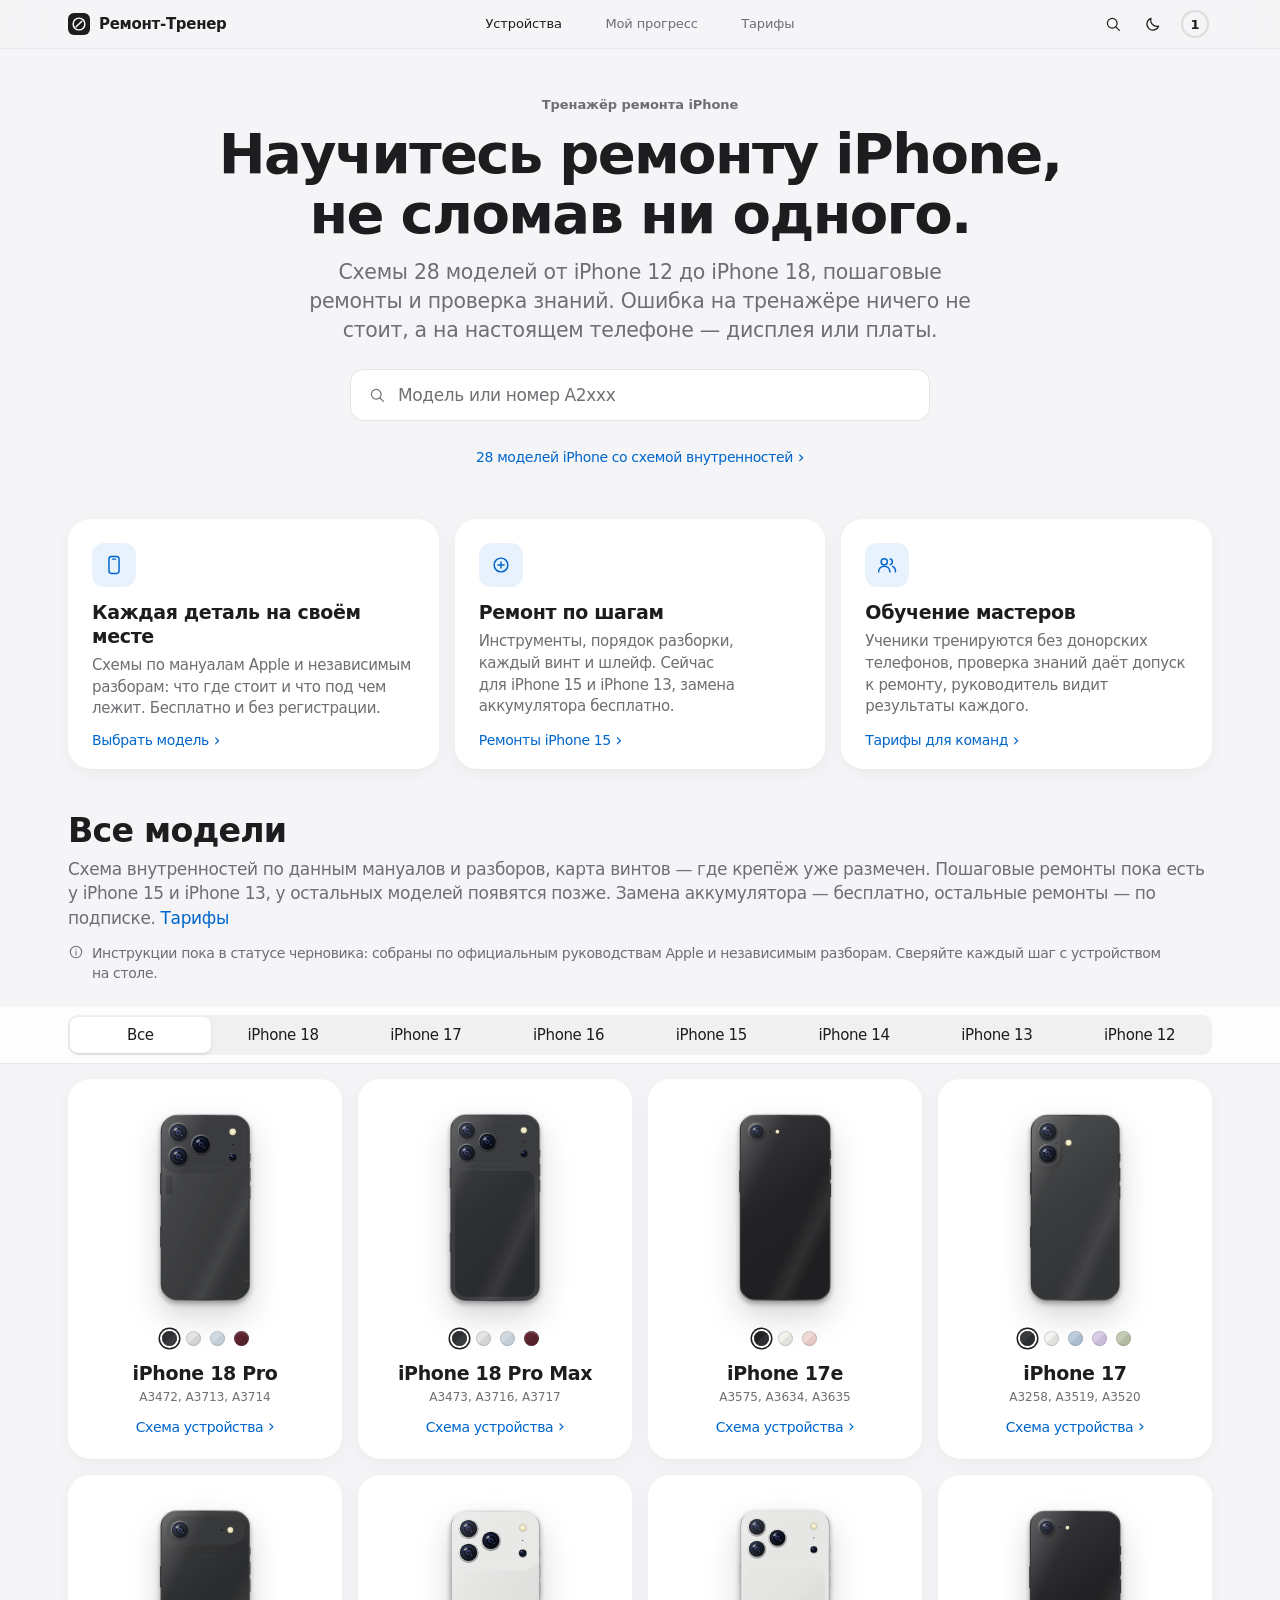
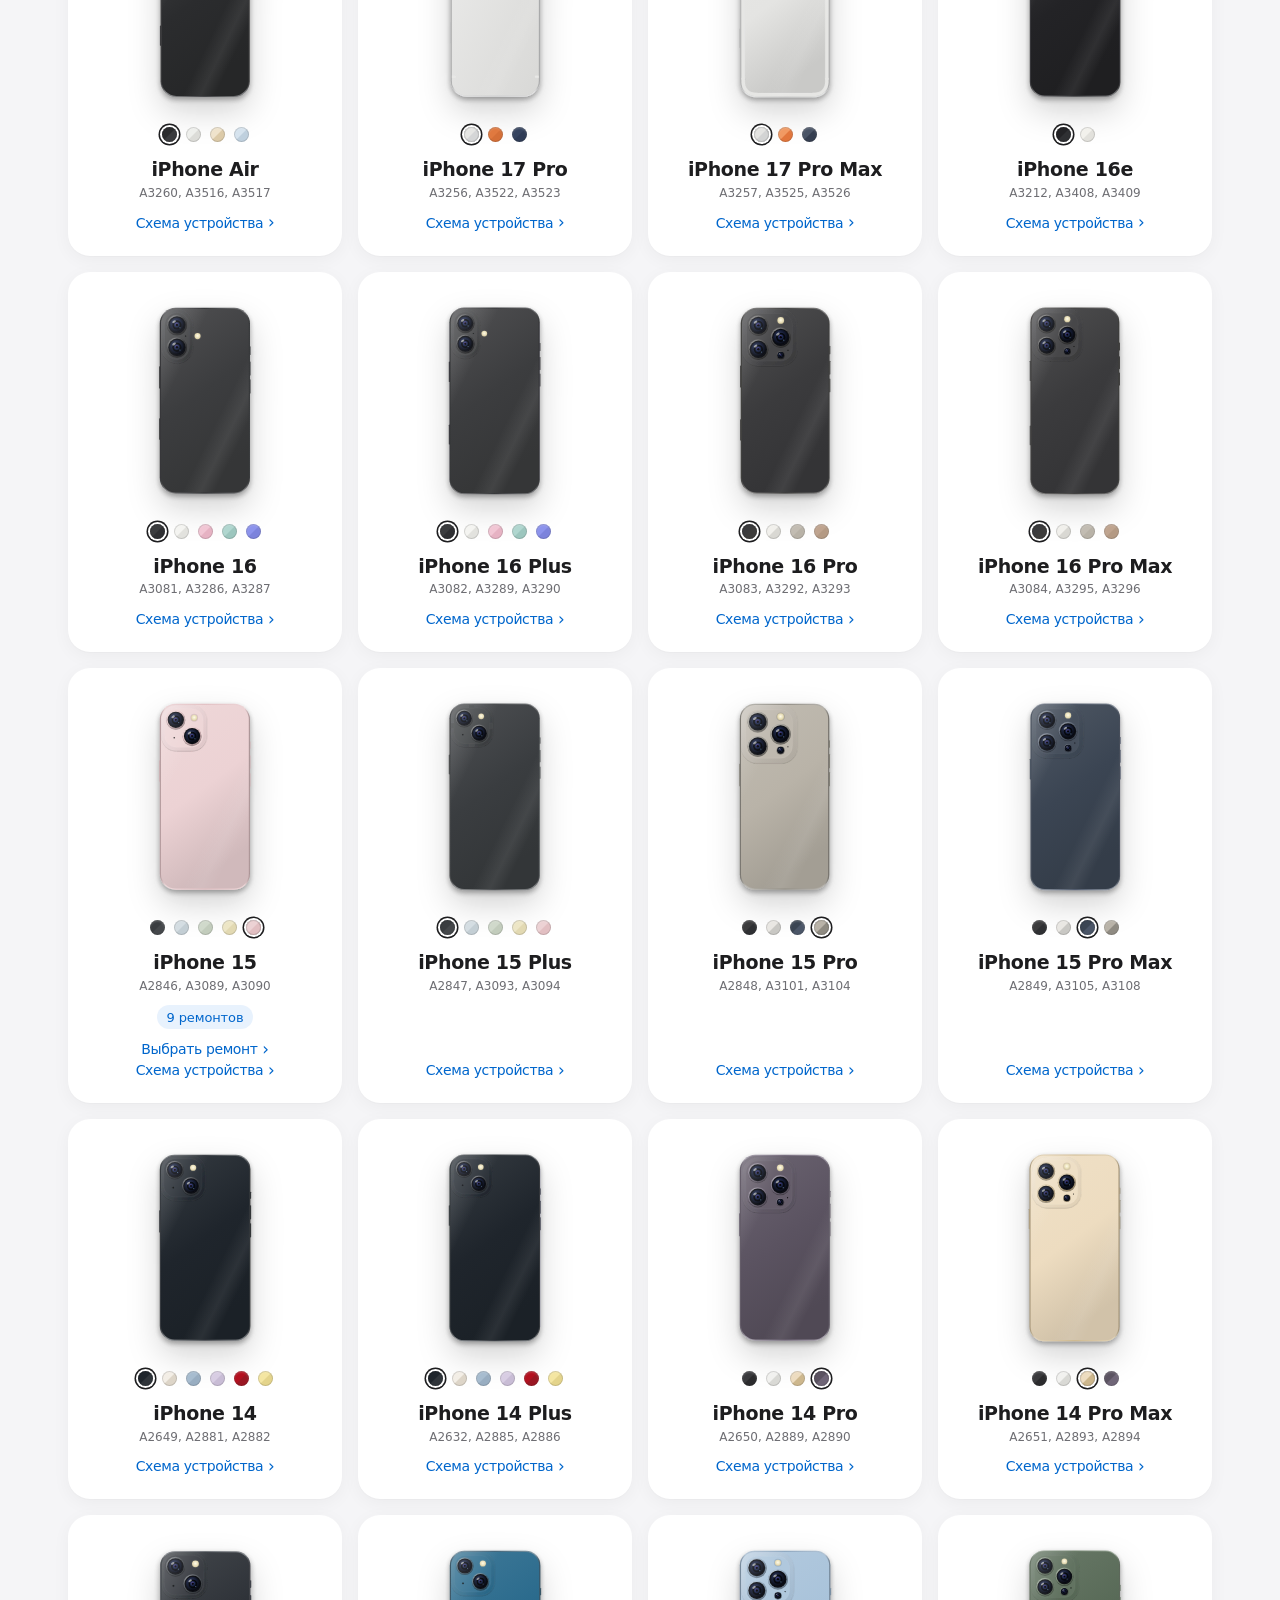
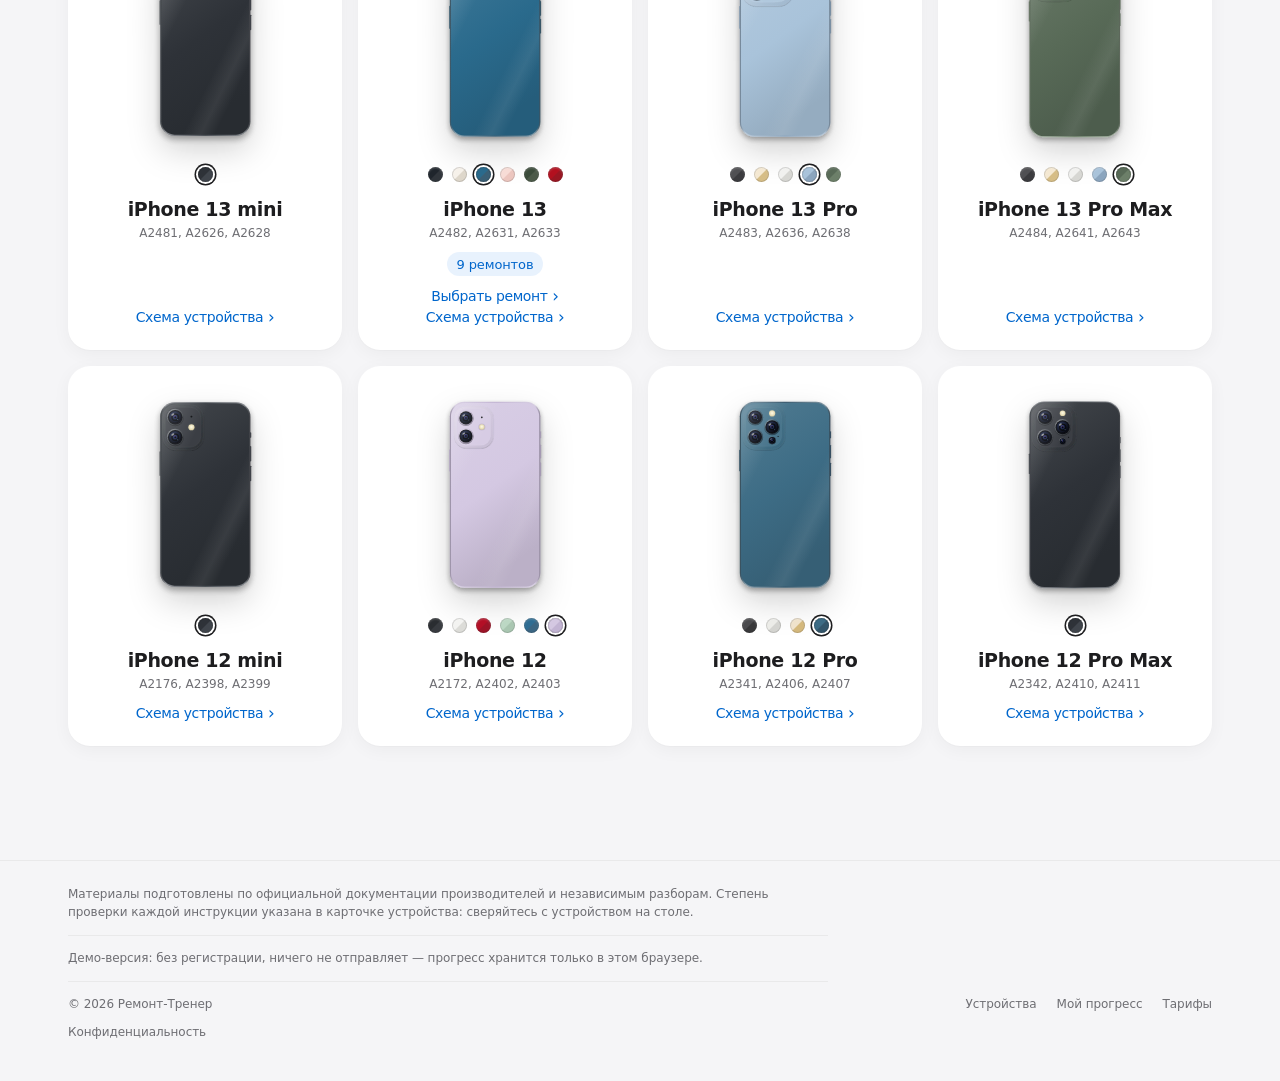
<file: index.html>
<!doctype html>
<html lang="ru">
  <head>
    <meta charset="UTF-8" />
    <meta name="viewport" content="width=device-width, initial-scale=1, viewport-fit=cover" />
    <meta name="theme-color" content="#f5f5f7" />
    <meta name="description" content="Пошаговый интерактивный тренажёр для мастеров по ремонту iPhone" />
    <link rel="icon" href="./icon.svg" type="image/svg+xml" />
    <link rel="apple-touch-icon" href="./icon-192.png" />
    <title>Ремонт-Тренер</title>
    <script>
      // тема до загрузки приложения, чтобы при тёмной теме не мигал светлый фон
      try {
        var t = (JSON.parse(localStorage.getItem('remont-trainer:v1') || '{}').theme) || 'system';
        var d = t === 'dark' || (t === 'system' && matchMedia('(prefers-color-scheme: dark)').matches);
        document.documentElement.setAttribute('data-theme', d ? 'dark' : 'light');
        document.documentElement.style.background = d ? '#000' : '#f5f5f7';
      } catch (e) {}
    </script>
    <script type="module" crossorigin src="./assets/index-BT3vFA3B.js"></script>
    <link rel="stylesheet" crossorigin href="./assets/index-BqU4Q0Ll.css">
  <link rel="manifest" href="./manifest.webmanifest"></head>
  <body>
    <div id="root"></div>
    <noscript>
      <p>Для работы тренажёра нужен JavaScript. <a href="./legal/privacy.html">Конфиденциальность</a></p>
    </noscript>
  </body>
</html>
</file>
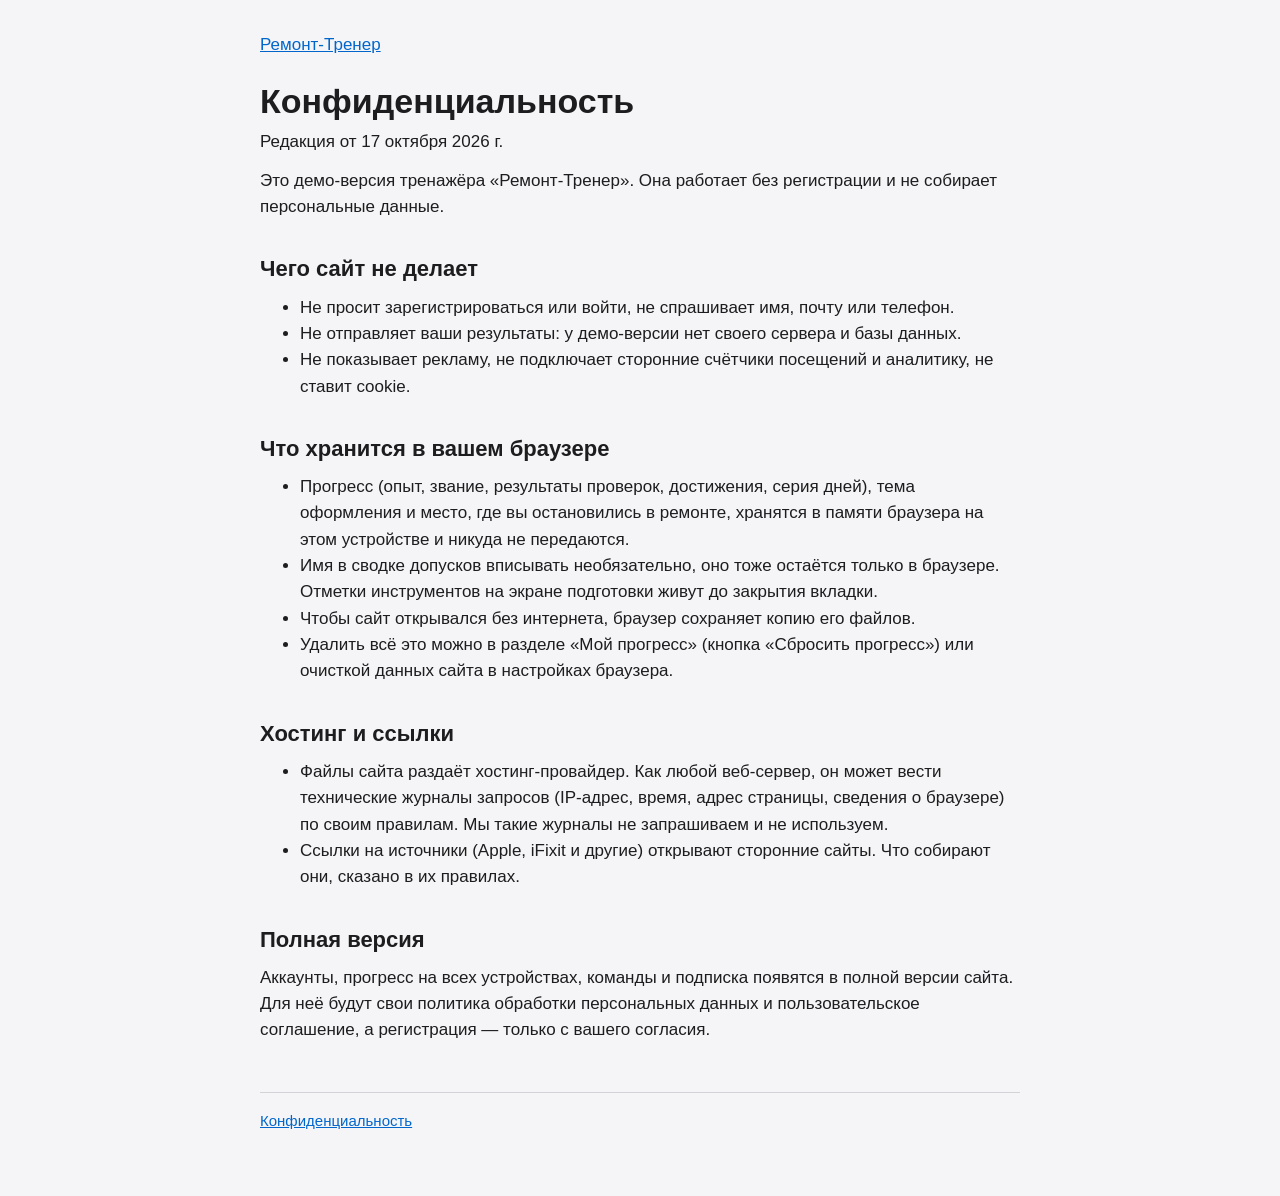
<file: legal/privacy.html>
<!doctype html>
<html lang="ru">
<head>
  <meta charset="utf-8">
  <meta name="viewport" content="width=device-width, initial-scale=1">
  <title>Конфиденциальность — Ремонт-Тренер</title>
  <link rel="icon" href="../icon.svg" type="image/svg+xml">
  <style>
    :root { color-scheme: light dark; --bg: #f5f5f7; --text: #1d1d1f; --text-2: #6e6e73; --sep: #d2d2d7; --link: #0066cc; --mark: #ffe8a3; --surface: #fff; }
    @media (prefers-color-scheme: dark) { :root { --bg: #000; --text: #f5f5f7; --text-2: #a1a1a6; --sep: #424245; --link: #2997ff; --mark: #5c4a12; --surface: #1c1c1e; } }
    body { margin: 0; background: var(--bg); color: var(--text); font: 17px/1.55 -apple-system, BlinkMacSystemFont, "Segoe UI", Roboto, Arial, sans-serif; }
    main { max-width: 760px; margin: 0 auto; padding: 32px 16px 64px; }
    header a, a { color: var(--link); }
    h1 { font-size: 34px; line-height: 1.15; margin: 24px 0 8px; }
    h2 { font-size: 22px; margin: 32px 0 8px; }
    h3 { font-size: 18px; margin: 24px 0 8px; }
    p, ul, ol { margin: 0 0 12px; }
    ol { list-style: none; padding-left: 0; }
    ol li { padding-left: 1.6em; text-indent: -1.6em; }
    code { font: 15px ui-monospace, Menlo, Consolas, monospace; }
    hr { border: 0; border-top: 1px solid var(--sep); margin: 32px 0; }
    blockquote { margin: 0 0 12px; padding: 12px 16px; border-left: 3px solid var(--sep); background: var(--surface); }
    blockquote p { margin: 0; }
    .lg-table { overflow-x: auto; margin: 0 0 12px; }
    table { border-collapse: collapse; min-width: 100%; font-size: 15px; }
    th, td { text-align: left; vertical-align: top; padding: 8px 12px 8px 0; border-bottom: 1px solid var(--sep); }
    .lg-todo { background: var(--mark); color: inherit; padding: 0 3px; border-radius: 4px; }
    .lg-field { color: var(--text-2); }
    nav { margin-top: 48px; padding-top: 16px; border-top: 1px solid var(--sep); display: flex; flex-direction: column; gap: 6px; font-size: 15px; }
  </style>
</head>
<body>
  <main>
    <header><a href="../">Ремонт-Тренер</a></header>
    <h1>Конфиденциальность</h1>
    <p>Редакция от 17 октября 2026 г.</p>
<p>Это демо-версия тренажёра «Ремонт-Тренер». Она работает без регистрации и не собирает персональные данные.</p>
<h2>Чего сайт не делает</h2>
<ul><li>Не просит зарегистрироваться или войти, не спрашивает имя, почту или телефон.</li><li>Не отправляет ваши результаты: у демо-версии нет своего сервера и базы данных.</li><li>Не показывает рекламу, не подключает сторонние счётчики посещений и аналитику, не ставит cookie.</li></ul>
<h2>Что хранится в вашем браузере</h2>
<ul><li>Прогресс (опыт, звание, результаты проверок, достижения, серия дней), тема оформления и место, где вы остановились в ремонте, хранятся в памяти браузера на этом устройстве и никуда не передаются.</li><li>Имя в сводке допусков вписывать необязательно, оно тоже остаётся только в браузере. Отметки инструментов на экране подготовки живут до закрытия вкладки.</li><li>Чтобы сайт открывался без интернета, браузер сохраняет копию его файлов.</li><li>Удалить всё это можно в разделе «Мой прогресс» (кнопка «Сбросить прогресс») или очисткой данных сайта в настройках браузера.</li></ul>
<h2>Хостинг и ссылки</h2>
<ul><li>Файлы сайта раздаёт хостинг-провайдер. Как любой веб-сервер, он может вести технические журналы запросов (IP-адрес, время, адрес страницы, сведения о браузере) по своим правилам. Мы такие журналы не запрашиваем и не используем.</li><li>Ссылки на источники (Apple, iFixit и другие) открывают сторонние сайты. Что собирают они, сказано в их правилах.</li></ul>
<h2>Полная версия</h2>
<p>Аккаунты, прогресс на всех устройствах, команды и подписка появятся в полной версии сайта. Для неё будут свои политика обработки персональных данных и пользовательское соглашение, а регистрация — только с вашего согласия.</p>
    <nav aria-label="Документы">
      <a href="privacy.html">Конфиденциальность</a>
    </nav>
  </main>
</body>
</html>
</file>
<file: assets/index-BqU4Q0Ll.css>
.cx-apple{--cx-font:-apple-system, BlinkMacSystemFont, "SF Pro Text", "Segoe UI Variable Text", "Segoe UI", Inter, system-ui, Roboto, "Helvetica Neue", Arial, sans-serif;--cx-font-d:-apple-system, BlinkMacSystemFont, "SF Pro Display", "Segoe UI Variable Display", "Segoe UI", Inter, system-ui, Roboto, "Helvetica Neue", Arial, sans-serif;--cx-bg:#f5f5f7;--cx-surface:#fff;--cx-surface-2:#fafafc;--cx-fill:#0000000d;--cx-fill-2:#00000017;--cx-fill-strong:#d2d2d7;--cx-sep:#0000001a;--cx-text:#1d1d1f;--cx-text-2:#6e6e73;--cx-text-3:#6f6f74;--cx-blue:#0071e3;--cx-blue-hover:#0077ed;--cx-blue-press:#006edb;--cx-link:#06c;--cx-blue-soft:#0071e317;--cx-green:#1d7f37;--cx-green-dot:#34c759;--cx-green-soft:#34c75921;--cx-amber:#a14a00;--cx-amber-dot:#ff9f0a;--cx-amber-soft:#ff9f0a24;--cx-red:#c9001a;--cx-red-text:#c9001a;--cx-red-soft:#ff3b3014;--cx-btn:#0071e3;--cx-btn-hover:#06c;--cx-btn-press:#005bb5;--cx-nav-bg:#f5f5f7cc;--cx-local-bg:#fffc;--cx-seg-on:#fff;--cx-stage-1:#fff;--cx-stage-2:#ececf0;--cx-mat-1:#fbfbfd;--cx-mat-2:#e6e6ea;--cx-shadow:0 1px 1px #00000005, 0 4px 18px #0000000b;--cx-shadow-lift:0 2px 4px #00000008, 0 12px 36px #00000017;--cx-phone-shadow:drop-shadow(0 22px 26px #0003) drop-shadow(0 3px 4px #0000001a);--cx-mark-ink:#fff;--cx-avatar:linear-gradient(180deg, #a5abb8 0%, #858994 100%);--cx-r-xl:28px;--cx-r:22px;--cx-r-sm:14px;--cx-r-xs:10px;--target:#0a84ff;--ok:#30d158;--bad:#ff453a;--surface:#fff;--muted:#6e6e73;--shadow:0 1px 4px #00000024;--cx-hero-phone:min(58dvh, 560px);--cx-card-phone:196px;--cx-access-phone:220px;background:var(--cx-bg);min-height:100dvh;color:var(--cx-text);font-family:var(--cx-font);letter-spacing:-.022em;-webkit-font-smoothing:antialiased;-moz-osx-font-smoothing:grayscale;text-rendering:optimizelegibility;--lightningcss-light:initial;--lightningcss-dark: ;color-scheme:light;font-size:17px;line-height:1.47;position:relative}.cx-apple.is-dark{--cx-bg:#000;--cx-surface:#1c1c1e;--cx-surface-2:#232326;--cx-fill:#ffffff1a;--cx-fill-2:#ffffff29;--cx-fill-strong:#3a3a3c;--cx-sep:#ffffff24;--cx-text:#f5f5f7;--cx-text-2:#a1a1a6;--cx-text-3:#86868b;--cx-blue:#0a84ff;--cx-blue-hover:#2e93ff;--cx-blue-press:#0071e3;--cx-link:#2997ff;--cx-blue-soft:#0a84ff2e;--cx-green:#30d158;--cx-green-dot:#30d158;--cx-green-soft:#30d15829;--cx-amber:#ff9f0a;--cx-amber-dot:#ff9f0a;--cx-amber-soft:#ff9f0a29;--cx-red:#ff453a;--cx-red-text:#ff6961;--cx-red-soft:#ff453a26;--cx-nav-bg:#000000b8;--cx-local-bg:#1c1c1eb8;--cx-seg-on:#636366;--cx-stage-1:#2a2a2e;--cx-stage-2:#121214;--cx-mat-1:#2a2a2e;--cx-mat-2:#111113;--cx-shadow:none;--cx-shadow-lift:0 16px 44px #0009;--cx-phone-shadow:drop-shadow(0 22px 26px #0000008c);--cx-mark-ink:#000;--cx-avatar:linear-gradient(180deg, #6e6e73 0%, #48484a 100%);--surface:#2c2c2e;--shadow:0 1px 4px #00000080;--lightningcss-light: ;--lightningcss-dark:initial;color-scheme:dark}.cx-apple *,.cx-apple :before,.cx-apple :after{box-sizing:border-box}.cx-apple h1,.cx-apple h2,.cx-apple h3,.cx-apple h4,.cx-apple p,.cx-apple ul,.cx-apple ol,.cx-apple dl,.cx-apple dd,.cx-apple figure,.cx-apple fieldset{margin:0;padding:0}.cx-apple ul,.cx-apple ol{list-style:none}.cx-apple a{color:inherit;text-decoration:none}.cx-apple button{font:inherit;letter-spacing:inherit;color:inherit;cursor:pointer;background:0 0;border:0;padding:0}.cx-apple button:is(:disabled,[aria-disabled=true]){cursor:default}.cx-apple input{font:inherit;letter-spacing:inherit;color:inherit}.cx-apple :focus-visible{outline:2px solid var(--cx-blue);outline-offset:2px;border-radius:6px}.cx-apple .sr{clip:rect(0 0 0 0);white-space:nowrap;width:1px;height:1px;position:absolute;overflow:hidden}.cx-apple small{color:var(--cx-text-2);letter-spacing:-.01em;font-size:.6em;font-weight:500}.cx-apple .cx-h1{font:600 clamp(36px, 4.4vw, 56px)/1.07 var(--cx-font-d);letter-spacing:-.03em;text-wrap:balance}.cx-apple .cx-h1-model{letter-spacing:-.035em;font-size:clamp(46px,5.6vw,76px)}.cx-apple .cx-h2{font:600 clamp(26px, 2.6vw, 34px)/1.15 var(--cx-font-d);letter-spacing:-.024em}.cx-apple .cx-h3{font:600 clamp(21px, 1.9vw, 24px)/1.2 var(--cx-font-d);letter-spacing:-.02em}.cx-apple .cx-h4{font:600 19px/1.25 var(--cx-font-d);letter-spacing:-.018em}.cx-apple .cx-lede{font:400 clamp(17px, 1.6vw, 21px)/1.42 var(--cx-font-d);letter-spacing:-.014em;color:var(--cx-text-2);text-wrap:pretty;max-width:680px;margin:14px auto 0}.cx-apple .cx-lede.left{margin-left:0;margin-right:0}.cx-apple .cx-sub{color:var(--cx-text-2);text-wrap:pretty;max-width:620px;margin-top:6px;font-size:16px;line-height:1.45}.cx-apple .cx-center .cx-sub{margin-left:auto;margin-right:auto}.cx-apple .cx-sub-steady{display:grid}.cx-apple .cx-sub-steady>span{grid-area:1/1}.cx-apple .cx-sub-steady>span+span{visibility:hidden}.cx-apple .cx-eyebrow{font:600 13px/1.2 var(--cx-font);letter-spacing:-.005em;color:var(--cx-text-2);margin-bottom:8px}.cx-apple .cx-quiet{color:var(--cx-text-2);font-size:14px}.cx-apple .cx-hint{color:var(--cx-text-2);font-size:15px;line-height:1.45}.cx-apple .cx-empty{padding:24px 0}.cx-apple .cx-stats b,.cx-apple .cx-facts b,.cx-apple .cx-step-n,.cx-apple .cx-history,.cx-apple .cx-repair-meta,.cx-apple .cx-ring b,.cx-apple .cx-group,.cx-apple .cx-tray-list,.cx-apple .cx-ac-t span,.cx-apple .cx-tag,.cx-apple .cx-tray-btn i,.cx-apple .cx-chip{font-variant-numeric:tabular-nums}.cx-apple .cx-wrap{width:100%;max-width:1240px;margin:0 auto;padding:0 clamp(16px,4vw,48px)}.cx-apple .cx-center{text-align:center}.cx-apple .cx-main{min-height:calc(100dvh - 188px)}.cx-apple .cx-hero{padding:clamp(40px,6vw,88px) 0 clamp(16px,2vw,24px)}.cx-apple .cx-sec{padding-top:clamp(64px,7vw,96px)}.cx-apple .cx-sec-first{padding-top:clamp(40px,4.4vw,64px)}.cx-apple .cx-sec-head{margin-bottom:24px}.cx-apple .cx-sec-head.row{flex-wrap:wrap;justify-content:space-between;align-items:flex-end;gap:16px 32px;display:flex}.cx-apple .cx-sec-head.row>div:first-child{flex:360px;min-width:0}.cx-apple .cx-scroll-x{scrollbar-width:none;max-width:100%;overflow-x:auto}.cx-apple .cx-scroll-x::-webkit-scrollbar{display:none}.cx-apple .cx-btn{background:var(--cx-btn);color:#fff;min-height:44px;font:500 17px/1.1 var(--cx-font);letter-spacing:-.022em;white-space:nowrap;border-radius:980px;justify-content:center;align-items:center;gap:8px;padding:0 22px;transition:background .2s,transform .15s,opacity .2s,color .2s;display:inline-flex}.cx-apple .cx-btn:hover:not(:disabled,[aria-disabled=true]){background:var(--cx-btn-hover)}.cx-apple .cx-btn:active:not(:disabled,[aria-disabled=true]){background:var(--cx-btn-press);transform:scale(.985)}.cx-apple .cx-btn:is(:disabled,[aria-disabled=true]){background:var(--cx-fill);color:var(--cx-text-3)}.cx-apple .cx-btn.lg{min-height:50px;padding:0 30px}.cx-apple .cx-btn.sm{min-height:32px;padding:0 15px;font-size:14px}.cx-apple .cx-btn.secondary{background:var(--cx-fill);color:var(--cx-text)}.cx-apple .cx-btn.secondary:hover:not(:disabled,[aria-disabled=true]){background:var(--cx-fill-2)}.cx-apple .cx-btn.secondary:is(:disabled,[aria-disabled=true]){opacity:.45}.cx-apple .cx-btn.icon{flex:none;width:52px;padding:0}.cx-apple .cx-btn.grow{flex:1}.cx-apple .cx-link{color:var(--cx-link);cursor:pointer;white-space:nowrap;align-items:center;font-size:17px;line-height:1.2;display:inline-flex}.cx-apple .cx-link:after{content:"›";margin-left:.28em;font-size:1.2em;line-height:0;transition:transform .2s;position:relative;top:-.04em}.cx-apple .cx-link:hover{text-decoration:underline}.cx-apple .cx-link:hover:after{transform:translate(2px)}.cx-apple .cx-link.sm{font-size:14px}.cx-apple .cx-link.up:after{content:none}.cx-apple .cx-icon-btn{width:34px;height:34px;color:var(--cx-text);border-radius:50%;place-items:center;transition:background .2s;display:inline-grid}.cx-apple .cx-icon-btn:hover{background:var(--cx-fill)}.cx-apple .cx-nav{z-index:100;background:var(--cx-nav-bg);-webkit-backdrop-filter:saturate(180%)blur(20px);backdrop-filter:saturate(180%)blur(20px);height:48px;box-shadow:0 .5px 0 var(--cx-sep);position:sticky;top:0}.cx-apple .cx-nav-in{grid-template-columns:1fr auto 1fr;align-items:center;gap:16px;max-width:1240px;height:100%;margin:0 auto;padding:0 clamp(16px,4vw,48px);display:grid}.cx-apple .cx-brand{font:600 15px/1 var(--cx-font-d);letter-spacing:-.02em;white-space:nowrap;justify-self:start;align-items:center;gap:9px;display:inline-flex}.cx-apple .cx-mark{color:var(--cx-text);flex:none}.cx-apple .cx-links{gap:clamp(20px,3.4vw,44px);display:flex}.cx-apple .cx-links a{color:var(--cx-text-2);letter-spacing:-.01em;white-space:nowrap;padding:14px 0;font-size:13px;transition:color .2s}.cx-apple .cx-links a:hover,.cx-apple .cx-links a.on{color:var(--cx-text)}.cx-apple .cx-nav-tools{justify-self:end;align-items:center;gap:6px;display:flex}.cx-apple .cx-menu-btn,.cx-apple .cx-menu{display:none}.cx-apple .cx-footer{background:var(--cx-bg);box-shadow:0 -.5px 0 var(--cx-sep);color:var(--cx-text-2);letter-spacing:-.005em;margin-top:clamp(80px,9vw,120px);padding:24px 0 40px;font-size:12px;line-height:1.5}.cx-apple .cx-footer p{max-width:760px;box-shadow:0 .5px 0 var(--cx-sep);margin-bottom:14px;padding-bottom:14px}.cx-apple .cx-footer-row{flex-wrap:wrap;justify-content:space-between;gap:12px 16px;display:flex}.cx-apple .cx-footer-links{gap:20px;display:flex}.cx-apple .cx-footer-links a:hover{color:var(--cx-text);text-decoration:underline}.cx-apple .cx-seg{border-radius:var(--cx-r-xs);background:var(--cx-fill);gap:2px;padding:2px;display:inline-flex}.cx-apple .cx-seg button{white-space:nowrap;min-height:32px;color:var(--cx-text);border-radius:8px;padding:0 15px;font-size:14px;font-weight:500;transition:background .2s,box-shadow .2s,color .2s}.cx-apple .cx-seg button:not(.on):hover{color:var(--cx-text-2)}.cx-apple .cx-seg button.on{background:var(--cx-seg-on);box-shadow:0 1px 2px #0000001a,0 2px 6px #0000000d}.cx-apple .cx-seg.sm button{min-height:28px;padding:0 12px;font-size:13px}.cx-apple .cx-switch{background:var(--cx-fill-strong);border-radius:980px;flex:none;width:51px;height:31px;transition:background .25s;position:relative}.cx-apple .cx-switch i{background:#fff;border-radius:50%;width:27px;height:27px;transition:transform .25s cubic-bezier(.3,.7,.3,1);position:absolute;top:2px;left:2px;box-shadow:0 2px 4px #0003}.cx-apple .cx-switch.on{background:#34c759}@media (hover:hover){.cx-apple .cx-switch:hover{box-shadow:inset 0 0 0 99px var(--cx-fill)}}.cx-apple .cx-switch.on i{transform:translate(20px)}.cx-apple .cx-chip{letter-spacing:-.01em;white-space:nowrap;background:var(--cx-fill);min-height:24px;color:var(--cx-text-2);border-radius:980px;align-items:center;gap:6px;padding:0 10px;font-size:13px;font-weight:500;line-height:1;display:inline-flex}.cx-apple .cx-chip i{background:currentColor;border-radius:50%;width:6px;height:6px}.cx-apple .cx-chip.tone-green{background:var(--cx-green-soft);color:var(--cx-green)}.cx-apple .cx-chip.tone-amber{background:var(--cx-amber-soft);color:var(--cx-amber)}.cx-apple .cx-chip.tone-blue{background:var(--cx-blue-soft);color:var(--cx-link)}.cx-apple .cx-chip.tone-red{background:var(--cx-red-soft);color:var(--cx-red-text)}.cx-apple .cx-bar{background:var(--cx-fill);border-radius:99px;height:4px;display:block;overflow:hidden}.cx-apple .cx-bar i{background:var(--cx-blue);border-radius:99px;height:100%;transition:width .5s cubic-bezier(.2,.7,.2,1);display:block}.cx-apple .cx-bar.tone-green i{background:var(--cx-green-dot)}.cx-apple .cx-bar.tone-amber i{background:var(--cx-amber-dot)}.cx-apple .cx-diff{gap:3px;display:inline-flex}.cx-apple .cx-diff i{background:var(--cx-fill-strong);border-radius:50%;width:6px;height:6px}.cx-apple .cx-diff i.on{background:var(--cx-text)}.cx-apple .cx-ring{place-items:center;display:inline-grid;position:relative}.cx-apple .cx-ring svg{position:absolute;inset:0}.cx-apple .cx-ring .bg{fill:none;stroke:var(--cx-fill);stroke-width:6px}.cx-apple .cx-ring .fg{fill:none;stroke:var(--cx-blue);stroke-width:6px;stroke-linecap:round;transition:stroke-dasharray .6s}.cx-apple .cx-ring b{font:600 30px/1 var(--cx-font-d);letter-spacing:-.03em;position:relative}.cx-apple .cx-ring b small{font-size:.5em}.cx-apple .cx-phone{flex:none;display:block;position:relative}.cx-apple .cx-phone-svg{width:100%;height:100%;display:block;overflow:visible}.cx-apple .cx-lock{pointer-events:none;width:100%;height:100%;display:block;position:absolute;inset:0;overflow:visible}.cx-apple .cx-swatches{align-items:center;gap:12px;display:inline-flex}.cx-apple .cx-swatch{background:linear-gradient(135deg, var(--g) 0%, var(--g) 48%, var(--f) 52%, var(--f) 100%);border-radius:50%;flex:none;width:26px;height:26px;transition:transform .2s,box-shadow .2s;position:relative;box-shadow:inset 0 0 0 1px #00000024,inset 0 1px 2px #ffffff4d}.cx-apple .cx-swatches.sm{gap:9px}.cx-apple .cx-swatches.sm .cx-swatch{width:15px;height:15px}.cx-apple button.cx-swatch:before{content:"";border-radius:50%;position:absolute;inset:-7px}.cx-apple button.cx-swatch:hover{transform:scale(1.08)}.cx-apple .cx-swatch.on{box-shadow:inset 0 0 0 1px #00000024, 0 0 0 2.5px var(--cx-bg), 0 0 0 4px var(--cx-blue)}.cx-apple .cx-card .cx-swatch.on{box-shadow:inset 0 0 0 1px #00000024, 0 0 0 2px var(--cx-surface), 0 0 0 3.5px var(--cx-text)}.cx-apple .cx-swatch.static{box-shadow:inset 0 0 0 1px #00000024}.cx-apple .cx-home-hero{padding:clamp(32px,3.8vw,56px) 0 0}.cx-apple .cx-home-hero+.cx-wrap+.cx-sec-first,.cx-apple .cx-home-hero+.cx-sec-first{padding-top:clamp(36px,3.4vw,48px)}.cx-apple .cx-search{background:var(--cx-surface);max-width:580px;height:52px;color:var(--cx-text-3);box-shadow:inset 0 0 0 1px var(--cx-sep);border-radius:14px;align-items:center;gap:10px;margin:24px auto 0;padding:0 18px;transition:box-shadow .2s;display:flex}.cx-apple .cx-search:focus-within{box-shadow:inset 0 0 0 1px var(--cx-blue), 0 0 0 4px var(--cx-blue-soft);color:var(--cx-text)}.cx-apple .cx-search input{min-width:0;height:100%;color:var(--cx-text);background:0 0;border:0;outline:0;flex:1;font-size:17px}.cx-apple .cx-search input::placeholder{color:var(--cx-text-3)}.cx-apple .cx-search button{background:var(--cx-fill-strong);width:22px;height:22px;color:var(--cx-surface);border-radius:50%;place-items:center;display:grid}.cx-apple .cx-resume{background:var(--cx-surface);max-width:760px;box-shadow:var(--cx-shadow);border-radius:18px;align-items:center;gap:14px;margin:24px auto 0;padding:12px 18px 12px 12px;transition:box-shadow .25s;display:flex}.cx-apple .cx-resume:hover{box-shadow:var(--cx-shadow-lift)}.cx-apple .cx-resume-ico{background:var(--cx-btn);color:#fff;border-radius:50%;flex:none;place-items:center;width:40px;height:40px;display:grid}.cx-apple .cx-resume-ico svg{margin-left:2px}.cx-apple .cx-resume-t{flex-direction:column;flex:1;min-width:0;line-height:1.3;display:flex}.cx-apple .cx-resume-t b{white-space:nowrap;text-overflow:ellipsis;font-size:16px;font-weight:600;overflow:hidden}.cx-apple .cx-resume-t span{color:var(--cx-text-2);white-space:nowrap;text-overflow:ellipsis;font-size:14px;overflow:hidden}.cx-apple .cx-resume-go{color:var(--cx-link);white-space:nowrap;align-items:center;gap:4px;font-size:15px;display:inline-flex}.cx-apple .cx-grid{grid-template-columns:repeat(4,minmax(0,1fr));gap:16px;display:grid}.cx-apple .cx-card{border-radius:var(--cx-r);background:var(--cx-surface);text-align:center;box-shadow:var(--cx-shadow);flex-direction:column;align-items:center;padding:32px 16px 24px;transition:box-shadow .25s;display:flex}.cx-apple .cx-card:hover{box-shadow:var(--cx-shadow-lift)}.cx-apple .cx-card-art{margin-bottom:24px;transition:transform .5s cubic-bezier(.2,.7,.2,1);display:block}.cx-apple .cx-card:hover .cx-card-art{transform:translateY(-4px)}.cx-apple .cx-card-art .cx-phone{filter:drop-shadow(0 14px 16px #00000029)drop-shadow(0 2px 3px #00000014)}.cx-apple .cx-card-t{font:600 19px/1.2 var(--cx-font-d);letter-spacing:-.018em;margin-top:16px}.cx-apple .cx-card-s{color:var(--cx-text-2);letter-spacing:0;margin:4px 0 12px;font-size:12px}.cx-apple .cx-card-rep{flex-wrap:wrap;justify-content:center;gap:6px;margin:-2px 0 12px;display:flex}.cx-apple .cx-card-links{flex-wrap:wrap;justify-content:center;gap:4px 18px;margin-top:auto;display:flex}.cx-apple .cx-soon{border-radius:var(--cx-r);background:var(--cx-surface);box-shadow:var(--cx-shadow);margin-top:16px;padding:28px clamp(20px,3vw,36px) 32px}.cx-apple .cx-soon-head{box-shadow:0 .5px 0 var(--cx-sep);justify-content:space-between;align-items:baseline;gap:12px;margin-bottom:20px;padding-bottom:16px;display:flex}.cx-apple .cx-soon-cols{grid-auto-columns:minmax(0,1fr);grid-auto-flow:column;gap:24px;display:grid}.cx-apple .cx-soon-col h4{color:var(--cx-text);letter-spacing:-.005em;margin-bottom:8px;font-size:13px;font-weight:600}.cx-apple .cx-soon-col li{color:var(--cx-text-2);font-size:14px;line-height:1.85}.cx-apple .cx-local{z-index:90;background:var(--cx-local-bg);-webkit-backdrop-filter:saturate(180%)blur(20px);backdrop-filter:saturate(180%)blur(20px);height:52px;box-shadow:0 .5px 0 var(--cx-sep);position:sticky;top:48px}.cx-apple .cx-local-in{align-items:center;gap:24px;max-width:1240px;height:100%;margin:0 auto;padding:0 clamp(16px,4vw,48px);display:flex}.cx-apple .cx-local-title{font:600 21px/1 var(--cx-font-d);letter-spacing:-.02em;white-space:nowrap;margin-right:auto}.cx-apple .cx-local-links{gap:26px;display:flex}.cx-apple .cx-local-links button{color:var(--cx-text-2);padding:10px 0;font-size:12px;transition:color .2s}.cx-apple .cx-local-links button:hover{color:var(--cx-text)}.cx-apple .cx-mhero{padding:20px 0 0}.cx-apple .cx-back{background:var(--cx-fill);min-height:44px;color:var(--cx-text);letter-spacing:-.012em;border-radius:980px;align-items:center;gap:4px;padding:0 18px 0 12px;font-size:17px;font-weight:500;transition:background .2s;display:inline-flex}.cx-apple .cx-back:hover{background:var(--cx-fill-2)}.cx-apple .cx-back svg{color:var(--cx-link)}.cx-apple .cx-mhero-grid{grid-template-columns:minmax(0,.82fr) minmax(0,1.18fr);align-items:center;gap:clamp(32px,4.4vw,64px);margin-top:20px;display:grid}.cx-apple .cx-mhero-copy .cx-lede{margin-top:20px;font-size:clamp(17px,1.5vw,20px)}.cx-apple .cx-mhero-cta{flex-wrap:wrap;align-items:center;gap:14px 28px;margin-top:32px;display:flex}.cx-apple .cx-stage{min-width:0}.cx-apple .cx-stage-view{border-radius:var(--cx-r-xl);background:radial-gradient(80% 64% at 50% 40%, var(--cx-stage-1) 0%, var(--cx-stage-1) 28%, var(--cx-stage-2) 100%);place-items:center;padding:56px 20px 64px;display:grid;position:relative;overflow:hidden}.cx-apple .cx-stage-view:after{content:"";filter:blur(6px);background:radial-gradient(closest-side,#0003,#0000);width:46%;height:26px;position:absolute;bottom:40px;left:50%;transform:translate(-50%)}.cx-apple .cx-stage-phones{z-index:1;justify-items:center;display:grid;position:relative}.cx-apple .cx-phone-btn{filter:var(--cx-phone-shadow);border-radius:0;grid-area:1/1;line-height:0;transition:transform .7s cubic-bezier(.2,.7,.2,1),opacity .5s;display:block}.cx-apple .cx-phone-btn.show{z-index:2;cursor:default;transform:translate(-25%)}.cx-apple .cx-phone-btn.hide{z-index:1;transform-origin:50% 100%;cursor:pointer;transform:translate(47%)scale(.86)}.cx-apple .cx-phone-btn.hide:hover{transform:translate(50%)scale(.87)}.cx-apple .cx-phone-btn:focus-visible{outline-offset:6px;border-radius:28px}.cx-apple .cx-stage-controls{flex-wrap:wrap;justify-content:center;align-items:center;gap:16px 32px;margin-top:24px;display:flex}.cx-apple .cx-colorpick{align-items:center;gap:16px;display:flex}.cx-apple .cx-colorname{color:var(--cx-text);white-space:nowrap;min-width:150px;font-size:14px}.cx-apple .cx-colorname span{color:var(--cx-text-2);margin-right:4px}.cx-apple .cx-facts{grid-template-columns:repeat(4,minmax(0,1fr));gap:16px;margin-top:clamp(40px,5vw,64px);display:grid}.cx-apple .cx-facts>div{border-radius:var(--cx-r);background:var(--cx-surface);box-shadow:var(--cx-shadow);flex-direction:column;gap:4px;min-width:0;padding:22px 24px 24px;display:flex}.cx-apple .cx-facts span{color:var(--cx-text-2);font-size:14px;line-height:1.35}.cx-apple .cx-facts>div>span:first-child{color:var(--cx-text-2);margin-bottom:4px;font-size:12px;font-weight:500}.cx-apple .cx-facts b{font:600 clamp(24px, 2.4vw, 32px)/1.1 var(--cx-font-d);letter-spacing:-.026em}.cx-apple .cx-facts b small{margin-left:2px;font-size:.55em}.cx-apple .cx-schem{border-radius:var(--cx-r-xl);background:var(--cx-surface);height:clamp(560px,76dvh,760px);box-shadow:var(--cx-shadow);grid-template-columns:minmax(0,1fr) 340px;display:grid;overflow:hidden}.cx-apple .cx-schem-stage{min-width:0;min-height:0}.cx-apple .cx-schem-stage .schematic{height:100%;min-height:0}.cx-apple .cx-schem-panel{box-shadow:-.5px 0 0 var(--cx-sep);flex-direction:column;gap:24px;padding:28px 24px;display:flex;overflow-y:auto}.cx-apple .cx-schem-panel>*{min-width:0}.cx-apple .cx-field{flex-direction:column;gap:10px;display:flex}.cx-apple .cx-field.grow{flex:1}.cx-apple .cx-field-l{color:var(--cx-text-2);letter-spacing:.02em;font-size:12px;font-weight:600}.cx-apple .cx-chips{flex-wrap:wrap;gap:6px;display:flex}.cx-apple .cx-fchip{background:var(--cx-fill);min-height:30px;color:var(--cx-text);border-radius:980px;padding:0 13px;font-size:13px;font-weight:500;transition:background .2s,color .2s}.cx-apple .cx-fchip:hover{background:var(--cx-fill-2)}.cx-apple .cx-fchip.on{background:var(--cx-text);color:var(--cx-bg)}.cx-apple .cx-schem-panel .cx-seg{display:flex}.cx-apple .cx-schem-panel .cx-seg button{flex:1}.cx-apple .cx-switch-row{justify-content:space-between;align-items:center;gap:16px;display:flex}.cx-apple .cx-switch-row span{flex-direction:column;line-height:1.3;display:flex}.cx-apple .cx-switch-row b{font-size:16px;font-weight:600}.cx-apple .cx-switch-row small{margin-top:2px;font-size:13px;font-weight:400}.cx-apple .cx-groups{flex-direction:column;gap:6px;margin-top:4px;display:flex}.cx-apple .cx-group{background:var(--cx-bg);text-align:left;border-radius:12px;grid-template-columns:64px 1fr auto;align-items:center;gap:10px;padding:9px 14px;font-size:14px;transition:background .2s,box-shadow .2s;display:grid}.cx-apple .cx-group:hover{background:var(--cx-fill)}.cx-apple .cx-group.on{box-shadow:inset 0 0 0 1.5px var(--cx-blue)}.cx-apple .cx-group span{color:var(--cx-text-2)}.cx-apple .cx-group em{font-style:normal;font-weight:600}.cx-apple .cx-group.nolen{grid-template-columns:1fr auto}.cx-apple .cx-group.nolen b{color:var(--cx-text);font-weight:600}.cx-apple .cx-subgroups{padding:2px 0 6px 14px}.cx-apple .cx-groups-note{color:var(--cx-text-2);text-wrap:pretty;margin:8px 2px 2px;font-size:13px;line-height:1.4}.cx-apple .cx-part{border-radius:var(--cx-r-sm);background:var(--cx-bg);flex-direction:column;gap:6px;padding:16px 18px;font-size:15px;line-height:1.4;display:flex}.cx-apple .cx-part b{font:600 17px/1.25 var(--cx-font-d)}.cx-apple .cx-part-kind{color:var(--cx-text-2);font-size:13px}.cx-apple .cx-part dl{gap:6px;margin-top:8px;display:grid}.cx-apple .cx-part dl div{justify-content:space-between;gap:12px;font-size:14px;display:flex}.cx-apple .cx-part dt{color:var(--cx-text-2)}.cx-apple .cx-part dd{text-align:right;font-weight:500}.cx-apple .cx-part p{color:var(--cx-text-2);margin-top:6px;font-size:14px}.cx-apple .schematic{background:radial-gradient(110% 90% at 50% 25%, var(--cx-mat-1) 0%, var(--cx-mat-2) 100%)}.cx-apple .sch-controls{gap:8px;bottom:14px;right:14px}.cx-apple .sch-controls button{color:#1d1d1f;-webkit-backdrop-filter:blur(14px);backdrop-filter:blur(14px);background:#ffffffe0;border-radius:50%;width:38px;height:38px;transition:transform .15s,background .2s;box-shadow:0 1px 2px #0000001a,0 4px 12px #0000001a}.cx-apple.is-dark .sch-controls button{color:#f5f5f7;background:#3c3c40db}.cx-apple .sch-controls button:hover{transform:scale(1.05)}.cx-apple .sch-controls button.on{background:var(--cx-text);color:var(--cx-bg)}.cx-apple .k-screw.target .body{fill:#b8dcff}.cx-apple .badge circle{fill:var(--cx-btn);stroke:#fff;stroke-width:.22px}.cx-apple .badge text{fill:#fff}.cx-apple .badge-done circle{fill:#30d158}.cx-apple .badge-done text{fill:#fff}.cx-apple .cinfo{font-size:13px;line-height:1.35}.cx-apple .cinfo .muted{color:var(--cx-text-2)}.cx-apple .cx-repairs{border-radius:var(--cx-r);background:var(--cx-surface);box-shadow:var(--cx-shadow);overflow:hidden}.cx-apple .cx-repair{box-shadow:0 -.5px 0 var(--cx-sep);grid-template-columns:44px minmax(0,1.7fr) minmax(0,1.3fr) minmax(0,1fr) 16px;align-items:center;gap:8px 20px;padding:18px 24px;transition:background .2s;display:grid;position:relative}.cx-apple .cx-repair:first-child{box-shadow:none}.cx-apple .cx-repair:not(.off):hover{background:var(--cx-surface-2)}.cx-apple .cx-repair.off .cx-repair-ico{opacity:.5}.cx-apple .cx-repair.off .cx-repair-t{color:var(--cx-text-2)}.cx-apple .cx-repair-ico{background:var(--cx-bg);width:44px;height:44px;color:var(--cx-text);border-radius:12px;place-items:center;display:grid}.cx-apple .cx-repair-main{flex-direction:column;min-width:0;display:flex}.cx-apple .cx-repair-t{font:600 17px/1.25 var(--cx-font-d);letter-spacing:-.018em}.cx-apple a.cx-repair-t:after{content:"";z-index:1;position:absolute;inset:0}.cx-apple .cx-repair-h{color:var(--cx-text-2);margin-top:2px;font-size:14px;line-height:1.35}.cx-apple .cx-repair-meta{color:var(--cx-text-2);grid-template-columns:116px 52px auto;align-items:center;gap:6px 16px;font-size:14px;display:grid}.cx-apple .cx-meta-i{white-space:nowrap;align-items:center;gap:6px;display:inline-flex}.cx-apple .cx-skel{background:var(--cx-fill);border-radius:7px;width:120px;height:14px}.cx-apple .cx-repair-state{z-index:2;flex-flow:column wrap;align-items:flex-start;gap:6px;display:flex;position:relative}.cx-apple .cx-repair-chev{color:var(--cx-text-3)}.cx-apple .cx-specs{grid-template-columns:minmax(0,1fr) minmax(0,1fr);align-items:start;gap:16px;display:grid}.cx-apple .cx-specs.one{grid-template-columns:minmax(0,760px)}.cx-apple .cx-spec-list,.cx-apple .cx-facts-card{border-radius:var(--cx-r);background:var(--cx-surface);box-shadow:var(--cx-shadow);padding:8px 28px}.cx-apple .cx-spec-list>div{box-shadow:0 -.5px 0 var(--cx-sep);grid-template-columns:170px minmax(0,1fr);gap:16px;padding:16px 0;display:grid}.cx-apple .cx-spec-list>div:first-child{box-shadow:none}.cx-apple .cx-spec-list dt{color:var(--cx-text-2);padding-top:1px;font-size:14px}.cx-apple .cx-spec-list dd{font-size:16px;font-weight:500}.cx-apple .cx-dd-note{color:var(--cx-text-2);margin-top:6px;font-size:13px;font-weight:400;line-height:1.4;display:block}.cx-apple .cx-facts-card{padding:26px 28px}.cx-apple .cx-keyfacts{flex-direction:column;gap:16px;margin:18px 0;display:flex}.cx-apple .cx-keyfacts li{grid-template-columns:24px 1fr;gap:12px;display:grid}.cx-apple .cx-keyfacts li span{background:var(--cx-fill);width:22px;height:22px;color:var(--cx-text-2);border-radius:50%;place-items:center;margin-top:1px;font-size:12px;font-weight:600;display:grid}.cx-apple .cx-keyfacts p{font-size:15px;line-height:1.5}.cx-apple .cx-rp{background:var(--cx-bg);grid-template-rows:auto auto minmax(0,1fr);height:100dvh;display:grid;overflow:hidden}.cx-apple .cx-rp-bar{grid-template-columns:1fr auto 1fr;align-items:center;gap:12px;height:56px;padding:0 clamp(12px,2vw,24px);display:grid}.cx-apple .cx-rp.loading .cx-rp-bar{justify-content:center;display:flex}.cx-apple .cx-rp-back{min-height:36px;color:var(--cx-link);border-radius:980px;justify-self:start;align-items:center;gap:2px;padding:0 12px 0 6px;font-size:15px;transition:background .2s;display:inline-flex}.cx-apple .cx-rp-back:hover{background:var(--cx-blue-soft)}.cx-apple .cx-rp-title{text-align:center;flex-direction:column;align-items:center;min-width:0;line-height:1.25;display:flex}.cx-apple .cx-rp-title b{font:600 16px/1.25 var(--cx-font-d);letter-spacing:-.015em;white-space:nowrap;text-overflow:ellipsis;max-width:46vw;overflow:hidden}.cx-apple .cx-rp-title span{color:var(--cx-text-2);font-size:12px}.cx-apple .cx-rp-tools{justify-content:flex-end;align-items:center;gap:10px;display:flex}.cx-apple .cx-tray-btn{background:var(--cx-fill);border-radius:980px;align-items:center;gap:7px;min-height:36px;padding:0 14px;font-size:14px;font-weight:500;transition:background .2s;display:inline-flex;position:relative}.cx-apple .cx-tray-btn:hover{background:var(--cx-fill-2)}.cx-apple .cx-tray-btn i{background:var(--cx-text);min-width:20px;height:20px;color:var(--cx-bg);border-radius:99px;place-items:center;padding:0 6px;font-size:12px;font-style:normal;font-weight:600;display:grid}.cx-apple .cx-rp-progress{gap:4px;padding:0 clamp(12px,2vw,24px) 12px;display:flex}.cx-apple .cx-rp-progress>span{background:var(--cx-fill-2);border-radius:99px;min-width:6px;height:4px;overflow:hidden}.cx-apple .cx-rp-progress i{background:var(--cx-blue);border-radius:99px;height:100%;transition:width .4s cubic-bezier(.2,.7,.2,1);display:block}.cx-apple .cx-rp-main{grid-template-columns:minmax(0,1fr) 440px;gap:12px;min-height:0;padding:0 clamp(8px,1.4vw,16px) clamp(8px,1.4vw,16px);display:grid}.cx-apple .cx-rp-stage{border-radius:var(--cx-r-xl);min-width:0;min-height:0;position:relative;overflow:hidden}.cx-apple .cx-rp-stage .schematic{height:100%;min-height:0}.cx-apple .cx-float{z-index:3;color:#fff;white-space:nowrap;-webkit-backdrop-filter:blur(16px);backdrop-filter:blur(16px);pointer-events:none;background:#1d1d1fdb;border-radius:980px;align-items:center;gap:8px;max-width:calc(100% - 32px);min-height:40px;padding:0 18px;font-size:15px;font-weight:500;display:inline-flex;position:absolute;top:16px;left:50%;transform:translate(-50%);box-shadow:0 6px 24px #0000002e}.cx-apple .cx-float.info{color:#1d1d1f;white-space:normal;background:#ffffffe6;border-radius:18px;max-width:min(420px,100% - 80px);min-height:40px;padding:10px 16px;left:16px;transform:none}.cx-apple.is-dark .cx-float.info{color:#f5f5f7;background:#323236e6}.cx-apple .cx-rp-panel{border-radius:var(--cx-r-xl);background:var(--cx-surface);flex-direction:column;min-width:0;min-height:0;display:flex;overflow:hidden}.cx-apple .cx-rp-body{flex-direction:column;flex:1;min-height:0;display:flex;position:relative}.cx-apple .cx-rp-scroll{overscroll-behavior:contain;flex-direction:column;flex:1;gap:16px;min-height:0;padding:28px 32px 16px;display:flex;overflow-y:auto}.cx-apple .cx-rp-scroll.fade-t{-webkit-mask-image:linear-gradient(#0000,#000 12px);mask-image:linear-gradient(#0000,#000 12px)}.cx-apple .cx-rp-scroll.fade-b{-webkit-mask-image:linear-gradient(#000 calc(100% - 48px),#0000);mask-image:linear-gradient(#000 calc(100% - 48px),#0000)}.cx-apple .cx-rp-scroll.fade-t.fade-b{-webkit-mask-image:linear-gradient(#0000,#000 12px calc(100% - 48px),#0000);mask-image:linear-gradient(#0000,#000 12px calc(100% - 48px),#0000)}.cx-apple .cx-rp-more{background:var(--cx-surface);min-height:32px;color:var(--cx-link);box-shadow:0 0 0 .5px var(--cx-sep), 0 4px 14px #0000001a;border-radius:980px;align-items:center;gap:4px;padding:0 14px;font-size:14px;font-weight:500;animation:.2s ease-out cx-fade;display:inline-flex;position:absolute;bottom:8px;left:50%;transform:translate(-50%)}.cx-apple.is-dark .cx-rp-more{background:#2c2c2e}.cx-apple .cx-rp-more:hover{background:var(--cx-surface-2)}.cx-apple .cx-rp-foot{box-shadow:0 -.5px 0 var(--cx-sep);flex-wrap:wrap;gap:10px;padding:16px 24px 24px;display:flex}.cx-apple .cx-rp-foot .cx-btn{min-height:56px;font-size:18px;font-weight:500}.cx-apple .cx-rp-foot .cx-btn.icon{width:56px}.cx-apple .cx-upnext{color:var(--cx-text);white-space:nowrap;text-overflow:ellipsis;flex-direction:column;flex-basis:100%;gap:2px;padding:0 2px 6px;font-size:15px;line-height:1.3;display:flex;overflow:hidden}.cx-apple .cx-upnext span{color:var(--cx-text-2);font-size:12px;font-weight:500}.cx-apple .cx-step-k{justify-content:space-between;align-items:center;gap:12px;font-size:13px;display:flex}.cx-apple .cx-step-n{background:var(--cx-bg);border-radius:980px;align-items:baseline;gap:5px;min-height:28px;padding:4px 12px;font-size:14px;line-height:20px;display:inline-flex}.cx-apple .cx-step-n b{font-weight:600}.cx-apple .cx-step-n em{color:var(--cx-text-2);font-style:normal}.cx-apple .cx-step-ph{color:var(--cx-text-2);text-align:right;align-items:center;gap:7px;font-weight:500;display:inline-flex}.cx-apple .cx-step-ph i{background:var(--cx-text-3);border-radius:50%;flex:none;width:7px;height:7px}.cx-apple .ph-blue i{background:#0a84ff}.cx-apple .ph-orange i{background:#ff9f0a}.cx-apple .ph-green i{background:#30d158}.cx-apple .cx-step-t{font:600 30px/1.14 var(--cx-font-d);letter-spacing:-.026em;text-wrap:balance;margin-top:4px}.cx-apple .cx-step-t:focus{outline:none}.cx-apple .cx-step-text{color:var(--cx-text);text-wrap:pretty;font-size:18px;line-height:1.5}.cx-apple .cx-step-chips{flex-wrap:wrap;gap:8px;display:flex}.cx-apple .cx-tag{background:var(--cx-bg);border-radius:10px;align-items:center;gap:7px;min-height:32px;padding:0 12px;font-size:14px;font-weight:500;display:inline-flex}.cx-apple .cx-tag svg{color:var(--cx-text-2);flex:none}.cx-apple .cx-callouts{flex-direction:column;gap:8px;display:flex}.cx-apple .cx-callout{border-radius:var(--cx-r-sm);background:var(--cx-red-soft);gap:12px;padding:14px 16px;font-size:15px;line-height:1.45;display:flex}.cx-apple .cx-callout>svg{flex:none;margin-top:1px}.cx-apple .cx-callout b{margin-bottom:2px;font-size:13px;font-weight:600;display:block}.cx-apple .cx-callout.lvl-danger>svg,.cx-apple .cx-callout.lvl-danger b{color:var(--cx-red-text)}.cx-apple .cx-callout.lvl-caution{background:var(--cx-amber-soft)}.cx-apple .cx-callout.lvl-caution>svg,.cx-apple .cx-callout.lvl-caution b{color:var(--cx-amber)}.cx-apple .cx-callout.lvl-info{background:var(--cx-bg)}.cx-apple .cx-callout.lvl-info>svg,.cx-apple .cx-callout.lvl-info b{color:var(--cx-text-2)}.cx-apple .cx-rp-scroll>.cx-link{align-self:flex-start;font-size:15px}.cx-apple .cx-more{flex-direction:column;gap:20px;padding-top:4px;display:flex}.cx-apple .cx-more h4{color:var(--cx-text-2);letter-spacing:-.005em;margin-bottom:8px;font-size:13px;font-weight:600}.cx-apple .cx-tip{font-size:15px;line-height:1.5}.cx-apple .cx-targets{flex-direction:column;gap:6px;display:flex}.cx-apple .cx-targets button{background:var(--cx-bg);text-align:left;border-radius:12px;grid-template-columns:24px 1fr;gap:2px 12px;width:100%;padding:10px 12px;transition:background .2s;display:grid}.cx-apple .cx-targets button:hover{background:var(--cx-fill)}.cx-apple .cx-targets .n{background:var(--cx-btn);color:#fff;border-radius:50%;grid-row:span 2;align-self:center;place-items:center;width:24px;height:24px;font-size:12px;font-weight:600;display:grid}.cx-apple .cx-targets .done .n{background:#30d158}.cx-apple .cx-targets .t{font-size:14px;font-weight:500;line-height:1.3}.cx-apple .cx-targets .s{color:var(--cx-text-2);font-size:12px}.cx-apple .cx-pick{flex-direction:column;gap:8px;display:flex}.cx-apple .cx-pick:not(.open):not(:focus-within){clip:rect(0 0 0 0);white-space:nowrap;width:1px;height:1px;position:absolute;overflow:hidden}.cx-apple .cx-pick>.cx-link{align-self:flex-start;min-height:44px;font-size:15px}.cx-apple .cx-pick ul{flex-direction:column;gap:6px;display:flex}.cx-apple .cx-pick li button{background:var(--cx-bg);text-align:left;border-radius:12px;align-items:center;gap:6px;width:100%;min-height:44px;padding:8px 14px;font-size:14px;font-weight:500;line-height:1.25;transition:background .2s;display:flex}.cx-apple .cx-pick li button:hover{background:var(--cx-fill)}.cx-apple .cx-pick li button.done{background:var(--cx-green-soft);color:var(--cx-green)}.cx-apple .cx-verdict{border-radius:980px;align-self:flex-start;align-items:center;gap:8px;min-height:32px;padding:0 14px;font-size:14px;font-weight:500;display:inline-flex}.cx-apple .cx-verdict.good{background:var(--cx-green-soft);color:var(--cx-green)}.cx-apple .cx-verdict.ok{background:var(--cx-blue-soft);color:var(--cx-link)}.cx-apple .cx-verdict.warn{background:var(--cx-amber-soft);color:var(--cx-amber)}.cx-apple .cx-quiz{border:0;flex-direction:column;gap:8px;min-width:0;margin-top:4px;display:flex}.cx-apple .cx-quiz legend{font:600 19px/1.3 var(--cx-font-d);letter-spacing:-.018em;margin-bottom:10px;padding:0}.cx-apple .cx-opt{border-radius:var(--cx-r-sm);background:var(--cx-bg);text-align:left;justify-content:space-between;align-items:center;gap:12px;width:100%;min-height:52px;padding:13px 16px;font-size:16px;line-height:1.35;transition:background .2s,box-shadow .2s,opacity .2s;display:flex}.cx-apple button.cx-opt:hover:not(:disabled,[aria-disabled=true]){background:var(--cx-fill)}.cx-apple .cx-opt.right{background:var(--cx-green-soft);box-shadow:inset 0 0 0 1.5px var(--cx-green);color:var(--cx-green)}.cx-apple .cx-opt.wrong{background:var(--cx-red-soft);box-shadow:inset 0 0 0 1.5px var(--cx-red);color:var(--cx-red-text)}.cx-apple .cx-opt.dim{opacity:.5}.cx-apple .cx-explain{color:var(--cx-text-2);padding:4px 4px 0;font-size:14px;line-height:1.45}.cx-apple .cx-scrim{z-index:200;background:#00000047;animation:.2s ease-out cx-fade;position:fixed;inset:0}.cx-apple .cx-tray{z-index:201;background:var(--cx-surface);border-radius:24px;width:380px;max-height:calc(100dvh - 80px);padding:22px 22px 24px;animation:.25s cubic-bezier(.2,.7,.2,1) cx-pop;position:fixed;top:64px;right:16px;overflow-y:auto;box-shadow:0 24px 80px #00000047}.cx-apple.is-dark .cx-scrim{background:#00000080}.cx-apple.is-dark .cx-tray{background:#2c2c2e;box-shadow:0 0 0 .5px #ffffff1f,0 24px 80px #0009}.cx-apple .cx-tray-grip{display:none}.cx-apple .cx-tray-head{justify-content:space-between;align-items:flex-start;gap:12px;margin-bottom:16px;display:flex}.cx-apple .cx-tray-head h3{font:600 21px/1.2 var(--cx-font-d);letter-spacing:-.02em}.cx-apple .cx-tray-head p{color:var(--cx-text-2);margin-top:2px;font-size:14px}.cx-apple .cx-tray-list{flex-direction:column;gap:18px;display:flex}.cx-apple .cx-tray-list h4{color:var(--cx-text-2);margin-bottom:8px;font-size:13px;font-weight:600}.cx-apple .cx-tray-list ul{flex-direction:column;gap:6px;display:flex}.cx-apple .cx-tray-list li{background:var(--cx-bg);border-radius:12px;align-items:center;gap:10px;padding:10px 14px;font-size:14px;display:flex}.cx-apple .cx-tray-list li span:not(.cx-screw-dot){color:var(--cx-text-2)}.cx-apple .cx-tray-list li.hl{background:var(--cx-blue-soft);box-shadow:inset 0 0 0 1.5px var(--cx-blue)}.cx-apple .cx-tray-list li em{color:var(--cx-link);margin-left:auto;font-size:12px;font-style:normal;font-weight:500}.cx-apple .cx-screw-dot{background:radial-gradient(circle at 35% 30%,#fff,#a7acb4 60%,#7d838c);border-radius:50%;flex:none;width:14px;height:14px;box-shadow:inset 0 0 0 1px #00000040}@keyframes cx-fade{0%{opacity:0}}@keyframes cx-pop{0%{opacity:0;transform:translateY(-6px)scale(.98)}}@keyframes cx-sheet{0%{opacity:0;transform:translateY(40px)}}.cx-apple .cx-finish .cx-wrap{flex-direction:column;align-items:center;display:flex}.cx-apple .cx-finish .cx-h1{margin-top:28px}.cx-apple .cx-done-badge{background:var(--cx-green-soft);width:104px;height:104px;color:var(--cx-green);border-radius:50%;place-items:center;display:grid}.cx-apple .cx-done-badge.part{background:var(--cx-fill);color:var(--cx-text-2)}.cx-apple .cx-finish-actions{flex-wrap:wrap;justify-content:center;align-items:center;gap:16px 28px;margin-top:32px;display:flex}.cx-apple .cx-finish-body{max-width:860px}.cx-apple .cx-panel{border-radius:var(--cx-r);background:var(--cx-surface);box-shadow:var(--cx-shadow);margin-top:16px;padding:28px}.cx-apple .cx-panel-head{justify-content:space-between;align-items:baseline;gap:12px;margin-bottom:8px;display:flex}.cx-apple .cx-checks li{box-shadow:0 -.5px 0 var(--cx-sep)}.cx-apple .cx-checks li:first-child{box-shadow:none}.cx-apple .cx-checks label{cursor:pointer;align-items:flex-start;gap:14px;padding:14px 0;font-size:16px;line-height:1.45;display:flex;position:relative}.cx-apple .cx-checks input{opacity:0;width:22px;height:22px;position:absolute}.cx-apple .cx-box{width:24px;height:24px;box-shadow:inset 0 0 0 1.5px var(--cx-fill-strong);color:#0000;border-radius:50%;flex:none;place-items:center;margin-top:1px;transition:background .2s,box-shadow .2s,color .2s;display:grid}.cx-apple .cx-checks input:checked+.cx-box{background:var(--cx-btn);box-shadow:none;color:#fff}.cx-apple .cx-checks input:focus-visible+.cx-box{outline:2px solid var(--cx-blue);outline-offset:2px}.cx-apple .cx-fold summary{cursor:pointer;justify-content:space-between;align-items:center;gap:12px;list-style:none;display:flex}.cx-apple .cx-fold summary::-webkit-details-marker{display:none}.cx-apple .cx-fold summary svg{color:var(--cx-text-2);transition:transform .25s}.cx-apple .cx-fold[open] summary svg{transform:rotate(180deg)}.cx-apple .cx-fold p{color:var(--cx-text-2);margin-top:14px;font-size:15px;line-height:1.55}.cx-apple .cx-panel.cx-fold{padding:0}.cx-apple .cx-panel.cx-fold>summary{min-height:44px;padding:28px}.cx-apple .cx-panel.cx-fold>summary:focus-visible{outline-offset:-2px;border-radius:var(--cx-r)}.cx-apple .cx-panel.cx-fold[open]>summary{padding-bottom:14px}.cx-apple .cx-panel.cx-fold>:not(summary){margin:0 28px;padding-bottom:28px}@media (hover:hover){.cx-apple .cx-fold>summary:hover,.cx-apple .cx-fold>summary:hover svg{color:var(--cx-link)}.cx-apple .cx-checks label:hover input:not(:checked)+.cx-box{box-shadow:inset 0 0 0 1.5px var(--cx-blue)}}.cx-apple .cx-mistakes{flex-direction:column;gap:4px;display:flex}.cx-apple .cx-mistakes-hint{color:var(--cx-text-2);margin:-4px 0 8px;font-size:14px;line-height:1.4}.cx-apple .cx-mistakes li{box-shadow:0 -.5px 0 var(--cx-sep)}.cx-apple .cx-mistakes li:first-child{box-shadow:none}.cx-apple .cx-mistakes a{grid-template-columns:64px minmax(0,1fr) auto;gap:2px 12px;padding:12px 0;font-size:16px;line-height:1.35;display:grid}.cx-apple .cx-mistakes .n{color:var(--cx-text-2);font-variant-numeric:tabular-nums;white-space:nowrap;grid-row:span 2;padding-top:2px;font-size:13px;font-weight:500}.cx-apple .cx-mistakes .t,.cx-apple .cx-mistakes em{grid-column:2}.cx-apple .cx-mistakes em{color:var(--cx-text-2);font-size:13px;font-style:normal}.cx-apple .cx-mistakes a>svg{color:var(--cx-text-3);grid-area:1/3/span 2;align-self:center}.cx-apple .cx-mistakes a:hover .t{color:var(--cx-link)}.cx-apple .cx-stats{grid-template-columns:repeat(4,minmax(0,1fr));gap:16px;margin-bottom:16px;display:grid}.cx-apple .cx-stats>div{border-radius:var(--cx-r);background:var(--cx-surface);box-shadow:var(--cx-shadow);flex-direction:column;gap:6px;min-width:0;padding:22px 24px 24px;display:flex}.cx-apple .cx-stats b{font:600 clamp(30px, 3vw, 40px)/1.05 var(--cx-font-d);letter-spacing:-.03em;white-space:nowrap}.cx-apple .cx-stats b small{margin-left:4px;font-size:.45em}.cx-apple .cx-stats span{color:var(--cx-text-2);font-size:14px;line-height:1.35}.cx-apple .cx-access-list{flex-direction:column;gap:16px;display:flex}.cx-apple .cx-access{border-radius:var(--cx-r-xl);background:var(--cx-surface);box-shadow:var(--cx-shadow);grid-template:"art head""art bar""art grid"1fr/auto minmax(0,1fr);gap:16px clamp(24px,3vw,40px);padding:24px;display:grid}.cx-apple .cx-access-body{display:contents}.cx-apple .cx-access-art{border-radius:var(--cx-r);background:radial-gradient(80% 64% at 50% 40%, var(--cx-stage-1) 0%, var(--cx-stage-1) 25%, var(--cx-stage-2) 100%);grid-area:art;place-items:center;padding:28px clamp(28px,3.6vw,52px);display:grid}.cx-apple .cx-access-art .cx-phone{filter:drop-shadow(0 16px 18px #0000002e)drop-shadow(0 2px 3px #00000014);transition:transform .4s cubic-bezier(.2,.7,.2,1)}.cx-apple .cx-access-art:hover .cx-phone{transform:translateY(-4px)}.cx-apple .cx-access>.cx-access-body>header{grid-area:head;justify-content:space-between;align-items:flex-start;gap:16px;padding-top:6px;display:flex}.cx-apple .cx-access .cx-bar{grid-area:bar}.cx-apple .cx-access-title p{color:var(--cx-text-2);margin-top:4px;font-size:15px}.cx-apple .cx-access-grid{grid-area:grid;grid-template-columns:repeat(3,minmax(0,1fr));align-content:end;gap:8px;display:grid}.cx-apple .cx-ac{border-radius:var(--cx-r-sm);background:var(--cx-bg);align-items:center;gap:12px;min-height:60px;padding:10px 14px 10px 10px;transition:background .2s;display:flex}.cx-apple .cx-ac:hover{background:var(--cx-fill)}.cx-apple .cx-ac-ico{border-radius:var(--cx-r-xs);background:var(--cx-surface);width:40px;height:40px;color:var(--cx-text);flex:none;place-items:center;display:grid}.cx-apple .cx-ac-t{flex-direction:column;flex:1;min-width:0;line-height:1.3;display:flex}.cx-apple .cx-ac-t b{letter-spacing:-.012em;white-space:nowrap;text-overflow:ellipsis;font-size:15px;font-weight:600;overflow:hidden}.cx-apple .cx-ac-t span{color:var(--cx-text-2);white-space:nowrap;text-overflow:ellipsis;font-size:13px;overflow:hidden}.cx-apple .cx-ac-ok{background:var(--cx-green-dot);color:#fff;border-radius:50%;flex:none;place-items:center;width:22px;height:22px;display:grid}.cx-apple .cx-ac-ok svg{width:13px;height:13px}.cx-apple .cx-ac.tone-green .cx-ac-t span{color:var(--cx-green)}.cx-apple .cx-ac.tone-amber .cx-ac-t span{color:var(--cx-amber)}.cx-apple .cx-ac.tone-grey .cx-ac-ico{color:var(--cx-text-3)}.cx-apple .cx-next{border-radius:var(--cx-r);background:var(--cx-surface);box-shadow:var(--cx-shadow);overflow:hidden}.cx-apple .cx-next li{box-shadow:0 -.5px 0 var(--cx-sep);align-items:center;gap:16px;padding:16px 24px;display:flex}.cx-apple .cx-next li:first-child{box-shadow:none}.cx-apple .cx-next-ico{background:var(--cx-bg);width:44px;height:44px;color:var(--cx-text);border-radius:12px;flex:none;place-items:center;display:grid}.cx-apple .cx-next li>div{flex-direction:column;flex:1;min-width:0;line-height:1.35;display:flex}.cx-apple .cx-next li b{font-size:16px;font-weight:600}.cx-apple .cx-next li>div span{color:var(--cx-text-2);font-size:14px}.cx-apple .cx-history{border-radius:var(--cx-r);background:var(--cx-surface);box-shadow:var(--cx-shadow);overflow:hidden}.cx-apple .cx-history li{box-shadow:0 -.5px 0 var(--cx-sep);grid-template-columns:minmax(0,2fr) .7fr .7fr 1fr 1.4fr 1fr;align-items:center;gap:16px;padding:14px 24px;font-size:15px;display:grid}.cx-apple .cx-history li.head{box-shadow:none;color:var(--cx-text-2);letter-spacing:0;background:var(--cx-surface-2);padding-top:12px;padding-bottom:12px;font-size:12px;font-weight:600}.cx-apple .cx-history li:nth-child(2){box-shadow:none}.cx-apple .cx-history .h-name{flex-direction:column;min-width:0;line-height:1.3;display:flex}.cx-apple .cx-history .h-name b{font-weight:600}.cx-apple .cx-history .h-name em{color:var(--cx-text-2);font-size:13px;font-style:normal}.cx-apple .cx-history .h-d{color:var(--cx-text-2);font-size:14px}.cx-apple .cx-more-row{justify-content:center;padding-top:20px;display:flex}@media (width<=1023px){.cx-apple{--cx-hero-phone:min(52dvh, 500px);--cx-access-phone:180px}.cx-apple .cx-grid{grid-template-columns:repeat(3,minmax(0,1fr))}.cx-apple .cx-soon-cols{grid-template-columns:repeat(4,minmax(0,1fr));grid-auto-flow:row}.cx-apple .cx-mhero-grid{flex-direction:column;align-items:center;gap:0;margin-top:12px;display:flex}.cx-apple .cx-mhero-copy{display:contents}.cx-apple .cx-mhero-copy>*{text-align:center}.cx-apple .cx-mhero-copy .cx-eyebrow{order:1;margin-bottom:6px}.cx-apple .cx-mhero-copy .cx-h1-model{order:2}.cx-apple .cx-stage{order:3;width:100%;margin-top:24px}.cx-apple .cx-mhero-copy .cx-lede{order:4;max-width:640px;margin:36px auto 0}.cx-apple .cx-mhero-copy .cx-mhero-cta{order:5;justify-content:center}.cx-apple .cx-facts{grid-template-columns:repeat(2,minmax(0,1fr))}.cx-apple .cx-schem{grid-template-columns:1fr;height:auto}.cx-apple .cx-schem-stage{height:clamp(440px,60dvh,640px)}.cx-apple .cx-schem-panel{box-shadow:0 -.5px 0 var(--cx-sep);grid-template-columns:1fr 1fr;align-content:start;align-items:start;gap:24px 28px;padding:24px;display:grid;overflow:visible}.cx-apple .cx-field.grow{grid-column:1/-1}.cx-apple .cx-specs{grid-template-columns:1fr}.cx-apple .cx-repair{grid-template-columns:44px minmax(0,1fr) auto 16px;grid-template-areas:"ico main state chev"".meta meta.";padding:16px 22px}.cx-apple .cx-repair-ico{grid-area:ico}.cx-apple .cx-repair-main{grid-area:main}.cx-apple .cx-repair-meta{grid-area:meta}.cx-apple .cx-repair-state{grid-area:state;align-items:flex-end}.cx-apple .cx-repair-chev{grid-area:chev}.cx-apple .cx-rp-main{grid-template-columns:minmax(0,1fr) 360px}.cx-apple .cx-rp-scroll{padding:24px 24px 12px}.cx-apple .cx-rp-foot{padding:14px 18px 18px}.cx-apple .cx-step-t{font-size:26px}.cx-apple .cx-step-text{font-size:17px}.cx-apple .cx-stats,.cx-apple .cx-access-grid{grid-template-columns:repeat(2,minmax(0,1fr))}.cx-apple .cx-history li{grid-template-columns:minmax(0,2fr) .6fr .6fr .9fr 1.4fr}.cx-apple .cx-history li .h-d,.cx-apple .cx-history li.head span:last-child{display:none}}@media (width<=759px){.cx-apple{--cx-hero-phone:min(44dvh, 380px);--cx-card-phone:150px;--cx-access-phone:120px;--cx-r-xl:24px;--cx-r:20px;font-size:16px}.cx-apple .cx-hide-sm{display:none}.cx-apple .cx-nav-in{grid-template-columns:1fr auto}.cx-apple .cx-links,.cx-apple .cx-nav-tools>a.cx-icon-btn{display:none}.cx-apple .cx-menu-btn{display:inline-grid}.cx-apple .cx-menu{z-index:99;background:var(--cx-bg);visibility:hidden;opacity:0;padding:12px 24px;transition:opacity .25s,visibility .25s;display:block;position:fixed;inset:48px 0 0}.cx-apple .cx-menu.open{visibility:visible;opacity:1}.cx-apple .cx-menu a{font:600 28px/1.15 var(--cx-font-d);letter-spacing:-.025em;box-shadow:0 .5px 0 var(--cx-sep);padding:14px 0;display:block}.cx-apple .cx-menu-sub{color:var(--cx-text-2);flex-direction:column;gap:14px;margin-top:28px;font-size:15px;display:flex}.cx-apple .cx-menu-sub a{font:500 17px/1.3 var(--cx-font);letter-spacing:-.01em;color:var(--cx-text);box-shadow:none;align-items:center;gap:10px;padding:0;display:inline-flex}.cx-apple .cx-local-links{display:none}.cx-apple .cx-local-title{font-size:19px}.cx-apple .cx-hero{padding-top:32px}.cx-apple .cx-sec{padding-top:56px}.cx-apple .cx-sec-first{padding-top:36px}.cx-apple .cx-sec-head{margin-bottom:18px}.cx-apple .cx-sec-head.row>div:first-child{flex-basis:100%}.cx-apple .cx-sec-head.row>.cx-scroll-x{width:calc(100% + 32px);max-width:none;margin:0 -16px;padding:0 16px}.cx-apple .cx-sec-head.row>.cx-seg{width:100%;margin:0;padding:2px}.cx-apple .cx-sec-head.row>.cx-seg button{flex:1;padding:0 8px}.cx-apple .cx-home-hero{padding-top:28px}.cx-apple .cx-home-hero .cx-h1{font-size:34px}.cx-apple .cx-search{border-radius:12px;height:48px;margin-top:20px}.cx-apple .cx-resume{margin-top:20px;padding-right:14px}.cx-apple .cx-resume-go{color:var(--cx-text-3);gap:0;font-size:0}.cx-apple .cx-grid{grid-template-columns:repeat(2,minmax(0,1fr));gap:10px}.cx-apple .cx-card{padding:24px 10px 18px}.cx-apple .cx-card-art{margin-bottom:18px}.cx-apple .cx-card-t{margin-top:12px;font-size:16px}.cx-apple .cx-card-s{font-size:11px}.cx-apple .cx-soon{padding:22px 20px 24px}.cx-apple .cx-soon-cols{grid-template-columns:repeat(2,minmax(0,1fr));grid-auto-flow:row;gap:20px 16px}.cx-apple .cx-mhero{padding-top:14px}.cx-apple .cx-stage-view{padding:36px 12px 44px}.cx-apple .cx-stage-view:after{bottom:26px}.cx-apple .cx-colorpick{flex-direction:column;gap:10px}.cx-apple .cx-colorname{text-align:center;min-width:0}.cx-apple .cx-facts{gap:10px}.cx-apple .cx-facts>div{padding:16px 16px 18px}.cx-apple .cx-facts span{font-size:13px}.cx-apple .cx-facts b{font-size:22px}.cx-apple .cx-schem-stage{height:clamp(380px,56dvh,520px)}.cx-apple .cx-schem-panel{grid-template-columns:1fr;gap:22px;padding:20px 18px 24px}.cx-apple .cx-spec-list{padding:4px 20px}.cx-apple .cx-spec-list>div{grid-template-columns:1fr;gap:2px;padding:14px 0}.cx-apple .cx-facts-card{padding:22px 20px}.cx-apple .cx-repair{grid-template-columns:40px minmax(0,1fr) 16px;grid-template-areas:"ico main chev"".meta meta"".state state";gap:8px 14px;padding:16px}.cx-apple .cx-repair-ico{width:40px;height:40px}.cx-apple .cx-repair-state{flex-direction:row;justify-content:space-between;align-items:center;gap:6px 12px;width:100%}.cx-apple .cx-rp-bar{grid-template-columns:auto minmax(0,1fr) auto;gap:6px;height:52px}.cx-apple .cx-rp-back span{display:none}.cx-apple .cx-rp-back{padding:0 8px}.cx-apple .cx-rp-title b{max-width:58vw;font-size:15px}.cx-apple .cx-rp-mode,.cx-apple .cx-tray-l{display:none}.cx-apple .cx-tray-btn{justify-content:center;min-width:38px;padding:0 10px}.cx-apple .cx-rp-progress{padding-bottom:8px}.cx-apple .cx-rp-main{grid-template-rows:minmax(0,44fr) minmax(0,56fr);grid-template-columns:1fr;gap:8px;padding:0 8px 8px}.cx-apple .cx-rp-stage{border-radius:20px}.cx-apple .cx-rp-panel{border-radius:22px}.cx-apple .cx-rp-scroll{gap:12px;padding:18px 20px 10px}.cx-apple .cx-step-n{min-height:26px;padding:3px 10px;font-size:13px}.cx-apple .cx-step-ph{font-size:12px}.cx-apple .cx-step-t{margin-top:0;font-size:23px}.cx-apple .cx-step-text{font-size:16px}.cx-apple .cx-tag{min-height:30px;font-size:13px}.cx-apple .cx-callout{padding:12px 14px;font-size:14px}.cx-apple .cx-rp-foot{padding:10px 12px calc(12px + env(safe-area-inset-bottom))}.cx-apple .cx-rp-foot .cx-btn{min-height:52px;font-size:17px}.cx-apple .cx-rp-foot .cx-btn.icon{width:52px}.cx-apple .cx-upnext{display:none}.cx-apple .sch-controls{flex-direction:column;gap:6px;bottom:8px;right:8px}.cx-apple .sch-controls button{width:32px;height:32px}.cx-apple .cx-float{min-height:34px;padding:0 14px;font-size:13px;top:10px}.cx-apple .cx-float.info{max-width:calc(100% - 60px);left:10px}.cx-apple .cx-tray{width:auto;max-height:72dvh;padding:10px 20px calc(24px + env(safe-area-inset-bottom));border-radius:24px 24px 0 0;animation:.3s cubic-bezier(.2,.7,.2,1) cx-sheet;inset:auto 0 0}.cx-apple .cx-tray-grip{background:var(--cx-fill-strong);border-radius:99px;width:38px;height:5px;margin:0 auto 14px;display:block}.cx-apple .cx-panel,.cx-apple .cx-panel.cx-fold>summary{padding:22px 20px}.cx-apple .cx-panel.cx-fold[open]>summary{padding-bottom:12px}.cx-apple .cx-panel.cx-fold>:not(summary){margin:0 20px;padding-bottom:22px}.cx-apple .cx-finish-body .cx-stats{grid-template-columns:repeat(2,minmax(0,1fr))}.cx-apple .cx-stats{gap:10px}.cx-apple .cx-stats>div{text-align:left;padding:16px 16px 18px}.cx-apple .cx-stats b{font-size:28px}.cx-apple .cx-stats span{font-size:13px}.cx-apple .cx-access{grid-template-rows:auto auto auto;grid-template-areas:"art head""art bar""grid grid";gap:12px 16px;padding:14px}.cx-apple .cx-access-art{border-radius:16px;padding:14px 18px}.cx-apple .cx-access>.cx-access-body>header>.cx-link{display:none}.cx-apple .cx-access .cx-bar{align-self:start}.cx-apple .cx-access-grid{grid-template-columns:1fr;margin-top:4px}.cx-apple .cx-next li{gap:12px;padding:14px 16px}.cx-apple .cx-next-ico{width:40px;height:40px}.cx-apple .cx-next li .cx-link{font-size:0}.cx-apple .cx-next li .cx-link:after{color:var(--cx-text-3);font-size:24px}.cx-apple .cx-history li{grid-template-columns:repeat(3,minmax(0,1fr));gap:10px 12px;padding:14px 16px}.cx-apple .cx-history li.head{display:none}.cx-apple .cx-history .h-name{grid-column:1/3}.cx-apple .cx-history .h-s{grid-area:1/3;justify-self:end}.cx-apple .cx-history .h-n{flex-direction:column;gap:2px;font-weight:600;display:flex}.cx-apple .cx-history .h-n:before{content:attr(data-l);color:var(--cx-text-2);font-size:11px;font-weight:500;line-height:1.3;display:block}}@media (width<=759px) and (height<=720px){.cx-apple .cx-rp-main{grid-template-rows:minmax(0,38fr) minmax(0,62fr)}}@media (width>=760px) and (width<=1023px) and (orientation:portrait){.cx-apple .cx-rp-main{grid-template-rows:minmax(0,56fr) minmax(0,44fr);grid-template-columns:minmax(0,1fr)}}@supports not ((-webkit-backdrop-filter:blur(1px)) or (backdrop-filter:blur(1px))){.cx-apple{--cx-nav-bg:#f5f5f7f7;--cx-local-bg:#fffffff7}.cx-apple.is-dark{--cx-nav-bg:#000000f5;--cx-local-bg:#1c1c1ef7}.cx-apple .sch-controls button{background:#fff}.cx-apple.is-dark .sch-controls button{background:#3c3c40}.cx-apple .cx-float{background:#1d1d1ff5}.cx-apple .cx-float.info{background:#fffffffa}.cx-apple.is-dark .cx-float.info{background:#323236fa}}@media (prefers-reduced-motion:reduce){.cx-apple *,.cx-apple :before,.cx-apple :after{transition:none!important;animation:none!important}}.cx-apple{--cx-pf-red-ink:var(--cx-red)}.cx-apple.is-dark{--cx-pf-red-ink:#ff6961}.cx-apple .cx-lvl{width:34px;height:34px;color:var(--cx-text);border-radius:50%;flex:none;place-items:center;margin-left:2px;transition:background .2s;display:inline-grid;position:relative}.cx-apple .cx-lvl:hover{background:var(--cx-fill)}.cx-apple .cx-lvl svg{margin:auto;position:absolute;inset:0}.cx-apple .cx-lvl .bg{fill:none;stroke:var(--cx-fill-2);stroke-width:2.5px}.cx-apple .cx-lvl .fg{fill:none;stroke:var(--cx-blue);stroke-width:2.5px;stroke-linecap:round;transition:stroke-dasharray .6s}.cx-apple .cx-lvl b{font:600 13px/1 var(--cx-font-d);letter-spacing:-.01em;font-variant-numeric:tabular-nums;position:relative}.cx-apple .cx-lvl:focus-visible{border-radius:50%}.cx-apple .cx-menu.open{transition:opacity .25s,visibility}.cx-apple .cx-pf-hero{padding-bottom:0}.cx-apple .cx-pf-hero .cx-lede{margin-top:12px}.cx-apple .cx-pf-lede-note{max-width:680px;color:var(--cx-text-2);text-wrap:pretty;align-items:flex-start;gap:8px;margin-top:10px;font-size:14px;line-height:1.45;display:flex}.cx-apple .cx-pf-lede-note svg{color:var(--cx-text-3);flex:none;margin-top:1px}.cx-apple .cx-pf-cards{grid-template-columns:minmax(0,1.6fr) minmax(0,1fr);gap:16px;margin-top:clamp(28px,3.4vw,40px);display:grid}.cx-apple .cx-pf-level,.cx-apple .cx-pf-streak{border-radius:var(--cx-r-xl);background:var(--cx-surface);box-shadow:var(--cx-shadow)}.cx-apple .cx-pf-level{align-items:center;gap:clamp(20px,3vw,36px);padding:clamp(22px,2.6vw,32px);display:flex}.cx-apple .cx-pf-ring{aspect-ratio:1;flex:none;place-items:center;width:clamp(112px,11vw,148px);display:grid;position:relative}.cx-apple .cx-pf-ring svg{width:100%;height:100%;position:absolute;inset:0}.cx-apple .cx-pf-ring .bg{fill:none;stroke:var(--cx-fill);stroke-width:8px}.cx-apple .cx-pf-ring .fg{fill:none;stroke:var(--cx-blue);stroke-width:8px;stroke-linecap:round;transition:stroke-dasharray .8s cubic-bezier(.2,.7,.2,1)}.cx-apple .cx-pf-ring-n{flex-direction:column;align-items:center;line-height:1;display:flex;position:relative}.cx-apple .cx-pf-ring-n b{font:600 clamp(40px, 4vw, 52px)/1 var(--cx-font-d);letter-spacing:-.04em;font-variant-numeric:tabular-nums}.cx-apple .cx-pf-ring-n small{margin-top:4px;font-size:12px}.cx-apple .cx-pf-level-t{flex:1;min-width:0}.cx-apple .cx-pf-level-t .cx-eyebrow{margin-bottom:4px}.cx-apple .cx-pf-title{font:600 clamp(28px, 3vw, 40px)/1.08 var(--cx-font-d);letter-spacing:-.03em;text-wrap:balance}.cx-apple .cx-pf-xp{color:var(--cx-text-2);font-variant-numeric:tabular-nums;text-wrap:pretty;margin-top:10px;font-size:17px;line-height:1.4}.cx-apple .cx-pf-xp b{color:var(--cx-text);white-space:nowrap;font-weight:600}.cx-apple .cx-pf-streak{align-items:flex-start;gap:16px;padding:clamp(22px,2.6vw,32px);display:flex}.cx-apple .cx-pf-flame{background:var(--cx-fill);width:44px;height:44px;color:var(--cx-text-3);border-radius:50%;flex:none;place-items:center;display:grid}.cx-apple .cx-pf-streak.on .cx-pf-flame{background:var(--cx-amber-soft);color:var(--cx-amber)}.cx-apple .cx-pf-streak-t{min-width:0}.cx-apple .cx-pf-streak-n{font:600 19px/1.2 var(--cx-font-d);letter-spacing:-.018em}.cx-apple .cx-pf-streak-n b{letter-spacing:-.03em;font-variant-numeric:tabular-nums;margin-right:2px;font-size:40px}.cx-apple .cx-pf-streak-s{color:var(--cx-text-2);text-wrap:pretty;margin-top:8px;font-size:15px;line-height:1.45}.cx-apple .cx-pf-streak-s+.cx-pf-streak-s{margin-top:4px}.cx-apple .cx-pf-stats{margin:16px 0 0}.cx-apple .cx-pf-how-list{grid-template-columns:repeat(3,minmax(0,1fr));gap:24px 32px;display:grid}.cx-apple .cx-pf-how-list li{flex-direction:column;gap:12px;display:flex}.cx-apple .cx-pf-how-ico{background:var(--cx-blue-soft);width:44px;height:44px;color:var(--cx-link);border-radius:12px;flex:none;place-items:center;display:grid}.cx-apple .cx-pf-how-list b{letter-spacing:-.016em;font-size:17px;font-weight:600}.cx-apple .cx-pf-how-list p{color:var(--cx-text-2);text-wrap:pretty;margin-top:4px;font-size:15px;line-height:1.45}.cx-apple .cx-pf-how{border-radius:var(--cx-r-xl);background:var(--cx-surface);box-shadow:var(--cx-shadow);margin-top:16px;padding:clamp(24px,3vw,40px)}.cx-apple .cx-pf-how .cx-pf-how-list{margin:28px 0 32px}.cx-apple .cx-pf-fold{border-radius:var(--cx-r);background:var(--cx-surface);box-shadow:var(--cx-shadow);margin-top:16px;padding:0 24px;transition:box-shadow .25s}.cx-apple .cx-pf-fold summary{letter-spacing:-.012em;min-height:56px;font-size:16px;font-weight:600}.cx-apple .cx-pf-fold .cx-pf-how-list{padding:8px 0 24px}@media (hover:hover){.cx-apple .cx-pf-fold:not([open]):hover{box-shadow:var(--cx-shadow-lift)}}.cx-apple .cx-pf-ach{grid-template-columns:repeat(3,minmax(0,1fr));gap:16px;display:grid}.cx-apple .cx-pf-ach li{border-radius:var(--cx-r);box-shadow:inset 0 0 0 1px var(--cx-sep);background:0 0;align-items:flex-start;gap:16px;padding:22px 22px 20px;display:flex}.cx-apple .cx-pf-ach li.on{background:var(--cx-surface);box-shadow:var(--cx-shadow)}.cx-apple .cx-pf-medal{background:var(--cx-fill);width:52px;height:52px;color:var(--cx-text-3);border-radius:50%;flex:none;place-items:center;display:grid}.cx-apple .cx-pf-ach li.on .cx-pf-medal{color:#4a2a00;background:linear-gradient(160deg,#ffd84d 0%,#ffb01f 55%,#f08c00 100%);box-shadow:0 4px 12px #f08c0047,inset 0 1px #ffffff73}.cx-apple .cx-pf-ach-t{flex-direction:column;flex:1;gap:4px;min-width:0;display:flex}.cx-apple .cx-pf-ach-t b{font:600 17px/1.25 var(--cx-font-d);letter-spacing:-.016em;color:var(--cx-text-2)}.cx-apple .cx-pf-ach li.on .cx-pf-ach-t b{color:var(--cx-text)}.cx-apple .cx-pf-ach-t p{color:var(--cx-text-2);text-wrap:pretty;font-size:14px;line-height:1.4}.cx-apple .cx-pf-ach-t em{align-items:center;gap:6px;margin-top:6px;font-size:13px;font-style:normal;line-height:1.3;display:inline-flex}.cx-apple .cx-pf-ach-when{color:var(--cx-green);font-weight:500}.cx-apple .cx-pf-ach-lock{color:var(--cx-text-3)}.cx-apple .cx-pf-ach-goal{flex-direction:column;gap:6px;margin-top:10px;display:flex}.cx-apple .cx-pf-ach-goal em{color:var(--cx-text-2);font-variant-numeric:tabular-nums;margin-top:0}.cx-apple .cx-pf-next li,.cx-apple .cx-pf-history li:not(.head){transition:background .2s;position:relative}.cx-apple .cx-pf-next li:hover{background:var(--cx-surface-2)}.cx-apple .cx-pf-history li:not(.head):has(.cx-pf-hlink):hover{background:var(--cx-surface-2)}.cx-apple .cx-pf-next .cx-link:before,.cx-apple .cx-pf-hlink:after{content:"";z-index:1;position:absolute;inset:0}.cx-apple .cx-pf-next .cx-link:focus-visible,.cx-apple .cx-pf-hlink:focus-visible{outline:none}.cx-apple .cx-pf-next .cx-link:focus-visible:before,.cx-apple .cx-pf-hlink:focus-visible:after{outline:2px solid var(--cx-blue);outline-offset:-3px;border-radius:4px}.cx-apple .cx-pf-hlink:hover b{text-decoration:underline}.cx-apple[data-screen=progress] .cx-more-row .cx-link{min-height:44px;padding:0 12px}.cx-apple .cx-pf-sum-grid{grid-template-columns:minmax(0,1.75fr) minmax(0,1fr);align-items:start;gap:clamp(28px,4vw,56px);display:grid}.cx-apple .cx-pf-sum{border-radius:var(--cx-r-xl);background:var(--cx-surface);box-shadow:var(--cx-shadow);padding:clamp(24px,3.4vw,44px)}.cx-apple .cx-pf-sum-top{color:var(--cx-text-2);flex-wrap:wrap;justify-content:space-between;align-items:center;gap:8px 12px;font-size:13px;display:flex}.cx-apple .cx-pf-sum-brand{font:600 14px/1 var(--cx-font-d);letter-spacing:-.01em;color:var(--cx-text);align-items:center;gap:8px;display:inline-flex}.cx-apple .cx-pf-sum-t{font:600 clamp(26px, 2.6vw, 34px)/1.1 var(--cx-font-d);letter-spacing:-.026em;margin-top:28px}.cx-apple .cx-pf-sum-name{box-shadow:0 1px 0 var(--cx-fill-strong);align-items:center;gap:14px;margin-top:16px;transition:box-shadow .2s;display:flex}.cx-apple .cx-pf-sum-name:hover{box-shadow:0 1px 0 var(--cx-text-3)}.cx-apple .cx-pf-sum-name:focus-within{box-shadow:0 2px 0 var(--cx-blue)}.cx-apple .cx-pf-sum-name span{color:var(--cx-text-2);flex:none;font-size:13px}.cx-apple .cx-pf-sum-name input{min-width:0;min-height:48px;font:500 21px/1.25 var(--cx-font-d);letter-spacing:-.02em;color:var(--cx-text);background:0 0;border:0;outline:0;flex:1}.cx-apple .cx-pf-sum-name input::placeholder{color:var(--cx-text-3)}.cx-apple .cx-pf-sum-facts{grid-template-columns:minmax(0,1.4fr) repeat(3,minmax(0,1fr));gap:16px;margin-top:24px;display:grid}.cx-apple .cx-pf-sum-facts dt{color:var(--cx-text-2);font-size:12px}.cx-apple .cx-pf-sum-facts dd{font-variant-numeric:tabular-nums;margin-top:2px;font-size:15px;font-weight:600;line-height:1.35}.cx-apple .cx-pf-sum-list{flex-direction:column;gap:24px;margin-top:28px;display:flex}.cx-apple .cx-pf-sum-model h4{font:600 17px/1.3 var(--cx-font-d);letter-spacing:-.016em;box-shadow:0 .5px 0 var(--cx-sep);padding-bottom:8px}.cx-apple .cx-pf-sum-model li{box-shadow:0 .5px 0 var(--cx-sep);justify-content:space-between;gap:16px;padding:10px 0;font-size:15px;line-height:1.35;display:flex}.cx-apple .cx-pf-sum-model li b{font-variant-numeric:tabular-nums;font-weight:600}.cx-apple .cx-pf-sum-note{border-radius:var(--cx-r-sm);background:var(--cx-bg);color:var(--cx-text-2);gap:10px;margin-top:24px;padding:14px 16px;font-size:13px;line-height:1.45;display:flex}.cx-apple .cx-pf-sum-note svg{flex:none;margin-top:1px}.cx-apple .cx-pf-sum-side{flex-direction:column;align-items:flex-start;gap:18px;display:flex}.cx-apple .cx-pf-sum-side ul{flex-direction:column;gap:12px;display:flex}.cx-apple .cx-pf-sum-side li{color:var(--cx-text-2);padding-left:20px;font-size:15px;line-height:1.45;position:relative}.cx-apple .cx-pf-sum-side li:before{content:"";background:var(--cx-text-3);border-radius:50%;width:6px;height:6px;position:absolute;top:.6em;left:2px}.cx-apple .cx-pf-set{border-radius:var(--cx-r);background:var(--cx-surface);box-shadow:var(--cx-shadow);overflow:hidden}.cx-apple .cx-pf-set-row{justify-content:space-between;align-items:center;gap:16px 32px;padding:20px 24px;display:flex}.cx-apple .cx-pf-set-row+.cx-pf-set-row{box-shadow:0 -.5px 0 var(--cx-sep)}.cx-apple .cx-pf-set-t{flex-direction:column;gap:2px;min-width:0;max-width:600px;display:flex}.cx-apple .cx-pf-set-t b{letter-spacing:-.016em;font-size:17px;font-weight:600}.cx-apple .cx-pf-set-t span{color:var(--cx-text-2);text-wrap:pretty;font-size:14px;line-height:1.45}.cx-apple .cx-pf-set .cx-seg{flex:none}.cx-apple .cx-pf-set .cx-seg button{min-height:36px;padding:0 18px}.cx-apple .cx-pf-set-row .cx-btn{flex:none}.cx-apple .cx-btn.cx-pf-danger{background:var(--cx-red-soft);color:var(--cx-pf-red-ink)}.cx-apple .cx-btn.cx-pf-danger:hover:not(:disabled){background:var(--cx-red-soft);box-shadow:inset 0 0 0 1px var(--cx-pf-red-ink)}.cx-apple .cx-btn.cx-pf-danger:disabled{background:var(--cx-fill);color:var(--cx-text-3);opacity:1}.cx-apple .cx-btn.cx-pf-danger-solid{color:#fff;background:#c9001a}.cx-apple .cx-btn.cx-pf-danger-solid:hover:not(:disabled){background:#b00017}.cx-apple .cx-btn.cx-pf-danger-solid:active:not(:disabled){background:#9a0014}.cx-apple .cx-pf-confirm{border-radius:var(--cx-r-sm);background:var(--cx-red-soft);flex-wrap:wrap;justify-content:space-between;align-items:center;gap:14px 24px;margin:0 16px 16px;padding:16px 20px;display:flex}.cx-apple .cx-pf-confirm p{font-size:15px;line-height:1.45}.cx-apple .cx-pf-confirm-btns{flex-wrap:wrap;gap:10px;display:flex}.cx-apple .cx-pf-done{color:var(--cx-green);align-items:center;gap:8px;margin:0 24px 20px;font-size:15px;font-weight:500;display:flex}.cx-apple .cx-pf-set-note{color:var(--cx-text-3);margin:-8px 24px 20px;font-size:13px}@media (width<=1023px){.cx-apple .cx-pf-cards,.cx-apple .cx-pf-ach{grid-template-columns:repeat(2,minmax(0,1fr))}.cx-apple .cx-pf-sum-grid{grid-template-columns:minmax(0,1fr)}}@media (width<=759px){.cx-apple .cx-nav-tools{gap:0;margin-right:-6px}.cx-apple .cx-nav-tools .cx-icon-btn,.cx-apple .cx-lvl{width:44px;height:44px;margin-left:0}.cx-apple .cx-brand,.cx-apple .cx-menu a,.cx-apple .cx-menu-sub a{min-height:44px}.cx-apple .cx-footer-links a{align-items:center;min-height:44px;display:inline-flex}.cx-apple .cx-footer-row{align-items:center}.cx-apple .cx-pf-cards{grid-template-columns:minmax(0,1fr);gap:10px;margin-top:24px}.cx-apple .cx-pf-level{gap:18px;padding:18px 20px}.cx-apple .cx-pf-ring{width:88px}.cx-apple .cx-pf-ring-n b{font-size:34px}.cx-apple .cx-pf-ring-n small{font-size:11px}.cx-apple .cx-pf-title{font-size:24px}.cx-apple .cx-pf-xp{margin-top:6px;font-size:15px}.cx-apple .cx-pf-streak{gap:14px;padding:18px 20px}.cx-apple .cx-pf-streak-n b{font-size:32px}.cx-apple .cx-pf-streak-s{font-size:14px}.cx-apple .cx-pf-stats{margin-top:10px}.cx-apple .cx-pf-how{border-radius:var(--cx-r);padding:22px 20px}.cx-apple .cx-pf-how .cx-pf-how-list{margin:22px 0 26px}.cx-apple .cx-pf-how .cx-btn{width:100%}.cx-apple .cx-pf-how-list{grid-template-columns:minmax(0,1fr);gap:18px}.cx-apple .cx-pf-how-list li{flex-direction:row;gap:14px}.cx-apple .cx-pf-how-ico{width:40px;height:40px}.cx-apple .cx-pf-how-list p{font-size:14px}.cx-apple .cx-pf-fold{margin-top:10px;padding:0 18px}.cx-apple .cx-pf-ach{grid-template-columns:minmax(0,1fr);gap:10px}.cx-apple .cx-pf-ach li{gap:14px;padding:16px}.cx-apple .cx-pf-medal{width:44px;height:44px}.cx-apple .cx-pf-medal svg{width:20px;height:20px}.cx-apple .cx-pf-ach-t b{font-size:16px}.cx-apple .cx-pf-next .cx-link{justify-content:flex-end;min-width:44px;min-height:44px}.cx-apple .cx-pf-sum{padding:22px 18px}.cx-apple .cx-pf-sum-t{margin-top:22px}.cx-apple .cx-pf-sum-name input{font-size:19px}.cx-apple .cx-pf-sum-facts{grid-template-columns:repeat(2,minmax(0,1fr));gap:14px 12px}.cx-apple .cx-pf-sum-side .cx-btn{width:100%}.cx-apple .cx-pf-set-row{flex-direction:column;align-items:stretch;padding:18px 16px}.cx-apple .cx-pf-set .cx-seg{display:flex}.cx-apple .cx-pf-set .cx-seg button{flex:1;min-height:44px;padding:0 8px}.cx-apple .cx-pf-set-row .cx-btn{width:100%}.cx-apple .cx-pf-confirm{margin:0 12px 12px;padding:16px}.cx-apple .cx-pf-confirm-btns{width:100%}.cx-apple .cx-pf-confirm-btns .cx-btn{flex:1;padding:0 12px}.cx-apple .cx-pf-done{margin:0 16px 18px}.cx-apple .cx-pf-set-note{margin:-6px 16px 18px}}@media print{html,body{background:#fff!important}.cx-apple,.cx-apple.is-dark{--cx-bg:#fff;--cx-surface:#fff;--cx-surface-2:#fff;--cx-text:#000;--cx-text-2:#3a3a3c;--cx-text-3:#6e6e73;--cx-sep:#0000002e;--cx-fill:#0000000d;--cx-fill-strong:#b0b0b5;--cx-mark-ink:#fff;--cx-shadow:none;color:#000;--lightningcss-light:initial;--lightningcss-dark: ;color-scheme:light;background:#fff;min-height:0}.cx-apple .cx-nav,.cx-apple .cx-menu,.cx-apple .cx-footer{display:none!important}.cx-apple .cx-main{min-height:0}.cx-apple[data-screen=progress] .cx-main>:not(.cx-pf-sum-wrap){display:none!important}.cx-apple .cx-main>.cx-sec.cx-pf-sum-wrap{padding:0;display:block!important}.cx-apple .cx-pf-sum-wrap>.cx-sec-head,.cx-apple .cx-pf-sum-side{display:none!important}.cx-apple .cx-pf-sum-grid{display:block}.cx-apple .cx-pf-sum{max-width:720px;box-shadow:none;break-inside:avoid;border:1px solid #c7c7cc;border-radius:16px;margin:0 auto;padding:32px}.cx-apple .cx-pf-sum-name,.cx-apple .cx-pf-sum-name:focus-within{box-shadow:none;border-bottom:1px solid #8e8e93}.cx-apple .cx-pf-sum-name input{caret-color:#0000}.cx-apple .cx-pf-sum-name input::placeholder{color:#0000}.cx-apple .cx-pf-sum-model h4,.cx-apple .cx-pf-sum-model li{box-shadow:none;border-bottom:1px solid #d2d2d7}.cx-apple .cx-pf-sum-note{border:1px solid #d2d2d7}.cx-apple .cx-pf-sum-model,.cx-apple .cx-pf-sum-model li{break-inside:avoid}}.cx-apple .cx-form{gap:18px;display:grid}.cx-apple .cx-f{gap:6px;min-width:0;display:grid}.cx-apple .cx-f-l{letter-spacing:-.01em;font-size:14px;font-weight:600}.cx-apple .cx-f-h{color:var(--cx-text-2);font-size:13px;line-height:1.4}.cx-apple .cx-in{background:var(--cx-surface);width:100%;min-width:0;height:50px;color:var(--cx-text);letter-spacing:-.016em;box-shadow:inset 0 0 0 1px var(--cx-fill-strong);border:0;border-radius:12px;outline:0;padding:0 16px;font-size:17px;transition:box-shadow .2s}.cx-apple .cx-in::placeholder{color:var(--cx-text-3)}.cx-apple .cx-in:focus{box-shadow:inset 0 0 0 1.5px var(--cx-blue), 0 0 0 4px var(--cx-blue-soft)}.cx-apple .cx-in[aria-invalid=true]{box-shadow:inset 0 0 0 1.5px var(--cx-red), 0 0 0 4px var(--cx-red-soft)}.cx-apple .cx-in[readonly]{background:var(--cx-surface-2)}.cx-apple .cx-in-wrap{position:relative}.cx-apple .cx-in-wrap .cx-in{padding-right:52px}.cx-apple .cx-in-eye{width:44px;height:44px;color:var(--cx-text-2);border-radius:10px;place-items:center;transition:color .2s,background .2s;display:grid;position:absolute;top:3px;right:3px}.cx-apple .cx-in-eye:hover{color:var(--cx-text);background:var(--cx-fill)}.cx-apple .cx-check{cursor:pointer;align-items:flex-start;gap:12px;display:flex;position:relative}.cx-apple .cx-check input{opacity:0;cursor:pointer;width:24px;height:24px;margin:0;position:absolute;top:0;left:0}.cx-apple .cx-check .cx-box{background:var(--cx-surface);color:#0000;width:24px;height:24px;box-shadow:inset 0 0 0 1.5px var(--cx-fill-strong);border-radius:7px;flex:none;place-items:center;transition:background .15s,box-shadow .15s,color .15s;display:grid}.cx-apple .cx-check input:checked+.cx-box{background:var(--cx-btn);color:#fff;box-shadow:none}.cx-apple .cx-check input:focus-visible+.cx-box{outline:2px solid var(--cx-blue);outline-offset:2px}.cx-apple .cx-check.invalid .cx-box{box-shadow:inset 0 0 0 1.5px var(--cx-red), 0 0 0 4px var(--cx-red-soft)}.cx-apple .cx-check-t{color:var(--cx-text);text-wrap:pretty;padding-top:1px;font-size:15px;line-height:1.45}.cx-apple .cx-note{border-radius:var(--cx-r-sm);text-align:left;outline:0;align-items:flex-start;gap:10px;padding:12px 16px;font-size:15px;line-height:1.45;display:flex}.cx-apple .cx-note>svg{flex:none;margin-top:1px}.cx-apple .cx-note>div{text-wrap:pretty;min-width:0}.cx-apple .cx-note.error{background:var(--cx-red-soft)}.cx-apple .cx-note.error>svg{color:var(--cx-red-text)}.cx-apple .cx-note.ok{background:var(--cx-green-soft)}.cx-apple .cx-note.ok>svg{color:var(--cx-green)}.cx-apple .cx-note.info{background:var(--cx-blue-soft)}.cx-apple .cx-note.info>svg{color:var(--cx-link)}.cx-apple .cx-note-act{flex-wrap:wrap;align-items:center;gap:10px;margin-top:10px;display:flex}.cx-apple .cx-note-err{color:var(--cx-red-text);margin-top:8px}.cx-apple .cx-inline{color:var(--cx-link)}.cx-apple .cx-inline:hover{text-decoration:underline}.cx-apple button.cx-inline{font-size:inherit}.cx-apple .cx-btn.block{width:100%;display:flex}.cx-apple .cx-spin{border:2px solid;border-right-color:#0000;border-radius:50%;width:18px;height:18px;animation:.7s linear infinite cx-spin}@keyframes cx-spin{to{transform:rotate(360deg)}}.cx-apple .cx-auth{max-width:520px;padding-top:clamp(36px,5vw,72px)}.cx-apple .cx-auth-head{text-align:center;margin-bottom:28px}.cx-apple .cx-auth-head .cx-h1{font-size:clamp(34px,4vw,48px)}.cx-apple .cx-auth-head .cx-lede{margin-top:10px;font-size:17px}.cx-apple .cx-auth-card{border-radius:var(--cx-r-xl);background:var(--cx-surface);box-shadow:var(--cx-shadow);gap:18px;padding:clamp(24px,4vw,36px);display:grid}.cx-apple .cx-auth-card .cx-in{background:var(--cx-surface-2)}.cx-apple .cx-auth-card .cx-in:focus{background:var(--cx-surface)}.cx-apple .cx-auth-p{color:var(--cx-text-2);font-size:16px;line-height:1.5}.cx-apple .cx-auth-p b{color:var(--cx-text);font-weight:600}.cx-apple .cx-auth-actions{gap:10px;display:grid}.cx-apple .cx-auth-forgot{color:var(--cx-link);justify-self:end;margin-top:-8px;padding:4px 0;font-size:14px}.cx-apple .cx-auth-forgot:hover{text-decoration:underline}.cx-apple .cx-auth-below{text-align:center;color:var(--cx-text-2);margin-top:24px;font-size:15px}.cx-apple .cx-auth-below .cx-link{font-size:15px}.cx-apple .cx-join-what{border-radius:var(--cx-r-sm);background:var(--cx-bg);padding:16px 20px;font-size:15px;line-height:1.5}.cx-apple .cx-join-what .cx-h4{margin-bottom:8px;font-size:16px}.cx-apple .cx-join-what li{padding-left:18px;position:relative}.cx-apple .cx-join-what li:before{content:"";background:var(--cx-text-3);border-radius:50%;width:5px;height:5px;position:absolute;top:.65em;left:4px}.cx-apple .cx-join-what p{color:var(--cx-text-2);margin-top:10px}.cx-apple .cx-acct-hero{text-align:center;flex-direction:column;align-items:center;padding-top:clamp(36px,5vw,64px);display:flex}.cx-apple .cx-acct-ava{background:var(--cx-avatar);color:#fff;width:92px;height:92px;font:600 36px/1 var(--cx-font-d);letter-spacing:.01em;border-radius:50%;place-items:center;margin-bottom:18px;display:grid}.cx-apple .cx-acct-hero .cx-h1{overflow-wrap:anywhere;font-size:clamp(32px,3.6vw,44px)}.cx-apple .cx-acct-mail{color:var(--cx-text-2);overflow-wrap:anywhere;margin-top:6px;font-size:17px}.cx-apple .cx-acct-chips{flex-wrap:wrap;justify-content:center;gap:8px;margin-top:16px;display:flex}.cx-apple .cx-acct-chips .cx-chip{white-space:normal;text-align:left;padding-top:4px;padding-bottom:4px;line-height:1.2}.cx-apple .cx-acct-since{color:var(--cx-text-3);margin-top:12px;font-size:13px}.cx-apple .cx-acct{max-width:820px}.cx-apple .cx-acct-group+.cx-acct-group{margin-top:32px}.cx-apple .cx-acct-gt{font:600 13px/1.3 var(--cx-font);letter-spacing:-.005em;color:var(--cx-text-2);margin:0 0 8px 24px}.cx-apple .cx-acct-form{align-items:flex-end}.cx-apple .cx-acct-field{flex:1;gap:10px;min-width:0;max-width:460px;display:grid}.cx-apple .cx-acct-ok{color:var(--cx-green);align-items:center;gap:6px;font-size:14px;display:inline-flex}.cx-apple .cx-acct-btns{flex-wrap:wrap;gap:10px;display:flex}.cx-apple .cx-acct-pad{padding:0 24px 20px}.cx-apple .cx-acct-del{flex-direction:column;align-items:stretch}.cx-apple .cx-acct-del .cx-f{max-width:360px}.cx-apple .cx-acct-del .cx-in{background:var(--cx-surface)}.cx-apple .cx-doc{max-width:760px;padding-top:clamp(36px,5vw,64px)}.cx-apple .cx-doc .cx-h1{font-size:clamp(32px,3.6vw,44px)}.cx-apple .cx-doc .cx-h3{margin:36px 0 12px}.cx-apple .cx-doc p,.cx-apple .cx-doc li{text-wrap:pretty;font-size:17px;line-height:1.55}.cx-apple .cx-doc li{padding-left:20px;position:relative}.cx-apple .cx-doc li+li{margin-top:8px}.cx-apple .cx-doc li:before{content:"";background:var(--cx-text-3);border-radius:50%;width:5px;height:5px;position:absolute;top:.68em;left:5px}.cx-apple .cx-doc li b{font-weight:600}.cx-apple .cx-doc-draft{border-radius:var(--cx-r-sm);background:var(--cx-amber-soft);margin-top:20px;padding:14px 18px;font-size:15px!important}.cx-apple .cx-legal{margin-top:12px;padding-bottom:8px}.cx-apple .cx-legal>p:first-child{color:var(--cx-text-2);font-size:15px}.cx-apple .cx-legal h2{font:600 clamp(21px, 2vw, 24px)/1.25 var(--cx-font-d);letter-spacing:-.02em;margin:36px 0 12px}.cx-apple .cx-legal h3{font:600 19px/1.3 var(--cx-font-d);margin:24px 0 8px}.cx-apple .cx-legal p,.cx-apple .cx-legal ul,.cx-apple .cx-legal ol,.cx-apple .cx-legal blockquote,.cx-apple .cx-legal .lg-table{margin-bottom:14px}.cx-apple .cx-legal a{color:var(--cx-link)}.cx-apple .cx-legal a:hover{text-decoration:underline}.cx-apple .cx-legal ol li{padding-left:0}.cx-apple .cx-legal ol li:before{content:none}.cx-apple .cx-legal .lg-n{font-variant-numeric:tabular-nums;color:var(--cx-text-2)}.cx-apple .cx-legal code{background:var(--cx-fill);border-radius:6px;padding:1px 5px;font:15px ui-monospace,SF Mono,Menlo,Consolas,monospace}.cx-apple .cx-legal hr{border:0;border-top:.5px solid var(--cx-sep);margin:40px 0}.cx-apple .cx-legal blockquote{border-radius:var(--cx-r-sm);background:var(--cx-surface);box-shadow:inset 3px 0 0 var(--cx-sep);margin-left:0;padding:14px 18px}.cx-apple .cx-legal blockquote p{margin:0}.cx-apple .cx-legal .lg-table{overflow-x:auto}.cx-apple .cx-legal table{border-collapse:collapse;min-width:100%;font-size:15px}.cx-apple .cx-legal th,.cx-apple .cx-legal td{text-align:left;vertical-align:top;border-bottom:.5px solid var(--cx-sep);padding:10px 14px 10px 0}.cx-apple .cx-legal th{color:var(--cx-text-2);font-size:13px;font-weight:600}.cx-apple .cx-legal .lg-todo{background:var(--cx-amber-soft);color:var(--cx-amber);border-radius:5px;padding:0 4px;font-weight:500}.cx-apple .cx-legal .lg-field{color:var(--cx-text-2)}.cx-apple .cx-legal-sum{border-radius:var(--cx-r);background:var(--cx-surface);box-shadow:var(--cx-shadow);margin-top:24px;padding:20px 24px}.cx-apple .cx-legal-sum h2{margin-bottom:10px}.cx-apple .cx-legal-sum li{font-size:16px}.cx-apple .cx-legal-nav{border-top:.5px solid var(--cx-sep);margin:32px 0 48px;padding-top:24px}.cx-apple .cx-legal-nav h2{margin-bottom:10px}.cx-apple .cx-pf-save{border-radius:var(--cx-r);background:var(--cx-surface);box-shadow:var(--cx-shadow);align-items:center;gap:16px 20px;padding:20px 24px;display:flex}.cx-apple .cx-pf-save-ico{background:var(--cx-blue-soft);width:48px;height:48px;color:var(--cx-link);border-radius:50%;flex:none;place-items:center;display:grid}.cx-apple .cx-pf-save-t{flex-direction:column;flex:1;gap:2px;min-width:0;display:flex}.cx-apple .cx-pf-save-t b{letter-spacing:-.016em;font-size:17px;font-weight:600}.cx-apple .cx-pf-save-t span{color:var(--cx-text-2);text-wrap:pretty;font-size:14px;line-height:1.45}.cx-apple .cx-pf-save-btns{flex:none;align-items:center;gap:12px 20px;display:flex}.cx-apple .cx-pf-save-btns .cx-link{min-height:44px}.cx-apple .cx-pf-confirm .cx-note-err{flex-basis:100%;margin-top:0}.cx-apple .cx-nav-acct{width:34px;height:34px;color:var(--cx-text);border-radius:50%;flex:none;place-items:center;transition:background .2s;display:inline-grid;position:relative}.cx-apple .cx-nav-acct:hover{background:var(--cx-fill)}.cx-apple .cx-nav-acct .cx-ava-sm{background:var(--cx-avatar);color:#fff;width:26px;height:26px;font:600 11px/1 var(--cx-font-d);letter-spacing:.01em;border-radius:50%;place-items:center;display:grid}.cx-apple .cx-nav-acct:focus-visible{border-radius:50%}.cx-apple .cx-nav-acct .cx-nav-dot{background:var(--cx-amber-dot);width:9px;height:9px;box-shadow:0 0 0 2px var(--cx-bg);border-radius:50%;position:absolute;top:3px;right:3px}.cx-apple .cx-nav-login{color:var(--cx-text);white-space:nowrap;border-radius:980px;padding:6px 10px;font-size:13px;transition:background .2s}.cx-apple .cx-nav-login:hover{background:var(--cx-fill)}.cx-apple .cx-demo-mail{z-index:120;border-radius:var(--cx-r);background:var(--cx-surface);width:min(380px,100vw - 32px);max-height:min(70vh,520px);box-shadow:var(--cx-shadow-lift), 0 0 0 .5px var(--cx-sep);flex-direction:column;display:flex;position:fixed;bottom:16px;right:16px;overflow:hidden}.cx-apple .cx-demo-mail-head{box-shadow:0 .5px 0 var(--cx-sep);align-items:center;gap:10px;padding:12px 12px 12px 16px;display:flex}.cx-apple .cx-demo-mail-head b{flex:1;font-size:15px;font-weight:600}.cx-apple .cx-demo-mail-list{padding:8px 16px 16px;overflow-y:auto}.cx-apple .cx-demo-mail-list>p{color:var(--cx-text-2);padding:6px 0 4px;font-size:13px}.cx-apple .cx-demo-mail-item{box-shadow:0 -.5px 0 var(--cx-sep);padding:12px 0;font-size:14px;line-height:1.45}.cx-apple .cx-demo-mail-item b{font-weight:600;display:block}.cx-apple .cx-demo-mail-item span{color:var(--cx-text-2);font-size:13px;display:block}.cx-apple .cx-demo-mail-item .cx-btn{margin-top:8px}.cx-apple .cx-demo-mail-fab{z-index:120;background:var(--cx-surface);min-height:44px;color:var(--cx-text);box-shadow:var(--cx-shadow-lift), 0 0 0 .5px var(--cx-sep);border-radius:980px;align-items:center;gap:8px;padding:0 18px 0 14px;font-size:15px;font-weight:500;display:inline-flex;position:fixed;bottom:16px;right:16px}.cx-apple .cx-demo-mail-fab i{background:var(--cx-btn);color:#fff;min-width:20px;height:20px;font:600 12px/20px var(--cx-font);text-align:center;border-radius:10px;padding:0 6px;font-style:normal}@media (width<=759px){.cx-apple .cx-pf-save{text-align:left;flex-direction:column;align-items:stretch;padding:18px 16px}.cx-apple .cx-pf-save-ico{display:none}.cx-apple .cx-pf-save-btns .cx-btn{flex:1}.cx-apple .cx-pf-save-btns .cx-link{justify-content:center}.cx-apple .cx-auth{padding-top:28px}.cx-apple .cx-auth-card{border-radius:var(--cx-r);padding:22px 18px 24px}.cx-apple .cx-acct-gt{margin-left:16px}.cx-apple .cx-acct-form{align-items:stretch}.cx-apple .cx-acct-field{max-width:none}.cx-apple .cx-acct-btns{width:100%}.cx-apple .cx-acct-btns .cx-btn{flex:1}.cx-apple .cx-acct-pad{padding:0 16px 16px}.cx-apple .cx-acct-del .cx-f{max-width:none}.cx-apple .cx-nav-acct{width:44px;height:44px}.cx-apple .cx-nav-login{align-items:center;min-height:44px;display:inline-flex}}@media (width<=419px){.cx-apple .cx-nav-login{display:none}}@media (width<=374px){.cx-apple .cx-nav-acct{display:none}}.cx-apple .cx-footer-links{flex-wrap:wrap;gap:0 20px}.cx-apple .cx-footer-docs{margin-top:10px}@media (prefers-reduced-motion:reduce){.cx-apple .cx-spin{animation-duration:1.6s}}.cx-apple .ava-photo{background:var(--cx-surface-2);overflow:hidden}.cx-apple .ava-photo img{object-fit:cover;width:100%;height:100%;display:block}.cx-apple .ava-emoji{background:var(--cx-surface-2);color:var(--cx-text);font-family:Apple Color Emoji,Segoe UI Emoji,Noto Color Emoji,sans-serif;font-weight:400;line-height:1}.cx-apple .cx-acct-ava.ava-emoji{font-size:50px}.cx-apple .cx-ava-sm.ava-emoji{font-size:15px}.cx-apple .cx-pavatar.ava-emoji{font-size:22px}.cx-apple .mx-who .cx-pavatar.ava-emoji{font-size:17px}.cx-apple .cx-acct-ava-btn{border-radius:18px;flex-direction:column;align-items:center;gap:8px;margin-bottom:14px;padding:4px 10px;display:flex}.cx-apple .cx-acct-ava-btn .cx-acct-ava{margin-bottom:0}.cx-apple .cx-acct-ava-edit{min-height:24px;color:var(--cx-blue);align-items:center;gap:5px;font-size:14px;display:inline-flex}@media (hover:hover){.cx-apple .cx-acct-ava-btn:hover .cx-acct-ava-edit{text-decoration:underline}}.cx-apple .cx-ava-pick{border-radius:var(--cx-r);background:var(--cx-surface);width:100%;max-width:520px;box-shadow:var(--cx-shadow);text-align:left;gap:14px;margin:0 0 24px;padding:18px 20px 20px;display:grid}.cx-apple .cx-ava-pick-head{justify-content:space-between;align-items:center;gap:12px;display:flex}.cx-apple .cx-ava-pick-head b{font-size:17px;font-weight:600}.cx-apple .cx-ava-pick-row{flex-wrap:wrap;gap:10px;display:flex}.cx-apple .cx-ava-pick-note{color:var(--cx-text-2);font-size:13px;line-height:1.4}.cx-apple .cx-ava-grid{grid-template-columns:repeat(8,minmax(0,1fr));gap:6px;display:grid}.cx-apple .cx-ava-grid button{aspect-ratio:1;background:var(--cx-bg);border-radius:12px;place-items:center;min-height:44px;font:400 24px/1 Apple Color Emoji,Segoe UI Emoji,Noto Color Emoji,sans-serif;display:grid}.cx-apple .cx-ava-grid button.on{background:var(--cx-blue-soft);box-shadow:inset 0 0 0 2px var(--cx-blue)}@media (width<=479px){.cx-apple .cx-ava-grid{grid-template-columns:repeat(6,minmax(0,1fr))}}.cx-apple .cx-lock-chip{gap:5px}.cx-apple .cx-lock-chip svg{flex:none;margin-left:-2px}.cx-apple .cx-lock-card{flex-direction:column;align-items:flex-start;gap:10px;display:flex}.cx-apple .cx-lock-ico{background:var(--cx-fill);width:44px;height:44px;color:var(--cx-text);border-radius:12px;place-items:center;margin-bottom:4px;display:grid}.cx-apple .cx-lock-card p{color:var(--cx-text-2);font-size:14px;line-height:1.45}.cx-apple .cx-lock-card .cx-btn{width:100%;margin-top:8px}.cx-apple .cx-lock-card .cx-link{white-space:normal;text-align:center;align-self:center;margin-top:4px}.cx-apple .cx-prep-locked>.cx-prep-lock-t{color:var(--cx-text);align-items:flex-start;gap:8px;margin-top:0;font-size:16px;line-height:1.3;display:flex}.cx-apple .cx-prep-locked>.cx-prep-lock-t svg{color:var(--cx-text-2);flex:none;margin-top:1px}.cx-apple .cx-prep-locked>.cx-prep-lock-t b{font-weight:600}.cx-apple .cx-prep-locked>.cx-link{margin-top:8px}.cx-apple .cx-ac-lock{width:22px;height:22px;color:var(--cx-text-3);flex:none;place-items:center;display:grid}.cx-apple .cx-price-own{margin-top:18px}.cx-apple .cx-price-period{flex-direction:column;align-items:center;gap:10px;margin-top:32px;display:flex}.cx-apple .cx-price-pay{margin-top:24px}.cx-apple .cx-price-pay .cx-note{max-width:760px;margin:0 auto}.cx-apple .cx-try{border-radius:var(--cx-r);border:1.5px dashed var(--cx-fill-strong);flex-wrap:wrap;justify-content:space-between;align-items:center;gap:14px 24px;max-width:760px;margin:0 auto;padding:18px 22px;display:flex}.cx-apple .cx-try-t{flex-direction:column;flex:280px;gap:2px;min-width:0;line-height:1.4;display:flex}.cx-apple .cx-try-t b{font-size:15px;font-weight:600}.cx-apple .cx-try-t span{color:var(--cx-text-2);font-size:14px}.cx-apple .cx-price-grid{align-items:stretch;gap:16px;display:grid}.cx-apple .cx-price-grid.three{grid-template-columns:repeat(3,minmax(0,1fr))}.cx-apple .cx-price-grid.two{grid-template-columns:repeat(2,minmax(0,1fr))}.cx-apple .cx-price{border-radius:var(--cx-r);background:var(--cx-surface);min-width:0;box-shadow:var(--cx-shadow);flex-direction:column;padding:30px 28px 28px;display:flex}.cx-apple .cx-price.featured{box-shadow:inset 0 0 0 2px var(--cx-blue), var(--cx-shadow)}.cx-apple .cx-price-head{justify-content:space-between;align-items:center;gap:12px;display:flex}.cx-apple .cx-price-badge{background:var(--cx-blue-soft);min-height:24px;color:var(--cx-link);white-space:nowrap;border-radius:980px;flex:none;align-items:center;padding:0 10px;font-size:13px;font-weight:600;display:inline-flex}.cx-apple .cx-price-aud{color:var(--cx-text-2);margin-top:6px;font-size:15px;line-height:1.4}.cx-apple .cx-price-grid.three .cx-price-aud{min-height:2.8em}.cx-apple .cx-price-amount{flex-wrap:wrap;align-items:baseline;gap:4px 8px;margin-top:22px;display:flex}.cx-apple .cx-price-amount b{font:600 40px/1.05 var(--cx-font-d);letter-spacing:-.03em;font-variant-numeric:tabular-nums;white-space:nowrap}.cx-apple .cx-price-amount span{color:var(--cx-text-2);font-size:15px}.cx-apple .cx-price-note{color:var(--cx-text-2);font-variant-numeric:tabular-nums;margin-top:6px;font-size:14px;line-height:1.4}.cx-apple .cx-price-seats{align-items:flex-start;gap:8px;margin-top:14px;font-size:14px;line-height:1.4;display:flex}.cx-apple .cx-price-seats svg{color:var(--cx-text-2);flex:none;margin-top:1px}.cx-apple .cx-price-cta{margin-top:22px}.cx-apple .cx-price-cta .cx-btn{width:100%}.cx-apple .cx-price-current{background:var(--cx-green-soft);min-height:44px;color:var(--cx-green);border-radius:980px;justify-content:center;align-items:center;gap:6px;font-size:16px;font-weight:600;display:flex}.cx-apple .cx-price-list{box-shadow:0 -.5px 0 var(--cx-sep);flex-direction:column;gap:12px;margin-top:24px;padding-top:22px;font-size:15px;line-height:1.4;display:flex}.cx-apple .cx-price-list li{grid-template-columns:18px minmax(0,1fr);gap:10px;display:grid}.cx-apple .cx-price-list svg{color:var(--cx-green);margin-top:2px}.cx-apple .cx-cmp-wrap{border-radius:var(--cx-r);background:var(--cx-surface);box-shadow:var(--cx-shadow);position:relative;overflow-x:auto}.cx-apple .cx-cmp-wrap:focus-visible{outline-offset:2px;border-radius:var(--cx-r)}.cx-apple .cx-cmp{border-collapse:collapse;font-variant-numeric:tabular-nums;width:100%;min-width:760px;font-size:15px;line-height:1.35}.cx-apple .cx-cmp th,.cx-apple .cx-cmp td{text-align:center;vertical-align:middle;padding:14px 12px}.cx-apple .cx-cmp tbody tr{box-shadow:0 -.5px 0 var(--cx-sep)}.cx-apple .cx-cmp thead th{font:600 16px/1.2 var(--cx-font-d);letter-spacing:-.015em;padding-top:22px}.cx-apple .cx-cmp th[scope=row]{z-index:1;background:var(--cx-surface);text-align:left;width:34%;padding-left:24px;font-weight:400;position:sticky;left:0}.cx-apple .cx-cmp tbody tr:last-child th,.cx-apple .cx-cmp tbody tr:last-child td{padding-bottom:20px}.cx-apple .cx-cmp-yes{color:var(--cx-green);display:inline-grid}.cx-apple .cx-cmp-no{color:var(--cx-text-3)}.cx-apple .cx-cmp-hint{display:none}.cx-apple .cx-faq{max-width:860px}.cx-apple .cx-faq .cx-panel{margin-top:10px}.cx-apple .cx-faq .cx-panel:first-child{margin-top:0}.cx-apple .cx-faq .cx-panel.cx-fold>summary{padding-top:22px;padding-bottom:22px}.cx-apple .cx-faq .cx-panel.cx-fold[open]>summary{padding-bottom:6px}.cx-apple .cx-faq .cx-fold p{margin-top:8px}@media (width<=1023px){.cx-apple .cx-price-grid.three,.cx-apple .cx-price-grid.two{grid-template-columns:1fr;max-width:560px;margin:0 auto}.cx-apple .cx-price-grid.three .cx-price-aud{min-height:0}}@media (width<=759px){.cx-apple .cx-price-period{margin-top:24px}.cx-apple .cx-price{padding:24px 20px 22px}.cx-apple .cx-price-amount b{font-size:34px}.cx-apple .cx-try{padding:16px 18px}.cx-apple .cx-try .cx-seg{width:100%}.cx-apple .cx-try .cx-seg button{flex:1;padding:0 8px}.cx-apple .cx-cmp-hint{display:block}.cx-apple .cx-cmp{min-width:640px;font-size:14px}.cx-apple .cx-cmp th[scope=row]{width:150px;min-width:150px;padding-left:16px}.cx-apple .cx-cmp th,.cx-apple .cx-cmp td{padding:12px 8px}.cx-apple .cx-faq .cx-panel.cx-fold>summary{padding-top:18px;padding-bottom:18px}}.cx-apple .cx-home-hero .cx-eyebrow{margin-bottom:12px}.cx-apple .cx-home-hero .cx-h1{max-width:900px;margin:0 auto}.cx-apple .cx-perks{grid-template-columns:repeat(3,minmax(0,1fr));gap:16px;margin-top:40px;display:grid}.cx-apple .cx-perks li{border-radius:var(--cx-r);background:var(--cx-surface);box-shadow:var(--cx-shadow);flex-direction:column;align-items:flex-start;padding:24px 24px 20px;display:flex}.cx-apple .cx-perk-ico{background:var(--cx-blue-soft);width:44px;height:44px;color:var(--cx-link);border-radius:12px;flex:none;place-items:center;margin-bottom:14px;display:grid}.cx-apple .cx-perk-t{font:600 19px/1.25 var(--cx-font-d);letter-spacing:-.018em}.cx-apple .cx-perks p{color:var(--cx-text-2);text-wrap:pretty;margin:6px 0 12px;font-size:15px;line-height:1.45}.cx-apple .cx-perks .cx-link{margin-top:auto}.cx-apple .cx-catalog-about{max-width:none;font-size:17px}.cx-apple .cx-catalog .cx-draft-note{max-width:none}.cx-apple .cx-gens-mark{height:1px;margin-bottom:-1px}.cx-apple .cx-gens{z-index:80;margin-bottom:16px;padding:8px 0;transition:background .2s,box-shadow .2s;position:sticky;top:48px}.cx-apple .cx-gens.stuck{background:var(--cx-local-bg);-webkit-backdrop-filter:saturate(180%)blur(20px);backdrop-filter:saturate(180%)blur(20px);box-shadow:0 .5px 0 var(--cx-sep)}.cx-apple .cx-gens-seg{width:100%;display:flex}.cx-apple .cx-gens-seg button{flex:1 1 0;min-width:0;min-height:36px;padding:0 8px;font-size:15px}.cx-apple .cx-home-count{margin-top:14px}.cx-apple .cx-home-count .cx-link{white-space:normal;text-align:center;min-height:44px}.cx-apple .cx-draft-note{max-width:620px;color:var(--cx-text-2);text-wrap:pretty;align-items:flex-start;gap:8px;margin-top:12px;font-size:14px;line-height:1.45;display:flex}.cx-apple .cx-draft-note svg{color:var(--cx-text-3);flex:none;margin-top:1px}.cx-apple.is-dark .cx-search button{background:var(--cx-text-3);color:var(--cx-surface)}.cx-apple .cx-sub.cx-center{margin-left:auto;margin-right:auto}.cx-apple[data-screen=model] .cx-sec[id]{scroll-margin-top:calc(116px - clamp(64px,7vw,96px))}.cx-apple .cx-schem-stage{position:relative}.cx-apple .cx-schem-pop{display:none}.cx-apple[data-screen=model] .cx-repair-meta{flex-wrap:wrap;align-items:center;gap:6px 16px;display:flex}.cx-apple .cx-rm-time{width:116px}.cx-apple .cx-rm-diff{width:52px}.cx-apple .cx-rm-steps{min-width:72px}.cx-apple .cx-rstatus{display:inline-flex}.cx-apple .cx-rstatus:empty,.cx-apple .cx-rstatus.narrow{display:none}.cx-apple .cx-rstatus .cx-chip{min-height:0;color:var(--cx-text-2);background:0 0;padding:0;font-size:14px;font-weight:400}.cx-apple .cx-rstatus .cx-chip.tone-amber i{background:var(--cx-amber-dot)}.cx-apple .cx-rstatus .cx-chip.tone-blue i{background:var(--cx-blue)}.cx-apple .cx-rstatus .cx-chip.tone-green i{background:var(--cx-green-dot)}@media (width>=1024px){.cx-apple .cx-repair{grid-template-columns:44px minmax(0,1.5fr) minmax(0,1.75fr) minmax(0,1fr) 16px}}@media (width<=1023px){.cx-apple .cx-schem-pop{z-index:3;background:color-mix(in srgb, var(--cx-surface) 90%, transparent);max-width:520px;max-height:calc(100% - 24px);color:var(--cx-text);-webkit-backdrop-filter:saturate(180%)blur(16px);backdrop-filter:saturate(180%)blur(16px);overscroll-behavior:contain;border-radius:18px;padding:2px 40px 2px 0;animation:.22s cubic-bezier(.2,.7,.2,1) cx-pop-in;display:block;position:absolute;top:12px;left:12px;right:64px;overflow-y:auto;box-shadow:0 6px 24px #0000002e}.cx-apple .cx-schem-pop .cx-part{background:0 0;gap:3px;padding:11px 0 12px 16px}.cx-apple .cx-schem-pop .cx-part b{font-size:16px}.cx-apple .cx-schem-pop .cx-part-kind{font-size:14px;line-height:1.35}.cx-apple .cx-schem-pop .cx-part p{margin-top:2px;line-height:1.35}.cx-apple .cx-schem-pop-x{width:44px;height:44px;color:var(--cx-text-2);border-radius:50%;place-items:center;display:grid;position:absolute;top:0;right:0}.cx-apple .cx-schem-pop-x:hover{color:var(--cx-text)}.cx-apple .cx-schem-part{display:none}}@keyframes cx-pop-in{0%{opacity:0;transform:translateY(-6px)}to{opacity:1;transform:none}}@supports not ((-webkit-backdrop-filter:blur(1px)) or (backdrop-filter:blur(1px))){.cx-apple .cx-schem-pop{background:var(--cx-surface)}}@media (width<=759px){.cx-apple[data-screen=model] .cx-sec[id]{scroll-margin-top:60px}.cx-apple[data-screen=home] .cx-link,.cx-apple[data-screen=model] .cx-link,.cx-apple[data-screen=home] .cx-seg button,.cx-apple[data-screen=model] .cx-seg button{min-height:44px}.cx-apple .cx-perks{grid-template-columns:1fr;gap:10px;margin-top:28px}.cx-apple .cx-perks li{grid-template-columns:40px minmax(0,1fr);column-gap:14px;padding:18px 18px 14px;display:grid}.cx-apple .cx-perk-ico{grid-row:1/4;width:40px;height:40px;margin:0}.cx-apple .cx-perk-t{font-size:17px}.cx-apple .cx-perks p{margin:4px 0 6px}.cx-apple .cx-perks .cx-link{justify-self:start}.cx-apple .cx-catalog-about{font-size:16px}.cx-apple .cx-gens{margin-bottom:12px;padding:6px 0}.cx-apple .cx-gens-seg{gap:0}.cx-apple .cx-gens-seg button{padding:0 2px}.cx-apple .cx-gens-long{display:none}.cx-apple .cx-search button{position:relative}.cx-apple .cx-search button:before{content:"";border-radius:50%;position:absolute;inset:-11px}.cx-apple .cx-local .cx-btn.sm{position:relative}.cx-apple .cx-local .cx-btn.sm:before{content:"";border-radius:980px;position:absolute;inset:-6px -2px}.cx-apple .cx-colorpick .cx-swatches{gap:18px}.cx-apple .cx-colorpick button.cx-swatch:before{inset:-9px}.cx-apple .cx-schem-panel .cx-fchip{min-height:44px;padding:0 16px;font-size:14px}.cx-apple .cx-schem-panel .cx-chips{gap:8px}.cx-apple[data-screen=model] .cx-switch:before{content:"";border-radius:980px;position:absolute;inset:-7px -4px}.cx-apple[data-screen=model] .cx-group{min-height:44px}.cx-apple[data-screen=model] .sch-controls button{width:44px;height:44px}.cx-apple[data-screen=model] .sch-controls .sch-zoom{display:none}.cx-apple .cx-schem-pop{max-height:calc(100% - 20px);top:10px;left:10px;right:62px}.cx-apple .cx-rstatus.wide{display:none}.cx-apple .cx-rstatus.narrow{margin-left:auto;display:inline-flex}.cx-apple .cx-rstatus.narrow:empty{display:none}.cx-apple[data-screen=model] .cx-repair-state{flex-wrap:wrap;justify-content:flex-start}}.cx-apple{--cx-rw-1:#0071e3;--cx-rw-2:#8e44ef;--cx-rw-soft:linear-gradient(135deg, #0071e31a, #8e44ef1f);--cx-rw-line:#0071e32e;--cx-gold-1:#ffd60a;--cx-gold-2:#ff9f0a;--cx-gold-ink:#3d2600}.cx-apple.is-dark{--cx-rw-1:#2997ff;--cx-rw-2:#bf5af2;--cx-rw-soft:linear-gradient(135deg, #2997ff2e, #bf5af233);--cx-rw-line:#2997ff4d}.cx-apple .stars{gap:2px;display:inline-flex}.cx-apple .stars .on{color:var(--cx-amber-dot)}.cx-apple .stars .off{color:var(--cx-fill-strong)}.cx-apple .cx-prep-hero{padding-top:14px}.cx-apple .cx-prep-head{align-items:center;gap:20px;margin-top:16px;display:flex}.cx-apple .cx-prep-ico{background:var(--cx-surface);width:76px;height:76px;color:var(--cx-text);box-shadow:var(--cx-shadow);border-radius:22px;flex:none;place-items:center;display:grid}.cx-apple.is-dark .cx-prep-ico{box-shadow:inset 0 0 0 1px var(--cx-sep)}.cx-apple .cx-prep-copy{min-width:0}.cx-apple .cx-prep-copy .cx-eyebrow{margin-bottom:6px}.cx-apple .cx-prep-t{font-size:clamp(30px,3.4vw,46px);line-height:1.1}.cx-apple .cx-prep-meta{color:var(--cx-text-2);font-variant-numeric:tabular-nums;flex-wrap:wrap;gap:10px 28px;margin-top:24px;font-size:15px;display:flex}.cx-apple .cx-prep-meta li{white-space:nowrap;align-items:center;gap:8px;display:inline-flex}.cx-apple .cx-prep-meta svg{color:var(--cx-text-2)}.cx-apple .cx-prep-status{max-width:780px;color:var(--cx-text-2);align-items:baseline;gap:6px 12px;margin-top:16px;font-size:14px;line-height:1.45;display:flex}.cx-apple .cx-prep-status .cx-chip{flex:none;position:relative;top:-1px}.cx-apple .cx-prep-grid{grid-template-columns:minmax(0,1fr) 380px;grid-template-areas:"main side";align-items:start;gap:24px 32px;margin-top:36px;display:grid}.cx-apple .cx-prep-main{grid-area:main;min-width:0}.cx-apple .cx-prep-side{flex-direction:column;grid-area:side;gap:16px;min-width:0;display:flex;position:sticky;top:64px}.cx-apple .cx-prep-card{border-radius:var(--cx-r);background:var(--cx-surface);box-shadow:var(--cx-shadow);padding:24px}.cx-apple .cx-prep-start{flex-direction:column;gap:20px;display:flex}.cx-apple .cx-prep-mode+.cx-prep-mode{box-shadow:0 -.5px 0 var(--cx-sep);padding-top:20px}.cx-apple .cx-prep-mode .cx-btn{white-space:normal;text-align:center;width:100%;padding:12px 22px;line-height:1.25}.cx-apple .cx-prep-mode .cx-btn svg{flex:none}.cx-apple .cx-prep-btn-t{text-align:left;flex-direction:column;align-items:flex-start;line-height:1.2;display:flex}.cx-apple .cx-prep-btn-t b{font-weight:500}.cx-apple .cx-prep-btn-t small{letter-spacing:-.005em;color:inherit;opacity:.85;margin-top:2px;font-size:13px;font-weight:400}.cx-apple .cx-prep-mode>p{color:var(--cx-text-2);margin-top:10px;font-size:14px;line-height:1.45}.cx-apple .cx-prep-mode>.cx-prep-saved{flex-wrap:wrap;justify-content:space-between;align-items:center;gap:0 16px;margin-top:2px;display:flex}.cx-apple .cx-prep-saved .cx-link{min-height:44px}.cx-apple .cx-prep-k{letter-spacing:-.005em;color:var(--cx-text-2);margin-bottom:12px;font-size:13px;font-weight:600}.cx-apple .cx-prep-score{flex-wrap:wrap;align-items:center;gap:10px 14px;display:flex}.cx-apple .cx-prep-score b{font:600 28px/1 var(--cx-font-d);letter-spacing:-.02em;font-variant-numeric:tabular-nums}.cx-apple .cx-prep-best p{color:var(--cx-text-2);margin-top:10px;font-size:14px;line-height:1.45}.cx-apple .cx-prep-summary{font:400 clamp(17px, 1.45vw, 19px)/1.55 var(--cx-font-d);letter-spacing:-.012em;color:var(--cx-text);text-wrap:pretty}.cx-apple .cx-prep-main>.cx-panel{margin-top:24px}.cx-apple .cx-prep-main>.cx-panel+.cx-panel{margin-top:16px}.cx-apple .cx-prep-tools{columns:2 280px;column-gap:36px}.cx-apple .cx-prep-group{break-inside:avoid;padding-top:14px}.cx-apple .cx-prep-group h3,.cx-apple .cx-prep-parts h3{letter-spacing:-.005em;color:var(--cx-text-2);margin-bottom:2px;font-size:13px;font-weight:600}.cx-apple .cx-prep-group .cx-checks label{padding:11px 0;font-size:15px;line-height:1.4}.cx-apple .cx-prep-tool{flex-direction:column;gap:2px;min-width:0;display:flex}.cx-apple .cx-prep-tool em{color:var(--cx-text-2);font-size:13px;font-style:normal;line-height:1.4}.cx-apple .cx-checks input:checked~.cx-prep-tool>span{color:var(--cx-text-2)}.cx-apple .cx-prep-parts{box-shadow:0 -.5px 0 var(--cx-sep);margin-top:20px;padding-top:18px}.cx-apple .cx-prep-parts ul{margin-top:4px}.cx-apple .cx-prep-parts li{padding:9px 0 9px 20px;font-size:15px;line-height:1.55;position:relative}.cx-apple .cx-prep-parts li:before{content:"";background:var(--cx-text-3);border-radius:50%;width:6px;height:6px;position:absolute;top:1.15em;left:4px}.cx-apple .cx-pn{background:var(--cx-fill);letter-spacing:0;white-space:nowrap;border-radius:6px;padding:0 4px;font:500 .9em/1.6 ui-monospace,SF Mono,SFMono-Regular,Menlo,Consolas,monospace;display:inline-block}.cx-apple .cx-prep-src ul{margin-top:10px}.cx-apple .cx-prep-src li+li{box-shadow:0 -.5px 0 var(--cx-sep)}.cx-apple .cx-prep-src a{grid-template-columns:56px minmax(0,1fr) 16px;align-items:center;gap:12px;min-height:48px;padding:10px 0;font-size:15px;line-height:1.35;display:grid}.cx-apple .cx-prep-src a:hover .cx-prep-src-t{text-decoration:underline}.cx-apple .cx-prep-src a>svg{color:var(--cx-text-3)}.cx-apple .cx-prep-src-k{color:var(--cx-text-2);font-size:12px;font-weight:600}.cx-apple .cx-prep-src-t{color:var(--cx-link);overflow-wrap:anywhere}.cx-apple .cx-prep-src summary{min-height:44px}.cx-apple .cx-rp-back,.cx-apple .cx-tray-btn{min-height:40px}.cx-apple .cx-rp-status{color:var(--cx-text-2);flex-wrap:wrap;align-items:center;gap:6px 10px;margin-top:-4px;font-size:13px;line-height:1.4;display:flex}.cx-apple .cx-rp-scroll>.cx-hint{font-size:15px}.cx-apple .cx-quiz-note{color:var(--cx-text-2);margin-top:2px;font-size:13px;line-height:1.4}.cx-apple .cx-more-h{letter-spacing:-.005em;color:var(--cx-text-2);margin-bottom:8px;font-size:13px;font-weight:600}.cx-apple .cx-tray:focus{outline:none}.cx-apple .cx-tray-head h2{font:600 21px/1.2 var(--cx-font-d);letter-spacing:-.02em}.cx-apple .cx-tray-list h3{color:var(--cx-text-2);margin-bottom:8px;font-size:13px;font-weight:600}.cx-apple .cx-finish .cx-h1:focus{outline:none}.cx-apple .cx-finish-score{flex-direction:column;align-items:center;gap:14px;display:flex}.cx-apple .cx-finish-note{max-width:560px;color:var(--cx-text-2);text-wrap:pretty;margin:10px auto 0;font-size:14px;line-height:1.45}.cx-apple .cx-finish-actions .cx-link-quiet{color:var(--cx-text-2)}.cx-apple .cx-reward{text-align:left;flex-direction:column;align-items:stretch;gap:14px;width:100%;max-width:520px;margin:32px auto 0;display:flex}.cx-apple .cx-xp{font:600 44px/1.05 var(--cx-font-d);letter-spacing:-.03em;font-variant-numeric:tabular-nums;justify-content:center;align-items:baseline;gap:8px;display:flex}.cx-apple .cx-xp b,.cx-apple .cx-xp>span:not(.sr){background:linear-gradient(90deg, var(--cx-rw-1), var(--cx-rw-2));color:#0000;-webkit-background-clip:text;background-clip:text}.cx-apple .cx-xp b{font-weight:700}.cx-apple .cx-xp>span:not(.sr){letter-spacing:0;font-size:.5em;font-weight:600}.cx-apple .cx-levelup{border-radius:var(--cx-r);background:var(--cx-rw-soft);box-shadow:inset 0 0 0 1px var(--cx-rw-line);align-items:center;gap:16px;padding:16px 20px;animation:.7s cubic-bezier(.2,.9,.3,1.15) .15s both cx-rw-pop;display:flex}.cx-apple .cx-levelup-ico{background:linear-gradient(135deg, var(--cx-rw-1), var(--cx-rw-2));color:#fff;border-radius:50%;flex:none;place-items:center;width:56px;height:56px;display:grid;box-shadow:0 6px 18px #0071e34d}.cx-apple .cx-levelup>div{flex-direction:column;gap:2px;min-width:0;display:flex}.cx-apple .cx-levelup span{font:600 20px/1.25 var(--cx-font-d);letter-spacing:-.018em}.cx-apple .cx-levelup em{color:var(--cx-text-2);font-size:14px;font-style:normal}.cx-apple .cx-level{border-radius:var(--cx-r);background:var(--cx-surface);box-shadow:var(--cx-shadow);padding:18px 20px 16px}.cx-apple.is-dark .cx-level{box-shadow:inset 0 0 0 1px var(--cx-sep)}.cx-apple .cx-level-row{justify-content:space-between;align-items:baseline;gap:12px;margin-bottom:12px;display:flex}.cx-apple .cx-level-row b{font:600 17px/1.25 var(--cx-font-d);letter-spacing:-.015em}.cx-apple .cx-level-row span{color:var(--cx-text-2);font-variant-numeric:tabular-nums;white-space:nowrap;font-size:14px}.cx-apple .cx-level .cx-bar{height:8px}.cx-apple .cx-level .cx-bar i{background:linear-gradient(90deg, var(--cx-rw-1), var(--cx-rw-2));transition:width 1.2s cubic-bezier(.2,.7,.2,1)}.cx-apple .cx-level p{color:var(--cx-text-2);margin-top:10px;font-size:13px;line-height:1.4}.cx-apple .cx-ach-new{margin-top:6px}.cx-apple .cx-ach-h{letter-spacing:-.005em;color:var(--cx-text-2);margin-bottom:8px;font-size:13px;font-weight:600}.cx-apple .cx-ach-new ul{gap:8px;display:grid}.cx-apple .cx-ach-new li{border-radius:var(--cx-r);background:var(--cx-surface);box-shadow:var(--cx-shadow), inset 0 0 0 1.5px var(--cx-amber-soft);align-items:center;gap:14px;padding:14px 18px 14px 14px;animation:.7s cubic-bezier(.2,.9,.3,1.15) .3s both cx-rw-pop;display:flex}.cx-apple .cx-ach-new li+li{animation-delay:.45s}.cx-apple .cx-ach-ico{background:linear-gradient(135deg, var(--cx-gold-1), var(--cx-gold-2));width:48px;height:48px;color:var(--cx-gold-ink);border-radius:50%;flex:none;place-items:center;display:grid;box-shadow:0 4px 14px #ff9f0a59}.cx-apple .cx-ach-new li>div{flex-direction:column;flex:1;min-width:0;line-height:1.35;display:flex}.cx-apple .cx-ach-new li b{font-size:16px;font-weight:600}.cx-apple .cx-ach-new li>div span{color:var(--cx-text-2);font-size:14px}.cx-apple .cx-ach-new li em{color:var(--cx-amber);white-space:nowrap;font-variant-numeric:tabular-nums;flex:none;font-size:14px;font-style:normal;font-weight:600}@keyframes cx-rw-pop{0%{opacity:0;transform:translateY(10px)scale(.96)}}@media (width<=1023px){.cx-apple .cx-prep-grid{grid-template-columns:minmax(0,1fr);grid-template-areas:"side""main";margin-top:28px}.cx-apple .cx-prep-side{grid-template-columns:minmax(0,1.4fr) minmax(0,1fr);align-items:start;display:grid;position:static}}@media (width<=759px){.cx-apple .cx-prep-hero{padding-top:8px}.cx-apple .cx-prep-head{gap:14px;margin-top:12px}.cx-apple .cx-prep-ico{border-radius:18px;width:60px;height:60px}.cx-apple .cx-prep-ico svg{width:30px;height:30px}.cx-apple .cx-prep-t{font-size:28px}.cx-apple .cx-prep-meta{gap:8px 20px;margin-top:18px;font-size:14px}.cx-apple .cx-prep-status{flex-direction:column;align-items:flex-start;gap:8px;font-size:13px}.cx-apple .cx-prep-grid{gap:16px;margin-top:22px}.cx-apple .cx-prep-side{gap:10px;display:flex}.cx-apple .cx-prep-card{padding:20px 18px}.cx-apple .cx-prep-summary{font-size:16px}.cx-apple .cx-prep-main>.cx-panel{margin-top:18px}.cx-apple .cx-prep-main>.cx-panel+.cx-panel{margin-top:10px}.cx-apple .cx-prep-src a{grid-template-columns:48px minmax(0,1fr) 16px;gap:10px;font-size:14px}.cx-apple .cx-rp-back{justify-content:center;min-width:44px;min-height:44px;padding:0}.cx-apple .cx-tray-btn{min-width:44px;min-height:44px;padding:0 12px}.cx-apple .cx-rp-scroll>.cx-link{min-height:44px}.cx-apple .cx-tray .cx-icon-btn{width:44px;height:44px;margin:-6px -8px 0 0}.cx-apple .sch-controls{gap:8px}.cx-apple .sch-controls button{width:44px;height:44px}.cx-apple .cx-rp-stage .sch-controls .sch-zoom{display:none}.cx-apple .cx-xp{font-size:40px}.cx-apple .cx-reward{margin-top:26px}.cx-apple .cx-levelup{gap:14px;padding:14px 16px}.cx-apple .cx-levelup-ico{width:48px;height:48px}.cx-apple .cx-levelup span{font-size:18px}.cx-apple .cx-finish-actions{gap:4px 24px}.cx-apple .cx-finish-actions .cx-btn{width:100%}.cx-apple .cx-finish-actions .cx-link{min-height:44px}}.cx-apple .cx-rp.review .cx-verdict{border-radius:var(--cx-r-sm);align-items:flex-start;padding:6px 12px;line-height:1.35}.cx-apple .cx-rp.review .cx-verdict svg{flex:none;margin-top:1px}.cx-apple .cx-team-sample{flex-wrap:wrap;align-items:center;gap:12px 20px;margin-top:28px;display:flex}.cx-apple .cx-team-sample .cx-switch-row{border-radius:var(--cx-r-sm);background:var(--cx-surface);max-width:420px;box-shadow:var(--cx-shadow);flex:300px;padding:12px 16px 12px 20px}.cx-apple .cx-team-sample .cx-switch-row>span{flex-direction:column;gap:2px;min-width:0;line-height:1.3;display:flex}.cx-apple .cx-team-sample .cx-switch-row b{font-size:16px;font-weight:600}.cx-apple .cx-team-sample .cx-switch-row small{color:var(--cx-text-2);letter-spacing:0;font-size:13px;font-weight:400}.cx-apple .cx-team-sample .cx-btn.sm{min-height:44px}.cx-apple .cx-team-sample .cx-switch-row{text-align:left}@media (width<=759px){.cx-apple .cx-team-sample{justify-content:center}.cx-apple .cx-team-sample .cx-switch-row{max-width:none}}.cx-apple .cx-team-empty{border-radius:var(--cx-r-xl);background:var(--cx-surface);max-width:620px;box-shadow:var(--cx-shadow);text-align:center;justify-items:center;gap:12px;margin:0 auto;padding:clamp(32px,5vw,56px) clamp(20px,4vw,48px);display:grid}.cx-apple .cx-team-empty-ico{background:var(--cx-blue-soft);width:64px;height:64px;color:var(--cx-blue);border-radius:50%;place-items:center;margin-bottom:4px;display:grid}.cx-apple .cx-team-empty p{color:var(--cx-text-2);text-wrap:pretty;font-size:16px;line-height:1.5}.cx-apple .cx-team-empty-cta{flex-wrap:wrap;justify-content:center;align-items:center;gap:12px 24px;margin-top:8px;display:flex}.cx-apple .cx-team-empty-cta .cx-link{align-items:center;min-height:44px;display:inline-flex}.cx-apple .cx-people,.cx-apple .cx-matrix,.cx-apple .cx-attn-score,.cx-apple .cx-coverage{font-variant-numeric:tabular-nums}.cx-apple .cx-split-hero{padding:clamp(36px,4.4vw,64px) 0 0}.cx-apple .cx-split{grid-template-columns:minmax(0,1fr) minmax(0,1fr);align-items:center;gap:clamp(28px,5vw,72px);display:grid}.cx-apple .cx-split-copy .cx-lede{margin-top:16px}.cx-apple .cx-split .cx-stats{margin:0}.cx-apple .cx-split .cx-stats.big{grid-template-columns:1fr 1fr}.cx-apple .cx-people li.head{box-shadow:none;color:var(--cx-text-2);letter-spacing:0;background:var(--cx-surface-2);padding-top:12px;padding-bottom:12px;font-size:12px;font-weight:600}.cx-apple .cx-pavatar{background:var(--cx-avatar);color:#fff;width:40px;height:40px;font:600 14px/1 var(--cx-font-d);letter-spacing:.01em;border-radius:50%;flex:none;place-items:center;display:inline-grid}.cx-apple .cx-attn{border-radius:var(--cx-r);background:var(--cx-surface);box-shadow:var(--cx-shadow);overflow:hidden}.cx-apple .cx-attn li{box-shadow:0 -.5px 0 var(--cx-sep);align-items:center;gap:16px;padding:14px 24px;display:flex}.cx-apple .cx-attn li:first-child{box-shadow:none}.cx-apple .cx-attn li>div{flex-direction:column;flex:1;min-width:0;line-height:1.35;display:flex}.cx-apple .cx-attn li b{font-size:16px;font-weight:600}.cx-apple .cx-attn li>div span{color:var(--cx-text-2);font-size:14px}.cx-apple .cx-attn-score{flex-direction:column;align-items:flex-end;line-height:1.2;display:flex}.cx-apple .cx-attn-score b{font:600 20px/1.1 var(--cx-font-d);color:var(--cx-amber);letter-spacing:-.02em}.cx-apple .cx-attn-score em{color:var(--cx-text-2);font-size:12px;font-style:normal}.cx-apple .cx-people{border-radius:var(--cx-r);background:var(--cx-surface);box-shadow:var(--cx-shadow);overflow:hidden}.cx-apple .cx-people li{box-shadow:0 -.5px 0 var(--cx-sep);grid-template-columns:minmax(0,2fr) minmax(0,1.5fr) .8fr .9fr 1fr minmax(0,1.3fr);align-items:center;gap:16px;padding:12px 24px;font-size:15px;display:grid}.cx-apple .cx-people li:nth-child(2){box-shadow:none}.cx-apple .cx-people li.empty{color:var(--cx-text-2);text-align:center;padding:36px;display:block}.cx-apple .p-who{align-items:center;gap:14px;min-width:0;display:flex}.cx-apple .p-who>span:not(.cx-pavatar){flex-direction:column;min-width:0;line-height:1.3;display:flex}.cx-apple .p-who b{white-space:nowrap;text-overflow:ellipsis;font-weight:600;overflow:hidden}.cx-apple .p-who em{color:var(--cx-text-2);white-space:nowrap;text-overflow:ellipsis;font-size:13px;font-style:normal;overflow:hidden}.cx-apple .p-when{font-style:normal;display:none}.cx-apple .p-acc{flex-direction:column;gap:6px;max-width:200px;display:flex}.cx-apple .p-acc span b{font-weight:600}.cx-apple .p-last{color:var(--cx-text-2);font-size:14px}.cx-apple .cx-modelpick{flex-wrap:wrap;gap:10px;display:flex}.cx-apple .cx-modelpick button{background:var(--cx-surface);text-align:left;box-shadow:var(--cx-shadow);border-radius:18px;align-items:center;gap:14px;padding:8px 20px 8px 14px;transition:box-shadow .2s;display:flex}.cx-apple .cx-modelpick button.on{box-shadow:inset 0 0 0 2px var(--cx-text)}@media (hover:hover){.cx-apple .cx-modelpick button:not(.on):hover{box-shadow:var(--cx-shadow-lift)}}.cx-apple .cx-modelpick button>span{flex-direction:column;line-height:1.25;display:flex}.cx-apple .cx-modelpick b{font-size:16px;font-weight:600}.cx-apple .cx-modelpick em{color:var(--cx-text-2);font-size:13px;font-style:normal}.cx-apple .cx-modelpick .cx-phone{filter:drop-shadow(0 5px 6px #00000029)}.cx-apple .cx-coverage{grid-template-columns:repeat(3,minmax(0,1fr));gap:8px;display:grid}.cx-apple .cx-coverage li{border-radius:var(--cx-r-sm);background:var(--cx-surface);box-shadow:var(--cx-shadow);grid-template-columns:36px minmax(0,1fr);grid-template-areas:"i t""i b";align-items:center;gap:8px 12px;padding:14px 16px;display:grid}.cx-apple .cov-ico{border-radius:var(--cx-r-xs);background:var(--cx-bg);width:36px;height:36px;color:var(--cx-text);grid-area:i;place-items:center;display:grid}.cx-apple .cov-t{grid-area:t;justify-content:space-between;align-items:baseline;gap:8px;line-height:1.25;display:flex}.cx-apple .cov-t b{font-size:14px;font-weight:600}.cx-apple .cov-t em{color:var(--cx-text-2);white-space:nowrap;font-size:12px;font-style:normal}.cx-apple .cx-coverage .cx-bar{grid-area:b}.cx-apple .cx-matrix{border-radius:var(--cx-r);background:var(--cx-surface);box-shadow:var(--cx-shadow);padding:4px 12px 12px;display:none;overflow:hidden}.cx-apple .mx-row{grid-template-columns:200px repeat(var(--mx-n,9), minmax(0, 1fr));align-items:center;gap:4px;padding:4px 8px;display:grid}.cx-apple .mx-row+.mx-row:not(.mx-head){box-shadow:0 -.5px 0 var(--cx-sep)}.cx-apple .mx-head+.mx-row{box-shadow:none!important}.cx-apple .mx-head{color:var(--cx-text-2);text-align:center;letter-spacing:-.005em;padding-top:14px;padding-bottom:10px;font-size:12px;font-weight:600;line-height:1.2}.cx-apple .mx-head span:first-child{text-align:left}.cx-apple .mx-who{white-space:nowrap;text-overflow:ellipsis;align-items:center;gap:12px;min-width:0;font-size:15px;font-weight:500;display:flex;overflow:hidden}.cx-apple .mx-who .cx-pavatar{width:30px;height:30px;font-size:11px}.cx-apple .mx-cell{letter-spacing:-.01em;border-radius:10px;place-items:center;height:40px;margin:4px 0;font-size:14px;font-weight:600;display:grid}.cx-apple .mx-cell.ok{background:var(--cx-green-soft);color:var(--cx-green)}.cx-apple .mx-cell.low{background:var(--cx-amber-soft);color:var(--cx-amber)}.cx-apple .mx-cell.none{color:var(--cx-text-3);font-weight:400}@media (width>=900px){.cx-apple .cx-coverage{display:none}.cx-apple .cx-matrix{display:block}}@media (width<=1023px){.cx-apple .cx-split{grid-template-columns:1fr;gap:32px}.cx-apple .cx-split .cx-stats.big{grid-template-columns:repeat(4,minmax(0,1fr))}.cx-apple .cx-people li{grid-template-columns:minmax(0,2fr) minmax(0,1.4fr) .7fr minmax(0,1.3fr)}.cx-apple .cx-people li.head,.cx-apple .cx-people li .p-n[data-l=Ремонтов],.cx-apple .cx-people li .p-last{display:none}.cx-apple .p-when{display:inline}}@media (width<=759px){.cx-apple .cx-split-hero{padding-top:28px}.cx-apple .cx-split{text-align:center;gap:24px}.cx-apple .cx-split-copy .cx-lede{margin-left:auto;margin-right:auto}.cx-apple .cx-split .cx-stats.big{grid-template-columns:1fr 1fr}.cx-apple .cx-people .p-n:before,.cx-apple .cx-people .p-acc:before{content:attr(data-l);color:var(--cx-text-2);font-size:11px;font-weight:500;line-height:1.3;display:block}.cx-apple .cx-people li{grid-template-columns:repeat(3,minmax(0,1fr));grid-template-areas:"who who who""acc res rep";align-items:start;gap:14px 12px;padding:14px 16px 16px;position:relative}.cx-apple .p-who{grid-area:who;padding-right:108px}.cx-apple .p-st{position:absolute;top:22px;right:16px}.cx-apple .p-st-tail{clip:rect(0 0 0 0);white-space:nowrap;width:1px;height:1px;position:absolute;overflow:hidden}.cx-apple .p-acc{grid-area:acc;gap:2px;max-width:none}.cx-apple .p-acc .cx-bar{margin-top:6px}.cx-apple .cx-people li .p-n[data-l=Результат]{grid-area:res}.cx-apple .cx-people li .p-n[data-l=Ремонтов]{grid-area:rep;display:block}.cx-apple .cx-people li .p-last{display:none}.cx-apple .cx-people .p-n{font-weight:600}.cx-apple .cx-people .p-n:before,.cx-apple .cx-people .p-acc:before{margin-bottom:2px;font-weight:500}.cx-apple .cx-attn li{gap:12px;padding:14px 16px}.cx-apple .cx-coverage{grid-template-columns:1fr}.cx-apple .cx-modelpick{width:100%}.cx-apple .cx-team-filter .cx-seg{width:max-content;min-width:100%;display:flex}.cx-apple .cx-team-filter .cx-seg button{flex:1 0 auto;min-height:44px;padding:0 8px;font-size:13px}.cx-apple .cx-modelpick button{flex:1;gap:10px;padding:8px 12px}.cx-apple .cx-modelpick b{font-size:15px}.cx-apple .cx-modelpick em{font-size:12px}}@media (width>=760px) and (width<=1023px){.cx-apple .cx-coverage{grid-template-columns:repeat(2,minmax(0,1fr))}}.cx-apple .cx-split.solo{grid-template-columns:minmax(0,760px)}.cx-apple .cx-invite{border-radius:var(--cx-r);background:var(--cx-surface);box-shadow:var(--cx-shadow);text-align:left;margin-top:28px;padding:18px 20px 20px}.cx-apple .cx-invite-t{flex-direction:column;gap:4px;line-height:1.35;display:flex}.cx-apple .cx-invite-t>b{font-size:16px;font-weight:600}.cx-apple .cx-invite-t>span{color:var(--cx-text-2);text-wrap:pretty;font-size:14px}.cx-apple .cx-invite-code{color:var(--cx-text);letter-spacing:.08em;font-variant-numeric:tabular-nums;white-space:nowrap;font-weight:600}.cx-apple .cx-invite-row{gap:8px;margin-top:14px;display:flex}.cx-apple .cx-invite-row .cx-in{background:var(--cx-surface-2);height:44px;color:var(--cx-text-2);flex:1;font-size:15px}.cx-apple .cx-invite-row .cx-btn{flex:none}.cx-apple .cx-invite-row .cx-btn.icon{width:44px}.cx-apple .cx-team-start{grid-template-columns:repeat(2,minmax(0,1fr));gap:20px;display:grid}.cx-apple .cx-team-start.one{grid-template-columns:minmax(0,620px);justify-content:center}.cx-apple .cx-team-card{border-radius:var(--cx-r-xl);background:var(--cx-surface);box-shadow:var(--cx-shadow);align-content:start;justify-items:start;gap:12px;padding:clamp(24px,3.4vw,36px);display:grid}.cx-apple .cx-team-card>p{color:var(--cx-text-2);text-wrap:pretty;font-size:16px;line-height:1.5}.cx-apple .cx-team-card .cx-f{width:100%;margin-top:4px}.cx-apple .cx-team-card .cx-in{background:var(--cx-surface-2)}.cx-apple .cx-team-card .cx-in:focus{background:var(--cx-surface)}.cx-apple .cx-team-card .cx-note{width:100%}.cx-apple .cx-team-card>.cx-btn{margin-top:4px}.cx-apple .cx-team-start.one .cx-team-card{text-align:center;justify-items:center}.cx-apple .cx-team-steps{counter-reset:step;text-align:left;gap:12px;max-width:460px;margin-top:8px;display:grid}.cx-apple .cx-team-steps li{counter-increment:step;color:var(--cx-text-2);padding-left:40px;font-size:16px;line-height:1.45;position:relative}.cx-apple .cx-team-steps li:before{content:counter(step);background:var(--cx-blue-soft);width:26px;height:26px;color:var(--cx-link);font:600 14px/1 var(--cx-font-d);border-radius:50%;place-items:center;display:grid;position:absolute;top:-1px;left:0}.cx-apple .cx-team-title{margin-top:16px}.cx-apple .cx-center-cta{margin-top:28px}.cx-apple .cx-people .p-btn{text-align:left;border-radius:12px;width:calc(100% + 16px);margin:-6px -8px;padding:6px 8px;transition:background .2s}.cx-apple .cx-people .p-btn>svg:last-child{color:var(--cx-text-3);flex:none;margin-left:auto;transition:transform .25s}@media (hover:hover){.cx-apple .cx-people .p-btn:hover{background:var(--cx-fill)}}.cx-apple .cx-people li.open{background:var(--cx-surface-2)}.cx-apple .cx-people li.open .p-btn>svg:last-child{transform:rotate(180deg)}.cx-apple .cx-people li.cx-people-edit{background:var(--cx-surface-2);box-shadow:none;padding:0 24px 20px;display:block}.cx-apple .cx-medit{justify-items:start;gap:14px;padding-left:54px;display:grid}.cx-apple .cx-medit-mail{color:var(--cx-text-2);overflow-wrap:anywhere;align-items:center;gap:6px;font-size:14px;display:inline-flex}.cx-apple .cx-medit-mail svg{flex:none}.cx-apple .cx-medit-row{align-items:flex-end;gap:10px;width:100%;max-width:520px;display:flex}.cx-apple .cx-medit-row .cx-f{flex:1}.cx-apple .cx-medit-row .cx-in{height:44px;font-size:16px}.cx-apple .cx-medit .cx-pf-confirm{width:100%;margin:0}.cx-apple .cx-medit .cx-note{width:100%}@media (width<=1023px){.cx-apple .cx-team-start{grid-template-columns:minmax(0,1fr)}}@media (width<=759px){.cx-apple .cx-invite{padding:16px}.cx-apple .cx-invite-row{flex-wrap:wrap}.cx-apple .cx-invite-row .cx-in{flex-basis:100%}.cx-apple .cx-invite-row .cx-btn:not(.icon){flex:1}.cx-apple .cx-team-card>.cx-btn{width:100%}.cx-apple .cx-people li.cx-people-edit{padding:0 16px 16px}.cx-apple .cx-medit{padding-left:0}.cx-apple .cx-medit-row{flex-wrap:wrap}.cx-apple .cx-medit-row .cx-f{flex-basis:100%}.cx-apple .cx-medit-row .cx-btn,.cx-apple .cx-medit>.cx-btn{width:100%;min-height:44px}.cx-apple .cx-people .p-btn{border-radius:0;width:100%;margin:0;padding:0 108px 0 0}}.cx-apple .cx-team-tabs{padding-top:clamp(28px,3vw,40px)}.cx-apple .cx-team-tabs .cx-seg button{min-height:36px;padding:0 20px;font-size:15px}.cx-apple .cx-team-tabs~.cx-sec-first{padding-top:clamp(28px,3vw,40px)}.cx-apple .cx-count{background:var(--cx-fill);min-width:26px;height:26px;font:600 14px/1 var(--cx-font-d);letter-spacing:0;vertical-align:4px;color:var(--cx-text-2);font-variant-numeric:tabular-nums;border-radius:980px;place-items:center;margin-left:6px;padding:0 8px;display:inline-grid}.cx-apple .cx-staff-title{flex-wrap:wrap;align-items:center;gap:12px 20px;display:flex}.cx-apple .cx-staff-title .cx-btn{min-height:36px}.cx-apple .cx-staff-filter{justify-content:flex-end;margin-bottom:16px;display:flex}.cx-apple .cx-staff-foot{flex-wrap:wrap;align-items:center;gap:10px 16px;margin-top:16px;display:flex}.cx-apple .cx-staff-foot span,.cx-apple .cx-report-export span{color:var(--cx-text-3);max-width:460px;font-size:13px;line-height:1.4}.cx-apple .cx-pills{flex-wrap:wrap;gap:6px;display:flex}.cx-apple .cx-pills button{background:var(--cx-fill);min-height:36px;color:var(--cx-text);border-radius:980px;padding:0 14px;font-size:14px;font-weight:500;transition:background .2s,box-shadow .2s,color .2s}.cx-apple .cx-pills button.on{background:var(--cx-blue-soft);color:var(--cx-link);box-shadow:inset 0 0 0 1.5px var(--cx-blue)}@media (hover:hover){.cx-apple .cx-pills button:not(.on):hover{box-shadow:inset 0 0 0 1px var(--cx-sep)}}.cx-apple .cx-pills button[aria-disabled=true]{opacity:.6;cursor:default}.cx-apple .cx-perms{display:grid}.cx-apple .cx-perm{box-shadow:0 -.5px 0 var(--cx-sep);gap:10px;padding:14px 0;display:grid}.cx-apple .cx-perm:first-child{box-shadow:none;padding-top:4px}.cx-apple .cx-perm.cx-switch-row{display:flex}.cx-apple .cx-perm-t{flex-direction:column;gap:2px;line-height:1.3;display:flex}.cx-apple .cx-perm b,.cx-apple .cx-perm.cx-switch-row b{font-size:15px;font-weight:600}.cx-apple .cx-perm small{color:var(--cx-text-2);text-wrap:pretty;font-size:13px;font-weight:400;line-height:1.4}.cx-apple .cx-perm .cx-seg{justify-self:start}.cx-apple .cx-perms .cx-note{margin-top:8px}.cx-apple .cx-perms[aria-busy=true] .cx-switch{opacity:.7}.cx-apple .cx-roles-join{margin-bottom:20px}.cx-apple .cx-roles-join .cx-pf-set-row{flex-wrap:wrap}.cx-apple .cx-roles{grid-template-columns:repeat(2,minmax(0,1fr));gap:16px;display:grid}.cx-apple .cx-role-card{border-radius:var(--cx-r);background:var(--cx-surface);box-shadow:var(--cx-shadow);align-content:start;gap:10px;padding:22px 24px 20px;display:grid}.cx-apple .cx-role-card header{flex-wrap:wrap;justify-content:space-between;align-items:baseline;gap:4px 12px;display:flex}.cx-apple .cx-role-card header span{color:var(--cx-text-2);font-size:14px}.cx-apple .cx-role-reset{justify-items:start;gap:8px;padding-top:6px;display:grid}.cx-apple .cx-team-form{border-radius:var(--cx-r);background:var(--cx-surface);box-shadow:var(--cx-shadow);gap:16px;margin-bottom:20px;padding:22px 24px 24px;display:grid}.cx-apple .cx-team-form-grid{grid-template-columns:repeat(2,minmax(0,1fr));align-items:start;gap:16px;display:grid}.cx-apple .cx-team-form .cx-in{background:var(--cx-surface-2);height:44px;font-size:16px}.cx-apple .cx-team-form .cx-in:focus{background:var(--cx-surface)}.cx-apple .cx-team-form-btns{flex-wrap:wrap;gap:10px;display:flex}.cx-apple .cx-team-form-note{color:var(--cx-text-2);text-wrap:pretty;font-size:13px;line-height:1.45}.cx-apple .cx-invites-wrap{margin-bottom:28px}.cx-apple .cx-invites-wrap>.cx-h3{margin-bottom:12px;font-size:19px}.cx-apple .cx-invites{border-radius:var(--cx-r);background:var(--cx-surface);box-shadow:var(--cx-shadow);overflow:hidden}.cx-apple .cx-invite-item+.cx-invite-item{box-shadow:0 -.5px 0 var(--cx-sep)}.cx-apple .cx-invite-item.open,.cx-apple .cx-invite-item.edit{background:var(--cx-surface-2)}.cx-apple .cx-invite-item.edit{padding:12px}.cx-apple .cx-invite-item.edit .cx-team-form{margin:0}.cx-apple .cx-invite-head{text-align:left;align-items:center;gap:14px;width:100%;min-height:64px;padding:10px 24px;display:flex}.cx-apple .cx-invite-head>svg{color:var(--cx-text-3);flex:none;transition:transform .25s}.cx-apple .cx-invite-item.open .cx-invite-head>svg{transform:rotate(180deg)}@media (hover:hover){.cx-apple .cx-invite-head:hover{background:var(--cx-fill)}}.cx-apple .cx-invite-head .cx-pavatar{background:var(--cx-fill-strong);color:var(--cx-text-2)}.cx-apple .cx-invite-who{flex-direction:column;flex:1;min-width:0;line-height:1.3;display:flex}.cx-apple .cx-invite-who b{white-space:nowrap;text-overflow:ellipsis;font-weight:600;overflow:hidden}.cx-apple .cx-invite-who em{color:var(--cx-text-2);white-space:nowrap;text-overflow:ellipsis;font-size:13px;font-style:normal;overflow:hidden}.cx-apple .cx-invite-exp{color:var(--cx-text-2);flex:none;font-size:13px}.cx-apple .cx-invite-body{gap:12px;padding:0 24px 20px 78px;display:grid}.cx-apple .cx-invite-body .cx-invite-row{margin-top:0}.cx-apple .cx-invite-body .cx-invite-row .cx-in{background:var(--cx-surface)}.cx-apple .cx-invite-hint{color:var(--cx-text-2);font-size:13px;line-height:1.45}.cx-apple .cx-invite-acts{flex-wrap:wrap;gap:8px;display:flex}.cx-apple .cx-invite-body .cx-pf-confirm{margin:0}.cx-apple .cx-medit-role{width:100%}.cx-apple .cx-medit-perms{border-radius:var(--cx-r-sm);background:var(--cx-surface);width:100%;max-width:640px;box-shadow:var(--cx-shadow)}.cx-apple .cx-medit-perms>summary{cursor:pointer;align-items:center;gap:12px;min-height:52px;padding:12px 16px;list-style:none;display:flex}.cx-apple .cx-medit-perms>summary::-webkit-details-marker{display:none}.cx-apple .cx-medit-perms>summary>span{flex-direction:column;flex:1;gap:2px;min-width:0;line-height:1.3;display:flex}.cx-apple .cx-medit-perms>summary b{font-size:15px;font-weight:600}.cx-apple .cx-medit-perms>summary small{color:var(--cx-text-2);font-size:13px}.cx-apple .cx-medit-perms>summary>svg{color:var(--cx-text-3);flex:none;transition:transform .25s}.cx-apple .cx-medit-perms[open]>summary>svg{transform:rotate(180deg)}.cx-apple .cx-medit-perms>.cx-perms{padding:0 16px 8px}.cx-apple .cx-medit-perms>.cx-btn{margin:0 16px 16px}.cx-apple .cx-medit-acts{flex-wrap:wrap;gap:8px;display:flex}.cx-apple .cx-archive-fold>summary{cursor:pointer;justify-content:space-between;align-items:center;gap:12px;min-height:44px;list-style:none;display:flex}.cx-apple .cx-archive-fold>summary::-webkit-details-marker{display:none}.cx-apple .cx-archive-fold>summary>svg{color:var(--cx-text-2);flex:none;transition:transform .25s}.cx-apple .cx-archive-fold[open]>summary>svg{transform:rotate(180deg)}@media (hover:hover){.cx-apple .cx-archive-fold>summary:hover>svg{color:var(--cx-link)}}.cx-apple .cx-archive-fold>.cx-sub{margin:4px 0 20px}.cx-apple .cx-archive{border-radius:var(--cx-r);background:var(--cx-surface);box-shadow:var(--cx-shadow);overflow:hidden}.cx-apple .cx-archive>li+li{box-shadow:0 -.5px 0 var(--cx-sep)}.cx-apple .cx-archive-row{align-items:center;gap:14px;padding:14px 24px;display:flex}.cx-apple .cx-archive-row .cx-pavatar{opacity:.7}.cx-apple .cx-archive-who{flex-direction:column;flex:1;min-width:0;line-height:1.35;display:flex}.cx-apple .cx-archive-who b{font-weight:600}.cx-apple .cx-archive-who em{color:var(--cx-text-2);font-size:13px;font-style:normal}.cx-apple .cx-archive-acts{flex:none;gap:8px;display:flex}.cx-apple .cx-archive .cx-pf-confirm,.cx-apple .cx-archive .cx-note{margin:0 16px 16px}.cx-apple .cx-team-me{gap:16px;display:grid}.cx-apple .cx-team-me .cx-sec-head{margin-bottom:4px}.cx-apple .cx-report-totals{margin:0}.cx-apple .cx-report-export{flex-wrap:wrap;align-items:center;gap:10px 12px;margin-top:16px;display:flex}.cx-apple .cx-report-export .cx-note{flex-basis:100%}.cx-apple .cx-chart-legend{color:var(--cx-text-2);align-items:center;gap:8px;font-size:14px;display:flex}.cx-apple .cx-chart-legend i{border-radius:3px;width:10px;height:10px;display:inline-block}.cx-apple .cx-chart-legend i.t{margin-left:10px}.cx-apple .cx-chart-legend i.w,.cx-apple .cx-chart-stack .w{background:var(--cx-blue)}.cx-apple .cx-chart-legend i.t,.cx-apple .cx-chart-stack .t{background:#34c759}.cx-apple .cx-chart{border-radius:var(--cx-r);background:var(--cx-surface);box-shadow:var(--cx-shadow);padding:20px 20px 12px}.cx-apple .cx-chart-bars{grid-template-columns:repeat(var(--n), minmax(0, 1fr));gap:clamp(1px,.4vw,4px);height:180px;display:grid}.cx-apple .cx-chart-col{grid-template-rows:minmax(0,1fr) 20px;min-width:0;display:grid}.cx-apple .cx-chart-stack{background:var(--cx-fill);border-radius:4px 4px 1px 1px;flex-direction:column;align-self:end;min-height:2px;display:flex;overflow:hidden}.cx-apple .cx-chart-stack span{min-height:2px}.cx-apple .cx-chart-col em{color:var(--cx-text-2);text-align:center;white-space:nowrap;padding-top:6px;font-size:11px;font-style:normal;line-height:1;overflow:visible}.cx-apple .cx-rtable{border-radius:var(--cx-r);background:var(--cx-surface);box-shadow:var(--cx-shadow);font-variant-numeric:tabular-nums;overflow:hidden}.cx-apple .cx-rtable li{box-shadow:0 -.5px 0 var(--cx-sep);align-items:center;gap:12px;padding:12px 24px;font-size:15px;display:grid}.cx-apple .cx-rtable.people li{grid-template-columns:minmax(0,2.4fr) repeat(5,minmax(0,.8fr)) minmax(0,1.4fr)}.cx-apple .cx-rtable.repairs li{grid-template-columns:minmax(0,2.4fr) repeat(5,minmax(0,.8fr))}.cx-apple .cx-rtable li.head{box-shadow:none;color:var(--cx-text-2);background:var(--cx-surface-2);padding-top:12px;padding-bottom:12px;font-size:12px;font-weight:600}.cx-apple .cx-rtable li:nth-child(2){box-shadow:none}.cx-apple .rt-who{align-items:center;gap:14px;min-width:0;display:flex}.cx-apple .rt-who>span:not(.cx-pavatar){flex-direction:column;min-width:0;line-height:1.3;display:flex}.cx-apple .rt-who b{white-space:nowrap;text-overflow:ellipsis;font-weight:600;overflow:hidden}.cx-apple .rt-who em{color:var(--cx-text-2);white-space:nowrap;text-overflow:ellipsis;font-size:13px;font-style:normal;overflow:hidden}.cx-apple .rt-last{color:var(--cx-text-2);font-size:14px}.cx-apple .cx-log-filter{flex-wrap:wrap;align-items:center;gap:10px;display:flex}.cx-apple .cx-select{border-radius:var(--cx-r-xs);appearance:none;background:var(--cx-fill) url("data:image/svg+xml,%3Csvg xmlns='http://www.w3.org/2000/svg' width='12' height='12' viewBox='0 0 24 24' fill='none' stroke='%23888' stroke-width='2.4' stroke-linecap='round' stroke-linejoin='round'%3E%3Cpath d='M5 9.5l7 7 7-7'/%3E%3C/svg%3E") no-repeat right 12px center;width:auto;max-width:260px;height:36px;padding:0 32px 0 12px;font-size:14px}.cx-apple .cx-log{border-radius:var(--cx-r);background:var(--cx-surface);box-shadow:var(--cx-shadow);overflow:hidden}.cx-apple .cx-log li{box-shadow:0 -.5px 0 var(--cx-sep);grid-template-columns:130px minmax(0,1fr) auto;align-items:center;gap:16px;padding:10px 24px;font-size:15px;display:grid}.cx-apple .cx-log li:first-child{box-shadow:none}.cx-apple .cx-log li.muted{color:var(--cx-text-2)}.cx-apple .cx-log li.empty{text-align:center;color:var(--cx-text-2);padding:32px;display:block}.cx-apple .lg-when{color:var(--cx-text-2);font-variant-numeric:tabular-nums;font-size:13px}.cx-apple .lg-who{flex-direction:column;min-width:0;line-height:1.3;display:flex}.cx-apple .lg-who b{white-space:nowrap;text-overflow:ellipsis;font-weight:600;overflow:hidden}.cx-apple .lg-who em{color:var(--cx-text-2);white-space:nowrap;text-overflow:ellipsis;font-size:13px;font-style:normal;overflow:hidden}.cx-apple .cx-log-more{justify-content:center;margin-top:16px;display:flex}@media (width<=1023px){.cx-apple .cx-roles{grid-template-columns:minmax(0,1fr)}.cx-apple .cx-rtable li.head{display:none}.cx-apple .cx-rtable li:nth-child(2){box-shadow:0 -.5px 0 var(--cx-sep)}.cx-apple .cx-rtable.people li,.cx-apple .cx-rtable.repairs li{grid-template-columns:repeat(3,minmax(0,1fr));gap:12px;padding:14px 20px 16px}.cx-apple .cx-rtable .rt-who{grid-column:1/-1}.cx-apple .cx-rtable .rt-n,.cx-apple .cx-rtable .rt-last{font-weight:600}.cx-apple .cx-rtable .rt-n:before,.cx-apple .cx-rtable .rt-last:before{content:attr(data-l);color:var(--cx-text-2);margin-bottom:2px;font-size:11px;font-weight:500;line-height:1.3;display:block}.cx-apple .cx-rtable .rt-last{color:var(--cx-text);font-size:15px}}@media (width<=759px){.cx-apple .cx-team-tabs .cx-scroll-x{width:calc(100% + 32px);margin:0 -16px;padding:0 16px}.cx-apple .cx-team-tabs .cx-seg{width:max-content;min-width:100%;display:flex}.cx-apple .cx-team-tabs .cx-seg button{flex:1 0 auto;min-height:44px;padding:0 12px;font-size:14px}.cx-apple .cx-staff-title{justify-content:space-between;width:100%}.cx-apple .cx-staff-filter>.cx-scroll-x{width:calc(100% + 32px);max-width:none;margin:0 -16px;padding:0 16px}.cx-apple .cx-team-form{padding:18px 16px 20px}.cx-apple .cx-team-form-grid{grid-template-columns:minmax(0,1fr)}.cx-apple .cx-team-form-btns .cx-btn{flex:1;min-height:44px}.cx-apple .cx-pills button{min-height:40px}.cx-apple .cx-role-card{padding:18px 16px 16px}.cx-apple .cx-roles-join .cx-pf-set-row{align-items:flex-start}.cx-apple .cx-invite-head{padding:10px 16px}.cx-apple .cx-invite-exp{display:none}.cx-apple .cx-invite-body{padding:0 16px 16px}.cx-apple .cx-invite-acts .cx-btn,.cx-apple .cx-medit-acts .cx-btn{flex:auto;min-height:44px}.cx-apple .cx-archive-row{flex-wrap:wrap;padding:14px 16px}.cx-apple .cx-archive-acts{width:100%;padding-left:54px}.cx-apple .cx-archive-acts .cx-btn{min-height:44px}.cx-apple .cx-archive-acts .cx-btn:first-child{flex:1}.cx-apple .cx-archive .cx-pf-confirm,.cx-apple .cx-archive .cx-note{margin:0 12px 12px}.cx-apple .cx-chart{padding:16px 12px 8px}.cx-apple .cx-chart-bars{height:140px}.cx-apple .cx-rtable.people li,.cx-apple .cx-rtable.repairs li{gap:12px 8px;padding:14px 16px 16px}.cx-apple .cx-log-filter{width:100%}.cx-apple .cx-select{flex:100%;max-width:none;height:44px;font-size:16px}.cx-apple .cx-log-filter .cx-seg{width:100%;display:flex}.cx-apple .cx-log-filter .cx-seg button{flex:1;min-height:40px}.cx-apple .cx-log li{grid-template-columns:minmax(0,1fr) auto;grid-template-areas:"who res""when res";gap:2px 12px;padding:12px 16px}.cx-apple .lg-who{grid-area:who}.cx-apple .lg-when{grid-area:when}.cx-apple .lg-res{grid-area:res}.cx-apple .cx-staff-foot .cx-btn,.cx-apple .cx-report-export .cx-btn{flex:auto;min-height:44px}}.cx-apple .cx-team-consent{border-radius:var(--cx-r);background:var(--cx-surface);box-shadow:var(--cx-shadow), inset 0 0 0 1.5px var(--cx-blue);justify-items:start;gap:12px;padding:20px 24px 22px;display:grid}.cx-apple .cx-team-consent>p{color:var(--cx-text-2);text-wrap:pretty;font-size:15px;line-height:1.5}.cx-apple .cx-team-consent .cx-note{width:100%}@media (width<=759px){.cx-apple .cx-team-consent{padding:18px 16px 20px}.cx-apple .cx-team-consent>.cx-btn{width:100%;min-height:44px}}:root{--bg:#f5f5f7;--surface:#fff;--surface-2:#ececf0;--line:#0000000f;--text:#1d1d1f;--muted:#86868b;--accent:#ff9f0a;--accent-ink:#1d1300;--accent-soft:#ff9f0a24;--ok:#30d158;--ok-ink:#04210f;--ok-soft:#30d15824;--bad:#ff453a;--bad-soft:#ff453a1f;--info:#0a84ff;--info-soft:#0a84ff1f;--shadow:0 1px 2px #0000000a, 0 8px 24px #0000000f;--r-lg:22px;--r-md:16px;--r-sm:12px;--mat:#e9eaee;--mat-dot:#00000012;--sch-frame:#8e939b;--sch-frame-hi:#d4d7dc;--sch-inner:#1b1d22;--sch-glass:#0c0d10;--sch-glass-hi:#2d3341;--sch-metal:#9ea5ae;--sch-metal-hi:#d7dbe0;--target:#ff9f0a;--lightningcss-light:initial;--lightningcss-dark: ;color-scheme:light;-webkit-font-smoothing:antialiased;-webkit-text-size-adjust:100%;font-family:-apple-system,BlinkMacSystemFont,SF Pro Text,Segoe UI,Roboto,Helvetica Neue,Arial,sans-serif;font-size:16px;line-height:1.4}@media (prefers-color-scheme:dark){:root:not([data-theme=light]){--bg:#000;--surface:#1c1c1e;--surface-2:#2c2c2e;--line:#ffffff14;--text:#f5f5f7;--muted:#8e8e93;--shadow:none;--mat:#111214;--mat-dot:#ffffff12;--lightningcss-light: ;--lightningcss-dark:initial;color-scheme:dark}}:root[data-theme=dark]{--bg:#000;--surface:#1c1c1e;--surface-2:#2c2c2e;--line:#ffffff14;--text:#f5f5f7;--muted:#8e8e93;--shadow:none;--mat:#111214;--mat-dot:#ffffff12;--lightningcss-light: ;--lightningcss-dark:initial;color-scheme:dark}*{box-sizing:border-box;-webkit-tap-highlight-color:transparent}html,body{background:var(--bg);color:var(--text);margin:0}body{min-height:100dvh;overflow-x:hidden}button{font:inherit;color:inherit;cursor:pointer;background:0 0;border:0;padding:0}button:disabled{cursor:default}a{color:var(--info)}h1,h2,h3,p{margin:0}.muted{color:var(--muted)}.small{font-size:13px}.schematic{background-color:var(--mat);background-image:radial-gradient(var(--mat-dot) 1px, transparent 1px);touch-action:none;-webkit-user-select:none;user-select:none;background-size:18px 18px;width:100%;height:100%;min-height:240px;position:relative;overflow:hidden}.schematic>svg{transform-origin:0 0;will-change:transform;width:100%;height:100%;display:block;transform:translate(0)scale(1)}.sch-back{transform-origin:0 0;opacity:0;pointer-events:none;will-change:transform, opacity;max-width:none;position:absolute;top:0;left:0}.schematic.pan-page{touch-action:pan-y}.sch-controls{flex-direction:column;gap:6px;display:flex;position:absolute;bottom:10px;right:10px}.sch-controls button{background:color-mix(in srgb, var(--surface) 86%, transparent);-webkit-backdrop-filter:blur(10px);backdrop-filter:blur(10px);width:36px;height:36px;box-shadow:var(--shadow);border-radius:12px;place-items:center;font-size:14px;font-weight:600;display:grid}.sch-controls svg{flex:none;display:block}.sch-hint{color:#fff;text-align:center;pointer-events:none;-webkit-backdrop-filter:blur(12px);backdrop-filter:blur(12px);background:#1d1d1fdb;border-radius:980px;max-width:calc(100% - 32px);padding:8px 14px;font-size:13px;font-weight:500;animation:.2s ease-out sch-hint;position:absolute;top:50%;left:50%;transform:translate(-50%,-50%)}@keyframes sch-hint{0%{opacity:0}}@supports not ((-webkit-backdrop-filter:blur(1px)) or (backdrop-filter:blur(1px))){.sch-controls button{background:var(--surface)}.sch-hint{background:#1d1d1ff5}}.sch-label{fill:#fff;stroke:#000000c7;paint-order:stroke;letter-spacing:.01em;font-family:inherit;font-weight:600}.xray .cmp .body{fill-opacity:.22;stroke-opacity:1;stroke-width:.22px}.xray .cmp g[clip-path],.xray .cmp>g{opacity:.25}.xray .k-screw .body{fill-opacity:.9}.sch-controls button.on{background:var(--accent);color:var(--accent-ink)}.cmp{cursor:pointer}.cmp .body{stroke-width:.16px;transition:fill .25s,stroke .25s,opacity .25s}.k-display .body,.k-back-glass .body{stroke-width:.35px}.k-adhesive .body{fill-opacity:.9;stroke-dasharray:.6 .4}.k-flex .body{fill-opacity:.95}.cmp.target .body{stroke:var(--target);stroke-width:.55px}.k-screw.target .body{fill:#ffd28a}.cmp.done .body{stroke:var(--ok);stroke-width:.45px}.k-screw.done .body{fill:#b7f0cf}.cmp.ghost .body{fill-opacity:.12;stroke:var(--target);stroke-dasharray:.7 .5}.cmp.ghost.done .body{fill-opacity:.55;stroke:var(--ok);stroke-dasharray:none}.cmp.unplugged .body{stroke:#ff7a3d;stroke-width:.35px;stroke-dasharray:.5 .35}.cmp.selected .body{stroke:#fff;stroke-width:.45px}.cmp.flash-ok .body{animation:.7s ease-out flashok}.cmp.flash-bad .body{animation:.7s ease-out flashbad}.schematic>svg.sch-pulse{pointer-events:none;fill:none;stroke:var(--target);stroke-width:1.05px;stroke-opacity:.45;opacity:0;will-change:transform, opacity;animation:1.15s ease-in-out infinite sch-pulse;position:absolute;inset:0}.sch-pulse .ghost{stroke-dasharray:.7 .5}@keyframes sch-pulse{50%{opacity:1}}.sch-shadow{fill:#000;fill-opacity:.3;stroke:#000;stroke-opacity:.12;stroke-width:.7px;stroke-linejoin:round}.xray .sch-shadow{display:none}@keyframes flashok{0%{fill:var(--ok);stroke:var(--ok);stroke-width:1.2px}}@keyframes flashbad{0%,40%{fill:var(--bad);stroke:var(--bad);stroke-width:1.2px}}.badge circle{fill:var(--target);stroke:#1a1200;stroke-width:.15px}.badge text{fill:#1a1200;font-family:inherit;font-weight:800}.badge-done circle{fill:var(--ok)}.badge-done text{fill:#04210f}@media (prefers-reduced-motion:reduce){.schematic>svg.sch-pulse{display:none}}.stars{gap:1px;display:inline-flex}.stars .on{color:var(--accent)}.stars .off{color:var(--surface-2)}
</file>
